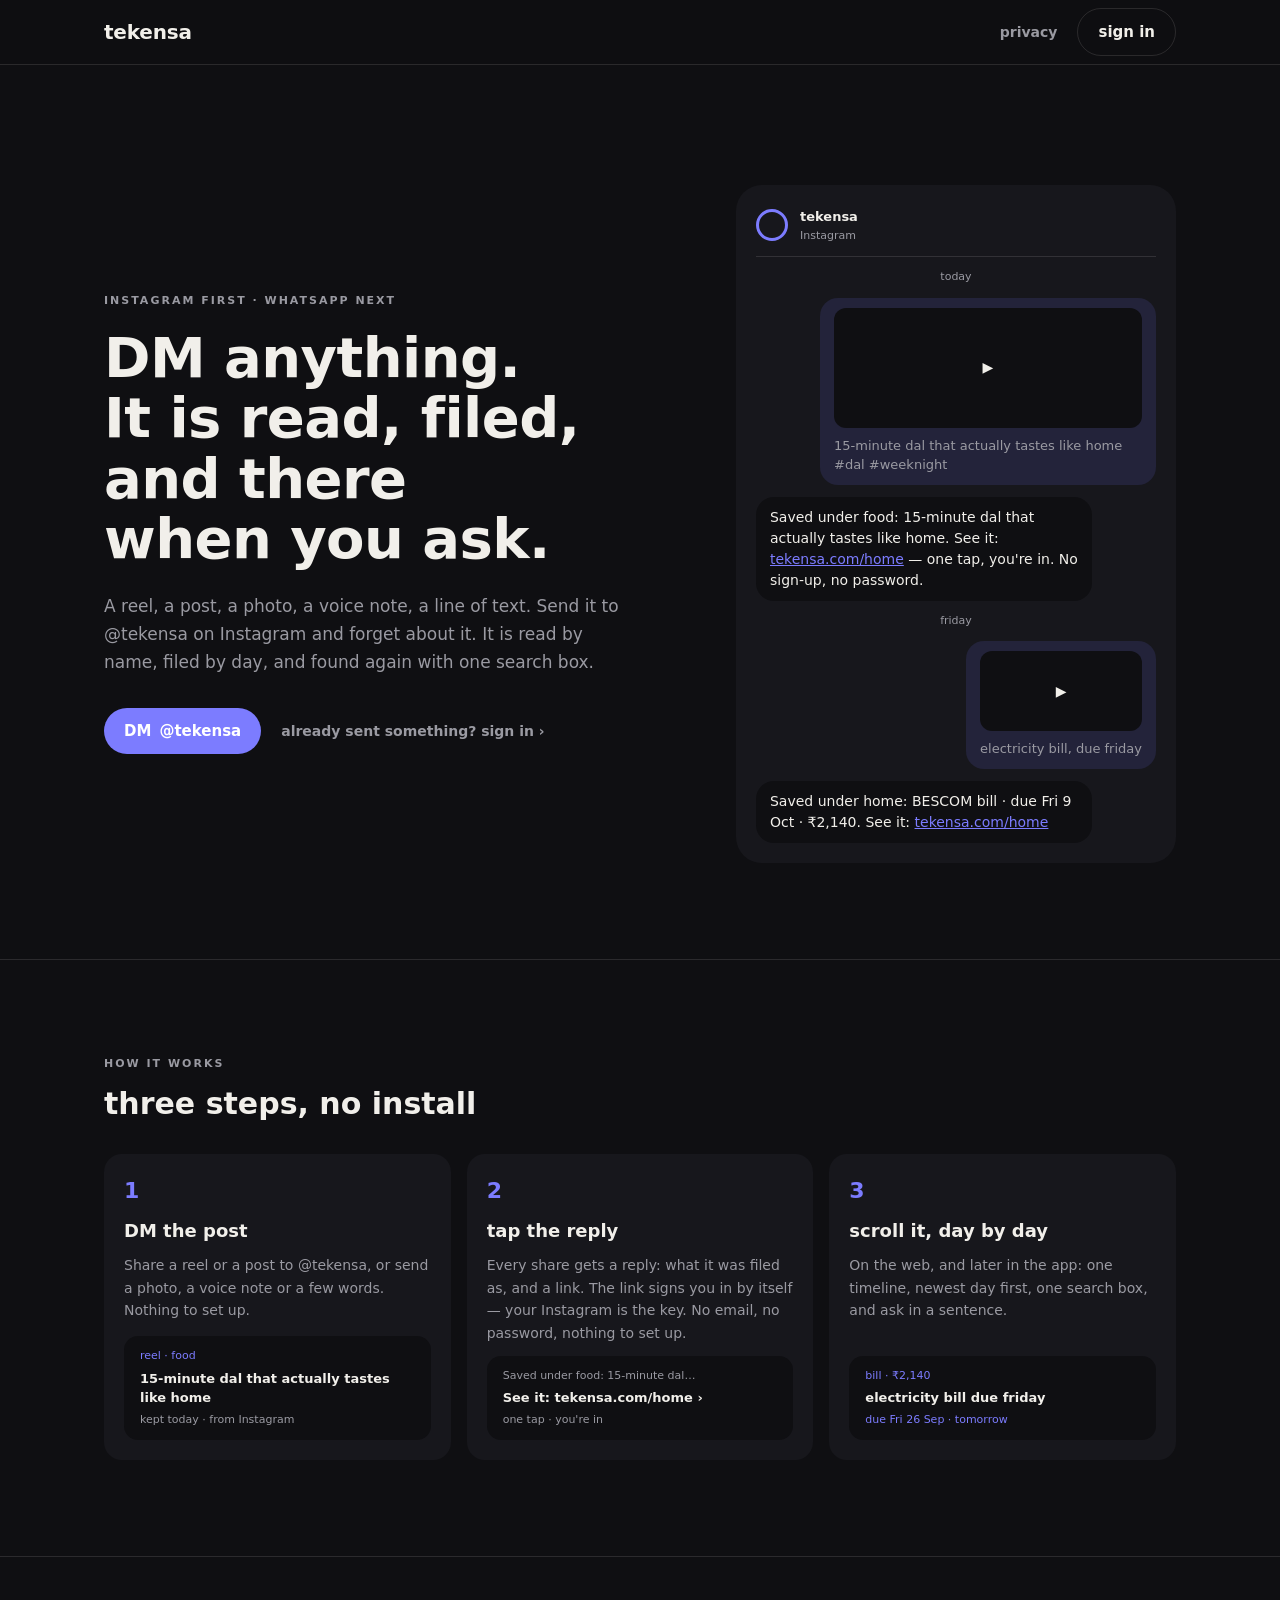
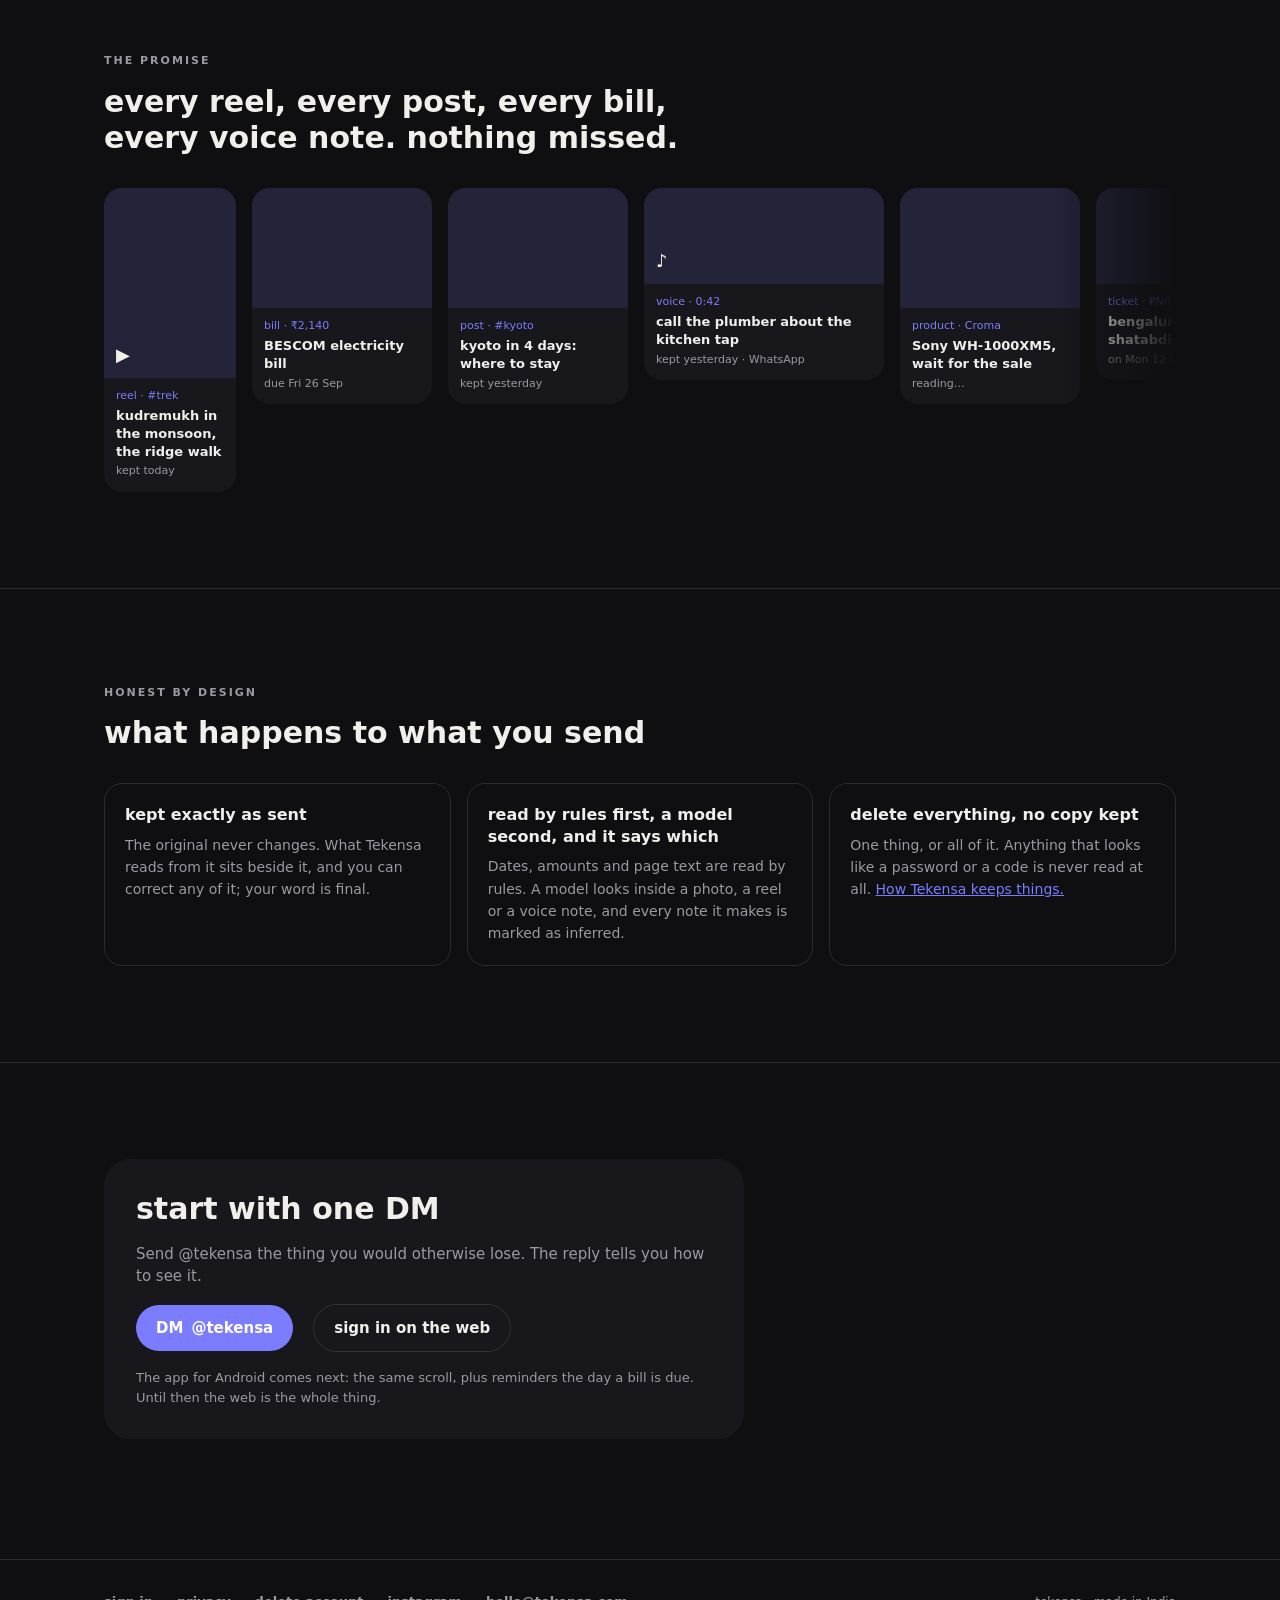
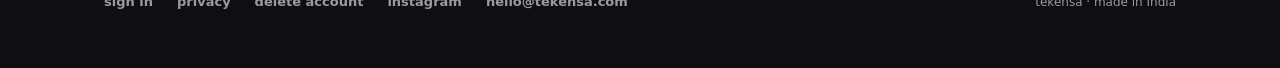
<file: index.html>
<!doctype html>
<html lang="en">
<head>
<meta charset="utf-8">
<meta name="viewport" content="width=device-width, initial-scale=1">
<meta http-equiv="Content-Security-Policy" content="default-src 'self'; script-src 'none'; style-src 'self' 'unsafe-inline' https://fonts.googleapis.com; font-src https://fonts.gstatic.com; img-src 'self' data:; object-src 'none'; base-uri 'self'; form-action 'self'">
<meta name="referrer" content="no-referrer">
<title>tekensa — DM anything. It is read, filed, and there when you ask.</title>
<meta name="description" content="DM a reel, a post, a photo, a voice note or a line of text to @tekensa. It is read, filed by day, and there when you ask.">
<meta property="og:title" content="tekensa — DM anything. It is read, filed, and there when you ask.">
<meta property="og:description" content="DM a reel, a post, a photo, a voice note or a line of text. It is read, filed by day, and there when you ask.">
<meta property="og:type" content="website">
<meta property="og:url" content="https://tekensa.com/">
<meta property="og:image" content="https://tekensa.com/og-image.png">
<meta property="og:image:width" content="1200">
<meta property="og:image:height" content="630">
<meta name="twitter:card" content="summary_large_image">
<meta name="twitter:title" content="tekensa — DM anything. It is read, filed, and there when you ask.">
<meta name="twitter:description" content="DM a reel, a post, a photo, a voice note or a line of text. It is read, filed by day, and there when you ask.">
<meta name="twitter:image" content="https://tekensa.com/og-image.png">
<link rel="canonical" href="https://tekensa.com/">
<meta name="theme-color" content="#0F0F12">
<link rel="icon" href="/favicon.svg" type="image/svg+xml">
<link rel="preconnect" href="https://fonts.googleapis.com">
<link rel="preconnect" href="https://fonts.gstatic.com" crossorigin>
<link href="https://fonts.googleapis.com/css2?family=Unbounded:wght@700;900&family=Inter:wght@400;500;600;700&display=swap" rel="stylesheet">
<style>
  /* Tekensa's design system, 2026-09-25: dark ground, one accent, Unbounded for the voice, Inter for the rest.
     Every colour is a token; labels lowercase, sentences capitalised. */
  :root {
    --ground: #0F0F12; --surface: #17171C; --hairline: rgba(241,239,234,0.12);
    --ink: #F1EFEA; --ink-dim: #9A9AA2; --accent: #7C7CFF; --accent-dim: #23233A; --on-accent: #FFFFFF;
    --voice: "Unbounded", system-ui, sans-serif; --chrome: "Inter", system-ui, -apple-system, "Segoe UI", sans-serif;
    --space-hair: 4px; --space-tight: 8px; --space-snug: 12px; --space-base: 16px; --space-roomy: 20px; --space-wide: 24px; --space-section: 32px;
    --radius-input: 14px; --radius-card: 18px; --radius-sheet: 26px; --radius-pill: 999px;
  }
  * { box-sizing: border-box; -webkit-tap-highlight-color: transparent; }
  html { color-scheme: dark; scroll-behavior: smooth; }
  body { margin: 0; background: var(--ground); color: var(--ink); font-family: var(--chrome); font-size: 15px; line-height: 1.5; -webkit-font-smoothing: antialiased; }
  a { color: var(--accent); }
  .wrap { max-width: 1120px; margin: 0 auto; padding: 0 var(--space-wide); }
  .voice { font-family: var(--voice); font-weight: 700; }
  .wordmark { font-family: var(--voice); font-weight: 900; font-size: 20px; color: var(--ink); text-decoration: none; letter-spacing: -0.01em; }
  .eyebrow { font-size: 11px; font-weight: 700; letter-spacing: 2px; text-transform: uppercase; color: var(--ink-dim); margin: 0; }
  .pill { display: inline-flex; align-items: center; gap: var(--space-tight); border-radius: var(--radius-pill); padding: 12px 20px; font-size: 15px; font-weight: 600; text-decoration: none; white-space: nowrap; min-height: 44px; }
  .pill.accent { background: var(--accent); color: var(--on-accent); }
  .pill.accent:hover { background: #8F8FFF; }
  .pill.quiet { border: 1px solid var(--hairline); color: var(--ink); }
  .pill.quiet:hover { border-color: var(--ink-dim); }
  .link-quiet { color: var(--ink-dim); text-decoration: none; font-weight: 600; font-size: 14px; }
  .link-quiet:hover { color: var(--ink); }

  nav.top { position: sticky; top: 0; z-index: 20; background: rgba(15,15,18,0.88); backdrop-filter: blur(12px); border-bottom: 1px solid var(--hairline); }
  nav.top .wrap { display: flex; align-items: center; justify-content: space-between; height: 64px; }
  nav.top .right { display: flex; align-items: center; gap: var(--space-roomy); }

  header.hero { padding: 120px 0 96px; }
  header.hero .wrap { display: grid; grid-template-columns: 1.05fr 0.95fr; gap: 56px; align-items: center; }
  h1.headline { font-family: var(--voice); font-weight: 700; font-size: clamp(34px, 4.4vw, 56px); line-height: 1.08; letter-spacing: -0.01em; margin: 18px 0 22px; text-wrap: balance; }
  p.sub { color: var(--ink-dim); font-size: 17px; line-height: 1.65; max-width: 520px; margin: 0 0 var(--space-section); }
  .hero-cta { display: flex; gap: var(--space-roomy); align-items: center; flex-wrap: wrap; }
  .hero-cta .handle { font-family: var(--voice); font-weight: 700; }

  /* the DM, drawn from the real reply */
  .thread { background: var(--surface); border-radius: var(--radius-sheet); padding: var(--space-roomy); display: flex; flex-direction: column; gap: var(--space-snug); max-width: 440px; margin-left: auto; }
  .thread .who { display: flex; align-items: center; gap: var(--space-snug); padding-bottom: var(--space-snug); border-bottom: 1px solid var(--hairline); }
  .thread .who .av { width: 32px; height: 32px; border-radius: var(--radius-pill); border: 3px solid var(--accent); }
  .thread .who b { font-family: var(--voice); font-weight: 700; font-size: 13px; }
  .thread .who small { color: var(--ink-dim); font-size: 11px; display: block; }
  .bub { max-width: 84%; border-radius: var(--radius-card); padding: 10px 14px; font-size: 14px; line-height: 1.5; }
  .bub.me { align-self: flex-end; background: var(--accent-dim); }
  .bub.me .reel { height: 120px; min-width: 150px; border-radius: 12px; background: var(--ground); display: grid; place-items: center; margin-bottom: 8px; color: var(--ink); }
  .bub.me .cap { color: var(--ink-dim); font-size: 13px; }
  .bub.them { align-self: flex-start; background: var(--ground); }
  .bub.them a { color: var(--accent); }
  .thread .day { align-self: center; font-size: 11px; color: var(--ink-dim); }

  section.how { padding: 96px 0; border-top: 1px solid var(--hairline); }
  h2.section-title { font-family: var(--voice); font-weight: 700; font-size: clamp(24px, 3vw, 30px); line-height: 1.2; margin: 14px 0 var(--space-section); text-wrap: balance; }
  .steps { display: grid; grid-template-columns: repeat(3, 1fr); gap: var(--space-base); }
  .step { background: var(--surface); border-radius: var(--radius-card); padding: var(--space-roomy); display: flex; flex-direction: column; gap: var(--space-snug); min-height: 300px; }
  .step .n { font-family: var(--voice); font-weight: 700; font-size: 22px; color: var(--accent); }
  .step h3 { font-family: var(--voice); font-weight: 700; font-size: 18px; margin: 0; line-height: 1.3; }
  .step p { margin: 0; color: var(--ink-dim); font-size: 14px; line-height: 1.6; }
  .step .screen { margin-top: auto; background: var(--ground); border-radius: var(--radius-input); padding: var(--space-snug) var(--space-base); display: flex; flex-direction: column; gap: 4px; font-size: 12px; }
  .step .screen .k { color: var(--accent); font-weight: 500; font-size: 11px; }
  .step .screen .t { font-family: var(--voice); font-weight: 700; font-size: 13px; }
  .step .screen .s { color: var(--ink-dim); font-size: 11px; }
  .step .screen .d { color: var(--accent); font-size: 11px; font-weight: 500; }
  .step .screen .code { display: flex; gap: 4px; margin-top: 4px; }
  .step .screen .code i { font-style: normal; font-family: var(--voice); font-weight: 700; font-size: 14px; width: 22px; height: 28px; border-radius: 8px; background: var(--surface); display: grid; place-items: center; }

  section.promise { padding: 96px 0; border-top: 1px solid var(--hairline); }
  .rail { display: flex; gap: var(--space-base); overflow: hidden; margin-top: var(--space-wide); align-items: flex-start; }
  .card { flex-shrink: 0; background: var(--surface); border-radius: var(--radius-card); overflow: hidden; display: flex; flex-direction: column; }
  .card .art { background: var(--accent-dim); position: relative; }
  .card .art span { position: absolute; left: 12px; bottom: 10px; font-size: 18px; }
  .card .body { padding: 10px 12px 12px; display: flex; flex-direction: column; gap: 3px; }
  .card .k { color: var(--accent); font-size: 11px; font-weight: 500; }
  .card .t { font-family: var(--voice); font-weight: 700; font-size: 13px; line-height: 1.35; }
  .card .s { color: var(--ink-dim); font-size: 11px; }
  .card.v { width: 132px; } .card.v .art { height: 190px; }
  .card.s { width: 180px; } .card.s .art { height: 120px; }
  .card.w { width: 240px; } .card.w .art { height: 96px; }
  .fade { position: relative; }
  .fade::after { content: ""; position: absolute; top: 0; right: 0; bottom: 0; width: 120px; background: linear-gradient(90deg, rgba(15,15,18,0), var(--ground)); pointer-events: none; }

  section.honest { padding: 96px 0; border-top: 1px solid var(--hairline); }
  .rows { display: grid; grid-template-columns: repeat(3, 1fr); gap: var(--space-base); }
  .row { border: 1px solid var(--hairline); border-radius: var(--radius-card); padding: var(--space-roomy); display: flex; flex-direction: column; gap: var(--space-tight); }
  .row h3 { font-family: var(--voice); font-weight: 700; font-size: 16px; margin: 0; line-height: 1.35; }
  .row p { margin: 0; color: var(--ink-dim); font-size: 14px; line-height: 1.6; }

  section.cta { padding: 96px 0 120px; border-top: 1px solid var(--hairline); }
  section.cta .box { background: var(--surface); border-radius: var(--radius-sheet); padding: var(--space-section); display: flex; flex-direction: column; gap: var(--space-base); max-width: 640px; }
  section.cta p { margin: 0; color: var(--ink-dim); }
  section.cta .fine { font-size: 13px; }

  footer { border-top: 1px solid var(--hairline); padding: var(--space-section) 0 56px; }
  footer .wrap { display: flex; justify-content: space-between; align-items: center; gap: var(--space-wide); flex-wrap: wrap; }
  footer .links { display: flex; gap: var(--space-wide); flex-wrap: wrap; }
  footer a.flink { color: var(--ink-dim); text-decoration: none; font-size: 13px; font-weight: 600; }
  footer a.flink:hover { color: var(--ink); }
  footer .fine { color: var(--ink-dim); font-size: 12px; }

  @media (max-width: 860px) {
    header.hero { padding: 72px 0 64px; }
    header.hero .wrap { grid-template-columns: 1fr; gap: 40px; }
    .thread { margin-left: 0; max-width: none; }
    .steps, .rows { grid-template-columns: 1fr; }
    .step { min-height: 0; }
    nav.top .right .link-quiet { display: none; }
  }
  @media (prefers-reduced-motion: reduce) { html { scroll-behavior: auto; } }
</style>
</head>
<body>

<nav class="top">
  <div class="wrap">
    <a class="wordmark" href="#top">tekensa</a>
    <div class="right">
      <a class="link-quiet" href="/privacy/">privacy</a>
      <a class="pill quiet" href="/login/">sign in</a>
    </div>
  </div>
</nav>

<header class="hero" id="top">
  <div class="wrap">
    <div>
      <p class="eyebrow">instagram first · whatsapp next</p>
      <h1 class="headline">DM anything. It is read, filed, and there when you ask.</h1>
      <p class="sub">A reel, a post, a photo, a voice note, a line of text. Send it to @tekensa on Instagram and forget about it. It is read by name, filed by day, and found again with one search box.</p>
      <div class="hero-cta">
        <a class="pill accent" href="https://instagram.com/tekensa" target="_blank" rel="noopener">DM <span class="handle">@tekensa</span></a>
        <a class="link-quiet" href="/login/">already sent something? sign in ›</a>
      </div>
    </div>
    <div class="thread" aria-label="what the DM looks like">
      <div class="who"><div class="av"></div><div><b>tekensa</b><small>Instagram</small></div></div>
      <div class="day">today</div>
      <div class="bub me"><div class="reel">▶</div><div class="cap">15-minute dal that actually tastes like home #dal #weeknight</div></div>
      <div class="bub them">Saved under food: 15-minute dal that actually tastes like home. See it: <a href="/home/">tekensa.com/home</a> — one tap, you're in. No sign-up, no password.</div>
      <div class="day">friday</div>
      <div class="bub me"><div class="reel" style="height:80px">▶</div><div class="cap">electricity bill, due friday</div></div>
      <div class="bub them">Saved under home: BESCOM bill · due Fri 9 Oct · ₹2,140. See it: <a href="/home/">tekensa.com/home</a></div>
    </div>
  </div>
</header>

<section class="how" id="how">
  <div class="wrap">
    <p class="eyebrow">how it works</p>
    <h2 class="section-title">three steps, no install</h2>
    <div class="steps">
      <div class="step">
        <div class="n">1</div>
        <h3>DM the post</h3>
        <p>Share a reel or a post to @tekensa, or send a photo, a voice note or a few words. Nothing to set up.</p>
        <div class="screen"><span class="k">reel · food</span><span class="t">15-minute dal that actually tastes like home</span><span class="s">kept today · from Instagram</span></div>
      </div>
      <div class="step">
        <div class="n">2</div>
        <h3>tap the reply</h3>
        <p>Every share gets a reply: what it was filed as, and a link. The link signs you in by itself — your Instagram is the key. No email, no password, nothing to set up.</p>
        <div class="screen"><span class="s">Saved under food: 15-minute dal…</span><span class="t">See it: tekensa.com/home ›</span><span class="s">one tap · you're in</span></div>
      </div>
      <div class="step">
        <div class="n">3</div>
        <h3>scroll it, day by day</h3>
        <p>On the web, and later in the app: one timeline, newest day first, one search box, and ask in a sentence.</p>
        <div class="screen"><span class="k">bill · ₹2,140</span><span class="t">electricity bill due friday</span><span class="d">due Fri 26 Sep · tomorrow</span></div>
      </div>
    </div>
  </div>
</section>

<section class="promise">
  <div class="wrap">
    <p class="eyebrow">the promise</p>
    <h2 class="section-title">every reel, every post, every bill, every voice note. nothing missed.</h2>
    <div class="rail fade" aria-hidden="true">
      <div class="card v"><div class="art"><span>▶</span></div><div class="body"><span class="k">reel · #trek</span><span class="t">kudremukh in the monsoon, the ridge walk</span><span class="s">kept today</span></div></div>
      <div class="card s"><div class="art"></div><div class="body"><span class="k">bill · ₹2,140</span><span class="t">BESCOM electricity bill</span><span class="s">due Fri 26 Sep</span></div></div>
      <div class="card s"><div class="art"></div><div class="body"><span class="k">post · #kyoto</span><span class="t">kyoto in 4 days: where to stay</span><span class="s">kept yesterday</span></div></div>
      <div class="card w"><div class="art"><span>♪</span></div><div class="body"><span class="k">voice · 0:42</span><span class="t">call the plumber about the kitchen tap</span><span class="s">kept yesterday · WhatsApp</span></div></div>
      <div class="card s"><div class="art"></div><div class="body"><span class="k">product · Croma</span><span class="t">Sony WH-1000XM5, wait for the sale</span><span class="s">reading…</span></div></div>
      <div class="card w"><div class="art"></div><div class="body"><span class="k">ticket · PNR 4X8…</span><span class="t">bengaluru to chennai, shatabdi</span><span class="s">on Mon 12 Oct 19:00</span></div></div>
      <div class="card v"><div class="art"><span>▶</span></div><div class="body"><span class="k">reel · #hampi</span><span class="t">hampi by cycle, two days</span><span class="s">kept Mon</span></div></div>
    </div>
  </div>
</section>

<section class="honest">
  <div class="wrap">
    <p class="eyebrow">honest by design</p>
    <h2 class="section-title">what happens to what you send</h2>
    <div class="rows">
      <div class="row"><h3>kept exactly as sent</h3><p>The original never changes. What Tekensa reads from it sits beside it, and you can correct any of it; your word is final.</p></div>
      <div class="row"><h3>read by rules first, a model second, and it says which</h3><p>Dates, amounts and page text are read by rules. A model looks inside a photo, a reel or a voice note, and every note it makes is marked as inferred.</p></div>
      <div class="row"><h3>delete everything, no copy kept</h3><p>One thing, or all of it. Anything that looks like a password or a code is never read at all. <a href="/privacy/">How Tekensa keeps things.</a></p></div>
    </div>
  </div>
</section>

<section class="cta">
  <div class="wrap">
    <div class="box">
      <h2 class="section-title" style="margin: 0;">start with one DM</h2>
      <p>Send @tekensa the thing you would otherwise lose. The reply tells you how to see it.</p>
      <div class="hero-cta">
        <a class="pill accent" href="https://instagram.com/tekensa" target="_blank" rel="noopener">DM <span class="handle">@tekensa</span></a>
        <a class="pill quiet" href="/login/">sign in on the web</a>
      </div>
      <p class="fine">The app for Android comes next: the same scroll, plus reminders the day a bill is due. Until then the web is the whole thing.</p>
    </div>
  </div>
</section>

<footer>
  <div class="wrap">
    <div class="links">
      <a class="flink" href="/login/">sign in</a>
      <a class="flink" href="/privacy/">privacy</a>
      <a class="flink" href="/delete-account/">delete account</a>
      <a class="flink" href="https://instagram.com/tekensa" target="_blank" rel="noopener">instagram</a>
      <a class="flink" href="mailto:hello@tekensa.com">hello@tekensa.com</a>
    </div>
    <span class="fine">tekensa · made in India</span>
  </div>
</footer>

</body>
</html>
</file>
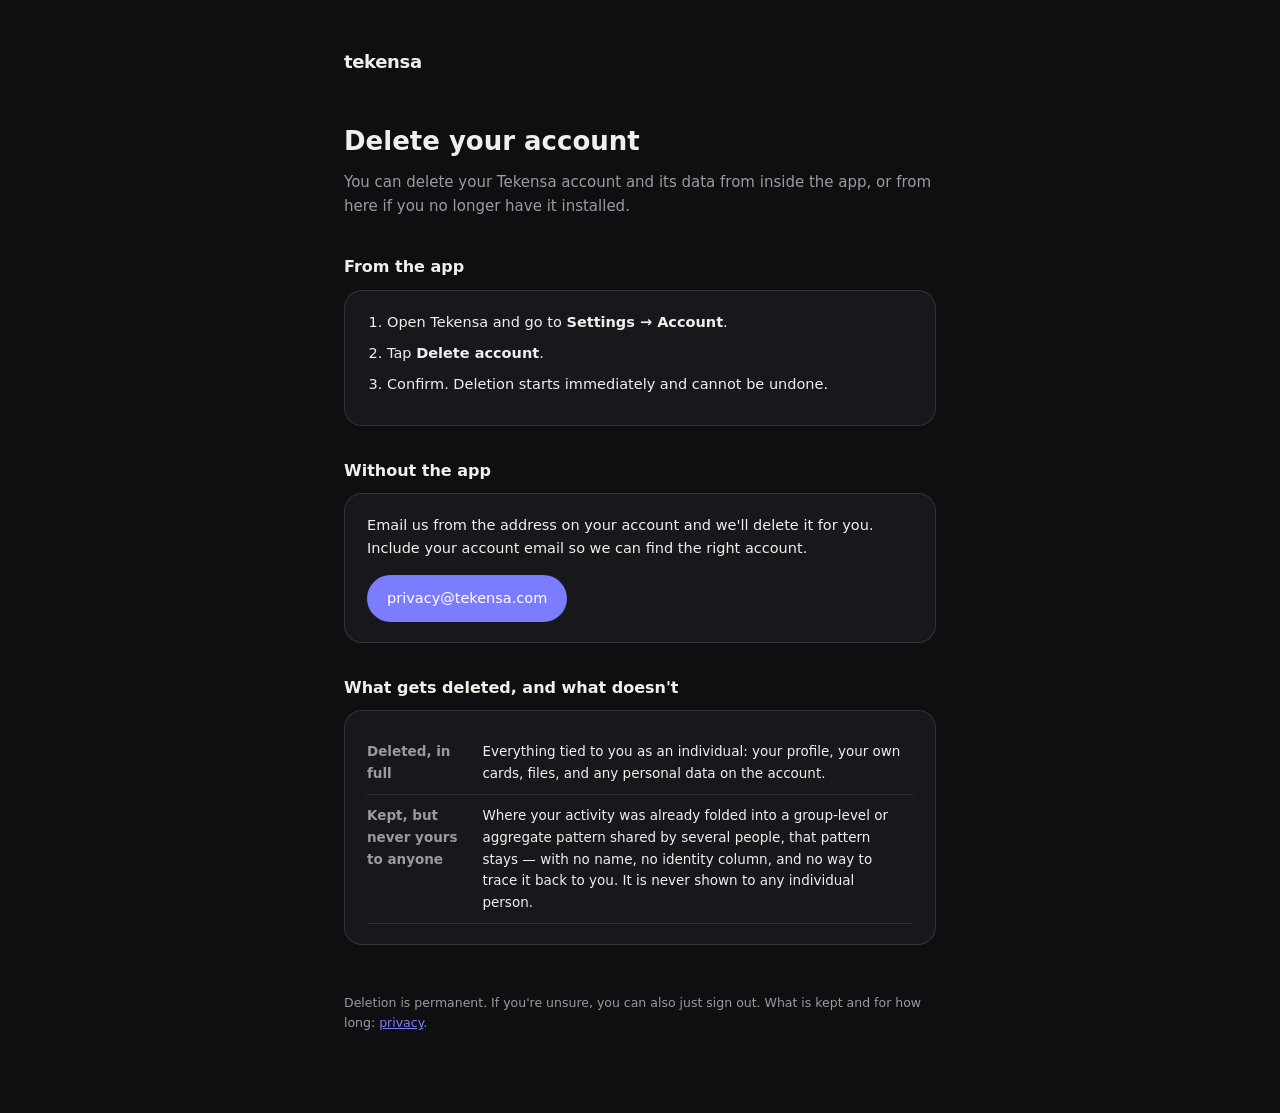
<file: delete-account/index.html>
<!doctype html>
<html lang="en">
<head>
<meta charset="utf-8">
<meta name="viewport" content="width=device-width, initial-scale=1">
<meta http-equiv="Content-Security-Policy" content="default-src 'self'; script-src 'none'; style-src 'self' 'unsafe-inline' https://fonts.googleapis.com; font-src https://fonts.gstatic.com; img-src 'self' data:; object-src 'none'; base-uri 'self'; form-action 'self'">
<meta name="referrer" content="no-referrer">
<title>Delete your Tekensa account</title>
<meta name="description" content="How to delete your Tekensa account and data, from inside the app or by email.">
<link rel="canonical" href="https://tekensa.com/delete-account/">
<link rel="preconnect" href="https://fonts.googleapis.com">
<link rel="preconnect" href="https://fonts.gstatic.com" crossorigin>
<link href="https://fonts.googleapis.com/css2?family=Unbounded:wght@700;900&family=Inter:wght@400;500;600;700&display=swap" rel="stylesheet">
<style>
  :root {
    --ink: #F1EFEA; --paper: #0F0F12; --card: #17171C; --surface: #17171C; --muted: #9A9AA2; --line: rgba(241,239,234,0.12);
    --accent: #7C7CFF; --on-accent: #FFFFFF;
    --font-sans: "Inter", system-ui, sans-serif; --font-voice: "Unbounded", system-ui, sans-serif;
  }
  html { color-scheme: dark; }
  h1, h2, .wordmark { font-family: var(--font-voice); font-weight: 700; }
  .wordmark { font-weight: 900; }
  a { color: var(--accent); }
  * { box-sizing: border-box; }
  body {
    margin: 0;
    background: var(--paper);
    color: var(--ink);
    font-family: var(--font-sans);
    line-height: 1.6;
  }
  .wrap { max-width: 640px; margin: 0 auto; padding: 48px 24px 80px; }
  .wordmark {
    font-weight: 600;
    font-size: 18px;
    letter-spacing: -0.02em;
    color: var(--ink);
    margin: 0 0 44px;
  }
  h1 { font-size: 26px; margin: 0 0 8px; text-wrap: balance; font-weight: 600; }
  p.lead { color: var(--muted); font-size: 15px; margin: 0 0 36px; }
  section { margin-bottom: 32px; }
  h2 { font-size: 16px; margin: 0 0 10px; font-weight: 600; }
  ol, ul { margin: 0; padding-left: 20px; }
  li { margin-bottom: 8px; font-size: 14.5px; }
  .card {
    background: var(--card);
    border: 1px solid var(--line);
    border-radius: 18px;
    padding: 20px 22px;
  }
  table { width: 100%; border-collapse: collapse; font-size: 13.5px; }
  th, td { text-align: left; padding: 10px 10px 10px 0; border-bottom: 1px solid var(--line); vertical-align: top; }
  th { color: var(--muted); font-weight: 600; }
  .cta {
    display: inline-block;
    background: var(--accent);
    color: var(--on-accent);
    text-decoration: none;
    font-weight: 500;
    font-size: 14.5px;
    padding: 12px 20px;
    border-radius: 999px;
  }
  footer { margin-top: 48px; font-size: 12.5px; color: var(--muted); }
</style>
</head>
<body>
<div class="wrap">
  <p class="wordmark">tekensa</p>
  <h1>Delete your account</h1>
  <p class="lead">You can delete your Tekensa account and its data from inside the app, or from
    here if you no longer have it installed.</p>

  <section>
    <h2>From the app</h2>
    <div class="card">
      <ol>
        <li>Open Tekensa and go to <strong>Settings → Account</strong>.</li>
        <li>Tap <strong>Delete account</strong>.</li>
        <li>Confirm. Deletion starts immediately and cannot be undone.</li>
      </ol>
    </div>
  </section>

  <section>
    <h2>Without the app</h2>
    <div class="card">
      <p style="margin:0 0 14px; font-size: 14.5px;">Email us from the address on your account and
        we'll delete it for you. Include your account email so we can find the right account.</p>
      <a class="cta" href="mailto:privacy@tekensa.com?subject=Delete%20my%20Tekensa%20account">
        privacy@tekensa.com
      </a>
    </div>
  </section>

  <section>
    <h2>What gets deleted, and what doesn't</h2>
    <div class="card">
      <table>
        <tr><th>Deleted, in full</th><td>Everything tied to you as an individual: your profile,
          your own cards, files, and any personal data on the account.</td></tr>
        <tr><th>Kept, but never yours to anyone</th><td>Where your activity was already folded
          into a group-level or aggregate pattern shared by several people, that pattern stays —
          with no name, no identity column, and no way to trace it back to you. It is never shown
          to any individual person.</td></tr>
      </table>
    </div>
  </section>

  <footer>
    Deletion is permanent. If you're unsure, you can also just sign out. What is kept and for how long: <a href="/privacy/">privacy</a>.
  </footer>
</div>
</body>
</html>
</file>
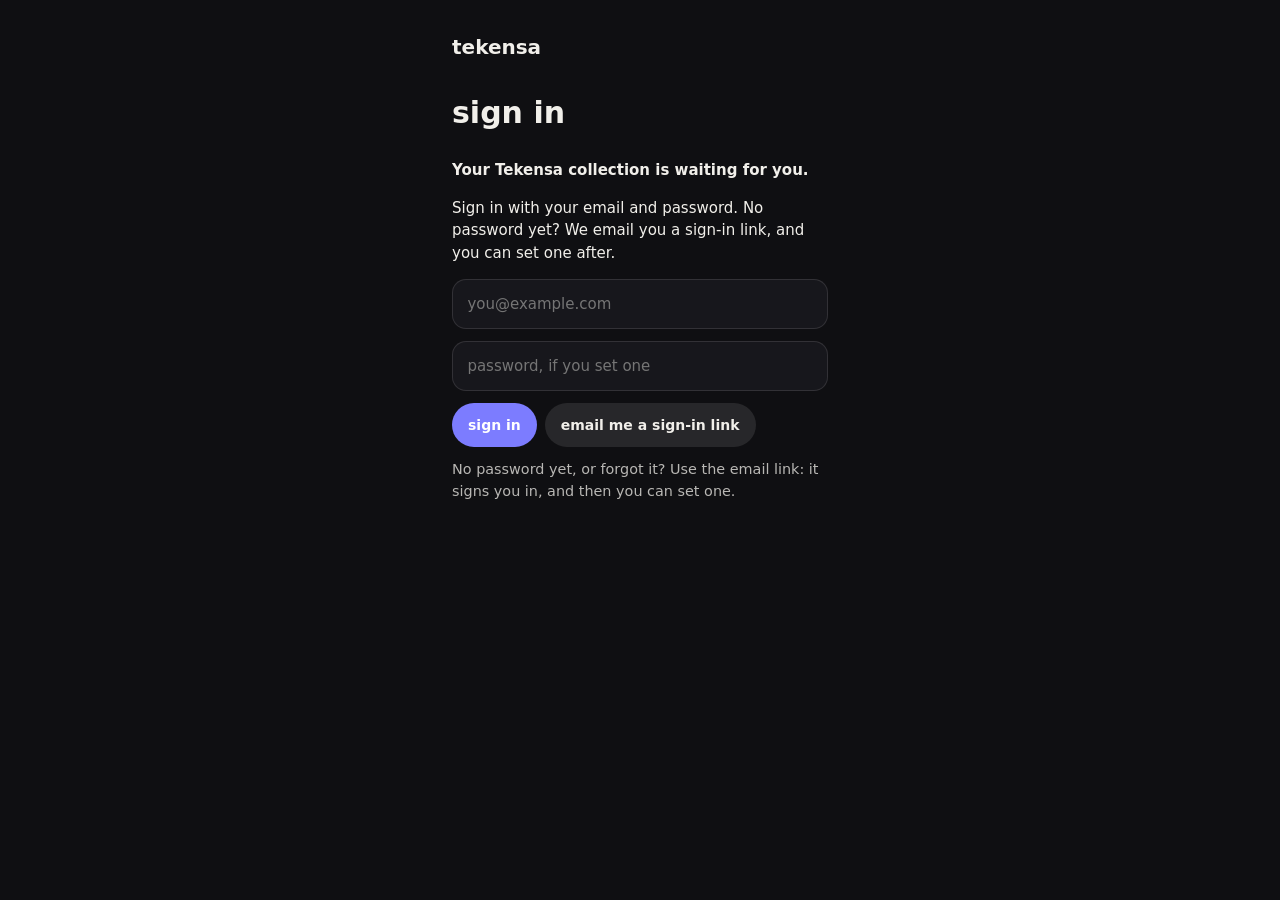
<file: home/index.html>
<!doctype html>
<html lang="en">
<head>
<meta charset="utf-8">
<meta name="robots" content="noindex, nofollow">
<meta http-equiv="Content-Security-Policy" content="default-src 'self'; script-src 'self'; style-src 'self' 'unsafe-inline' https://fonts.googleapis.com; font-src https://fonts.gstatic.com; img-src 'self' data: blob: https:; media-src 'self' blob: https://mahlfdtxrnrrqgyhzjhs.supabase.co; connect-src https://mahlfdtxrnrrqgyhzjhs.supabase.co; frame-src https://mahlfdtxrnrrqgyhzjhs.supabase.co; object-src 'none'; base-uri 'self'; form-action 'self'; upgrade-insecure-requests">
<meta name="referrer" content="no-referrer">
<meta name="viewport" content="width=device-width, initial-scale=1">
<title>tekensa · your things, day by day</title>
<link rel="stylesheet" href="https://fonts.googleapis.com/css2?family=Unbounded:wght@700;900&family=Inter:wght@400;500;600;700&family=Newsreader:ital,opsz,wght@0,6..72,500;0,6..72,600;1,6..72,600;1,6..72,700&display=swap">
<!-- versioned so a browser (or Meta's fetcher) never runs last week's board against today's rows; bump on every publish -->
<link rel="stylesheet" href="styles.css?v=20261111a">
<style>
/* page-only additions over the shared design system */
.signin{max-width:440px;margin:60px auto;display:flex;flex-direction:column;gap:14px}
.signin h1{font-family:var(--serif);font-weight:400;font-size:40px;line-height:1.05;margin:0}
.signin p{color:var(--ink2);margin:0}
.signin input{background:var(--surf);border:1px solid var(--line2);border-radius:12px;color:var(--ink);padding:14px 16px;font:inherit;font-size:17px}
.signin .row{display:flex;gap:8px;flex-wrap:wrap}
.signin .fine{font-family:var(--mono);font-size:11px;color:var(--mute);line-height:1.6}
.signin details summary{color:var(--mute);font-size:12px;cursor:pointer}
.status-pill{display:inline-flex;align-items:center;gap:6px;font-family:var(--mono);font-size:10.5px;letter-spacing:.08em;text-transform:uppercase;color:var(--mute)}
.status-pill i{width:7px;height:7px;border-radius:50%;background:var(--accent);animation:pulse 1.2s infinite}
.err{color:#EF8A7E;font-size:13px}
.thumb{width:100%;height:100%;object-fit:cover;position:absolute;inset:0}
.sheet .hero img.thumb{position:static;border-radius:14px;max-height:360px;width:auto;max-width:100%}
.orig audio,.orig video{width:100%;margin-top:8px}
.empty-rail{color:var(--mute);font-size:14px;padding:20px 0}
</style>
</head>
<body>
<header class="top">
  <a class="wordmark" href="#/home"><b>tekensa</b></a>
  <div class="askfield" id="askfield" role="button" tabindex="0" aria-label="Ask">
    <svg width="16" height="16" viewBox="0 0 24 24" fill="none" stroke="currentColor" stroke-width="2"><circle cx="11" cy="11" r="7"/><path d="m20 20-3.5-3.5"/></svg>
    <span>Ask anything you've sent…</span><span class="k">⌘K</span>
  </div>
  <nav class="topnav">
    <a href="#/home" data-nav="home">home</a>
    <a href="#/lists" data-nav="lists">lists</a>
    <a href="#/spaces" data-nav="spaces">spaces</a>
  </nav>
  <button class="addbtn" id="addbtn">+ add</button>
  <a href="#/you" class="avatar" id="avatar" aria-label="You">·</a>
</header>

<main>

  <section class="view" id="v-home">
    <div class="greet"><div><h1 id="greet"></h1><p id="greetsub"></p></div>
      <div class="layouts" role="tablist"><button data-layout="board" class="on">board</button><button data-layout="rails">rails</button></div></div>
    <div id="home-body"></div>
  </section>

  <section class="view" id="v-lists">
    <div class="page-h"><div><h1>your lists</h1><p id="lists-sub"></p></div></div>
    <div id="lists-body"></div>
  </section>

  <section class="view" id="v-days">
    <div class="page-h"><div><h1>yours</h1><p id="days-sub"></p></div></div>
    <div id="days-body"></div>
  </section>

  <section class="view" id="v-list">
    <a class="back" href="#/home">← Home</a>
    <div class="page-h"><div><h1 id="list-title"></h1><p id="list-sub"></p></div></div>
    <div id="list-body"></div>
  </section>

  <section class="view" id="v-spaces">
    <div class="page-h"><div><h1>Your Spaces</h1><p>Places you arrange things on purpose. Everything else, Tekensa keeps organised for you.</p></div></div>
    <div class="spaces" id="spaces-grid"></div>
    <div class="rail" style="margin-top:40px"><div class="rail-h"><h2>Not in any Space yet</h2><span class="why">drag one onto a Space above if you want to</span></div><div class="track" id="spaces-pool"></div></div>
  </section>

  <section class="view" id="v-space">
    <a class="back" href="#/spaces">← Spaces</a>
    <div class="page-h"><div><h1 id="space-title"></h1><p id="space-sub"></p></div>
      <div style="margin-left:auto;display:flex;gap:8px"><button class="chip" id="space-rename">rename</button><button class="chip" id="space-delete">delete</button></div></div>
    <div id="space-body"></div>
    <div class="rail" style="margin-top:34px"><div class="rail-h"><h2>Drag anything in from here</h2></div><div class="track" id="space-pool"></div></div>
  </section>

  <section class="view" id="v-you">
    <div class="page-h"><div><h1>you</h1><p id="you-email"></p></div></div>
    <div class="notes">
      <p>Everything you send lands in one collection, kept on Tekensa's server, readable only by you, and deleted when you say so.</p>
      <div class="row" style="display:flex;gap:8px;flex-wrap:wrap"><button class="btn" id="signout">sign out</button></div>
      <div id="you-addemail" hidden>
        <h3 style="margin-top:28px">add your email</h3>
        <p>You are signed in through the link in your DM. Add an email to sign in from another browser or the app too.</p>
        <div class="row" style="display:flex;gap:8px;flex-wrap:wrap"><input id="you-addemail-in" type="email" inputmode="email" autocomplete="email" placeholder="you@example.com" style="flex:1;min-width:200px"><button class="btn" id="you-addemail-go">add email</button></div>
        <p id="you-addemail-msg" role="status" aria-live="polite"></p>
      </div>
      <h3 style="margin-top:28px">password</h3>
      <p>Set one and you can sign in on any browser with your email and password, without waiting for an email. Eight characters or more.</p>
      <div class="row" style="display:flex;gap:8px;flex-wrap:wrap"><input id="you-pass" type="password" autocomplete="new-password" placeholder="choose a password" style="flex:1;min-width:200px"><button class="btn" id="you-pass-go">save password</button></div>
      <p id="you-pass-msg" role="status" aria-live="polite"></p>
      <h3 style="margin-top:28px">delete everything</h3>
      <p>Removes every file, every thing you keep, every Space and your sign-in from Tekensa's server. There is no undo and no copy kept.</p>
      <div class="row" style="display:flex;gap:8px;flex-wrap:wrap"><button class="btn" id="erase-start">delete everything…</button></div>
      <div id="erase-confirm" hidden style="margin-top:10px"><p>Type <b>DELETE EVERYTHING</b> to confirm.</p><div class="row" style="display:flex;gap:8px;flex-wrap:wrap"><input id="erase-words" type="text" autocomplete="off" placeholder="DELETE EVERYTHING" style="flex:1;min-width:200px"><button class="btn" id="erase-go" disabled>delete everything</button><button class="btn" id="erase-cancel">keep my things</button></div><p class="err" id="erase-err"></p></div>
      <h3 style="margin-top:28px">your things, counted</h3>
      <p id="you-audit">Counting…</p>
      <h3 style="margin-top:28px">linked channels</h3>
      <p id="you-channels">Looking…</p>
      <h3 style="margin-top:28px">ways in</h3>
      <p>Web: the <b>+ add</b> button. Instagram: DM anything to the Tekensa account; the reply tells you how to link. WhatsApp: the same, once the number is live.</p>
    </div>
  </section>
</main>

<nav class="bottomnav">
  <a href="#/home" data-nav="home">home</a>
  <a href="#/days" data-nav="days">yours</a>
  <a href="#/lists" data-nav="lists">lists</a>
  <a href="#/spaces" data-nav="spaces">spaces</a>
  <button class="askm" id="askm">ask</button>
  <a href="#/you" data-nav="you">you</a>
</nav>

<div class="dock" id="dock" aria-hidden="true"><span class="lbl">Drop into</span></div>
<div class="scrim" id="scrim"></div>
<div class="sortpop" id="sortpop" role="dialog" aria-label="File it"></div>
<aside class="sheet" id="sheet" aria-label="Item"></aside>

<div class="ask" id="ask" role="dialog" aria-label="Ask">
  <div class="askbox">
    <form id="askform"><svg width="20" height="20" viewBox="0 0 24 24" fill="none" stroke="currentColor" stroke-width="2"><circle cx="11" cy="11" r="7"/><path d="m20 20-3.5-3.5"/></svg><input id="askin" placeholder="search or ask about anything you've sent…" autocomplete="off" type="search" enterkeyhint="search"><button class="go" type="submit">ask</button><button type="button" id="askx" aria-label="Close" style="color:var(--mute)">✕</button></form>
    <div class="askchips" id="askchips" aria-label="Filters"></div>
    <div class="askbody" id="askbody"></div>
  </div>
</div>

<div class="upload" id="upload" role="dialog" aria-label="Add something"></div>
<div class="toast" id="toast"></div>

<script src="vendor/supabase-2.116.0.js"></script>
<script src="config.js"></script>
<script src="types.js?v=20261109g"></script>
<script src="when.js?v=20261109g"></script>
<script src="app.js?v=20261111a"></script>
</body>
</html>
</file>
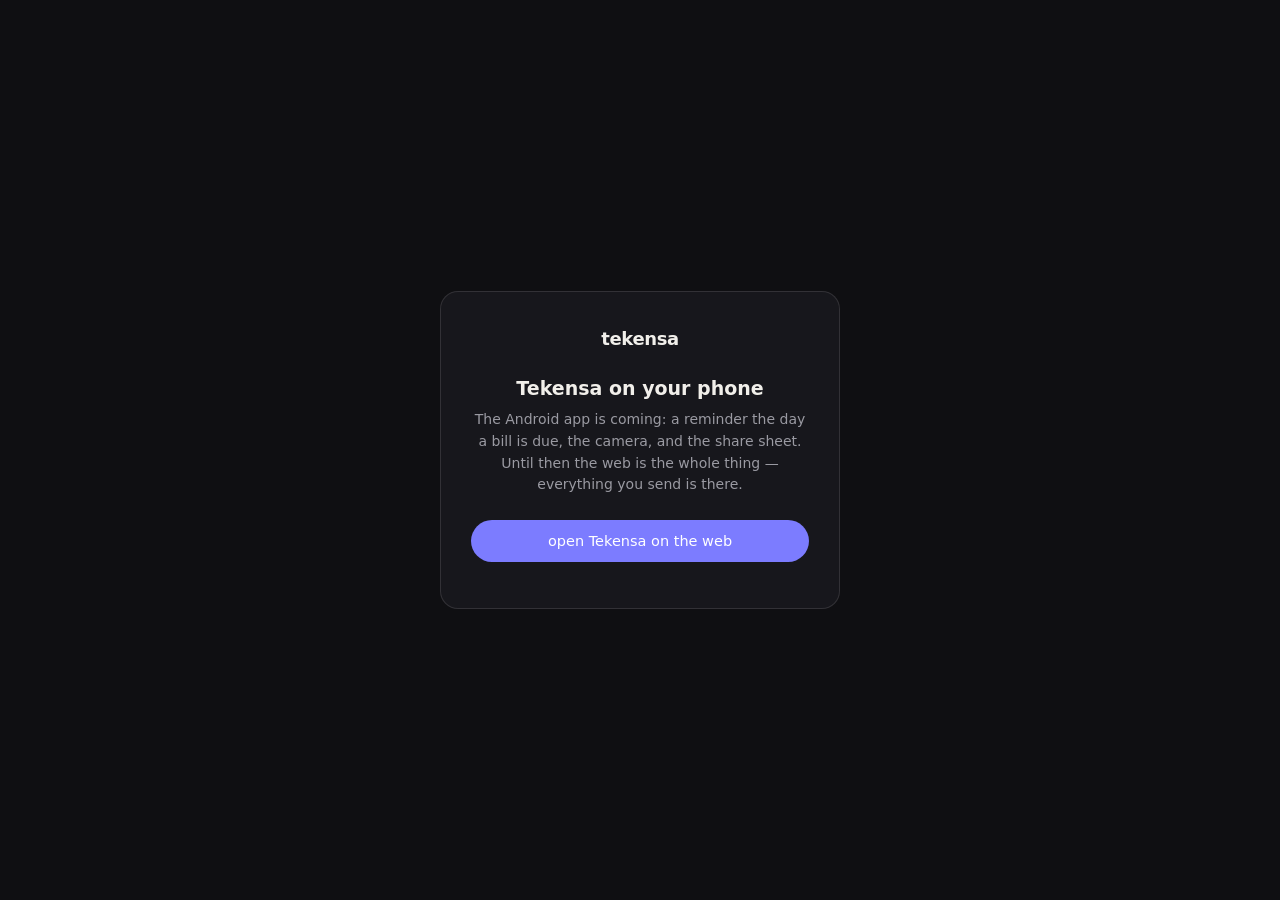
<file: join/index.html>
<!doctype html>
<html lang="en">
<head>
<meta charset="utf-8">
<meta name="viewport" content="width=device-width, initial-scale=1">
<meta http-equiv="Content-Security-Policy" content="default-src 'self'; script-src 'self'; style-src 'self' 'unsafe-inline' https://fonts.googleapis.com; font-src https://fonts.gstatic.com; img-src 'self' data:; object-src 'none'; base-uri 'self'; form-action 'self'">
<meta name="referrer" content="no-referrer">
<title>Join on Tekensa</title>
<meta name="robots" content="noindex">
<link rel="canonical" href="https://tekensa.com/join/">
<link rel="preconnect" href="https://fonts.googleapis.com">
<link rel="preconnect" href="https://fonts.gstatic.com" crossorigin>
<link href="https://fonts.googleapis.com/css2?family=Unbounded:wght@700;900&family=Inter:wght@400;500;600;700&display=swap" rel="stylesheet">
<style>
  :root {
    --ink: #F1EFEA; --paper: #0F0F12; --card: #17171C; --surface: #17171C; --muted: #9A9AA2; --line: rgba(241,239,234,0.12);
    --accent: #7C7CFF; --on-accent: #FFFFFF;
    --font-sans: "Inter", system-ui, sans-serif; --font-voice: "Unbounded", system-ui, sans-serif;
  }
  html { color-scheme: dark; }
  h1, h2, .wordmark { font-family: var(--font-voice); font-weight: 700; }
  .wordmark { font-weight: 900; }
  a { color: var(--accent); }
  * { box-sizing: border-box; }
  body {
    margin: 0;
    background: var(--paper);
    color: var(--ink);
    font-family: var(--font-sans);
    min-height: 100dvh;
    display: flex;
    align-items: center;
    justify-content: center;
    padding: 24px;
  }
  main {
    width: 100%;
    max-width: 400px;
    background: var(--card);
    border: 1px solid var(--line);
    border-radius: 18px;
    padding: 36px 30px 30px;
    text-align: center;
  }
  .wordmark {
    font-weight: 600;
    font-size: 18px;
    color: var(--ink);
    letter-spacing: -0.02em;
    margin: 0 0 26px;
  }
  h1 {
    font-size: 19px;
    line-height: 1.4;
    margin: 0 0 8px;
    font-weight: 600;
  }
  p.sub {
    color: var(--muted);
    font-size: 14px;
    line-height: 1.55;
    margin: 0 0 24px;
  }
  a.cta {
    display: block;
    background: var(--accent);
    color: var(--on-accent);
    text-decoration: none;
    font-weight: 500;
    font-size: 14.5px;
    padding: 13px 20px;
    border-radius: 999px;
  }
  p.fallback {
    margin: 16px 0 0;
    font-size: 12.5px;
    color: var(--muted);
  }
  p.fallback a { color: var(--muted); }
  noscript p { color: var(--muted); font-size: 13px; }
</style>
</head>
<body>
<main>
  <p class="wordmark">tekensa</p>
  <h1 id="headline">You've been invited</h1>
  <p class="sub" id="subline">Open the invite in the Tekensa app to join.</p>
  <a class="cta" id="ctaLink" href="#">Get the app</a>
  <p class="fallback" id="fallback">Already have it installed? Open this link again on your phone and it will
    launch Tekensa directly.</p>
</main>
<script src="/home/config.js"></script>
<script src="app.js"></script>
</body>
</html>
</file>
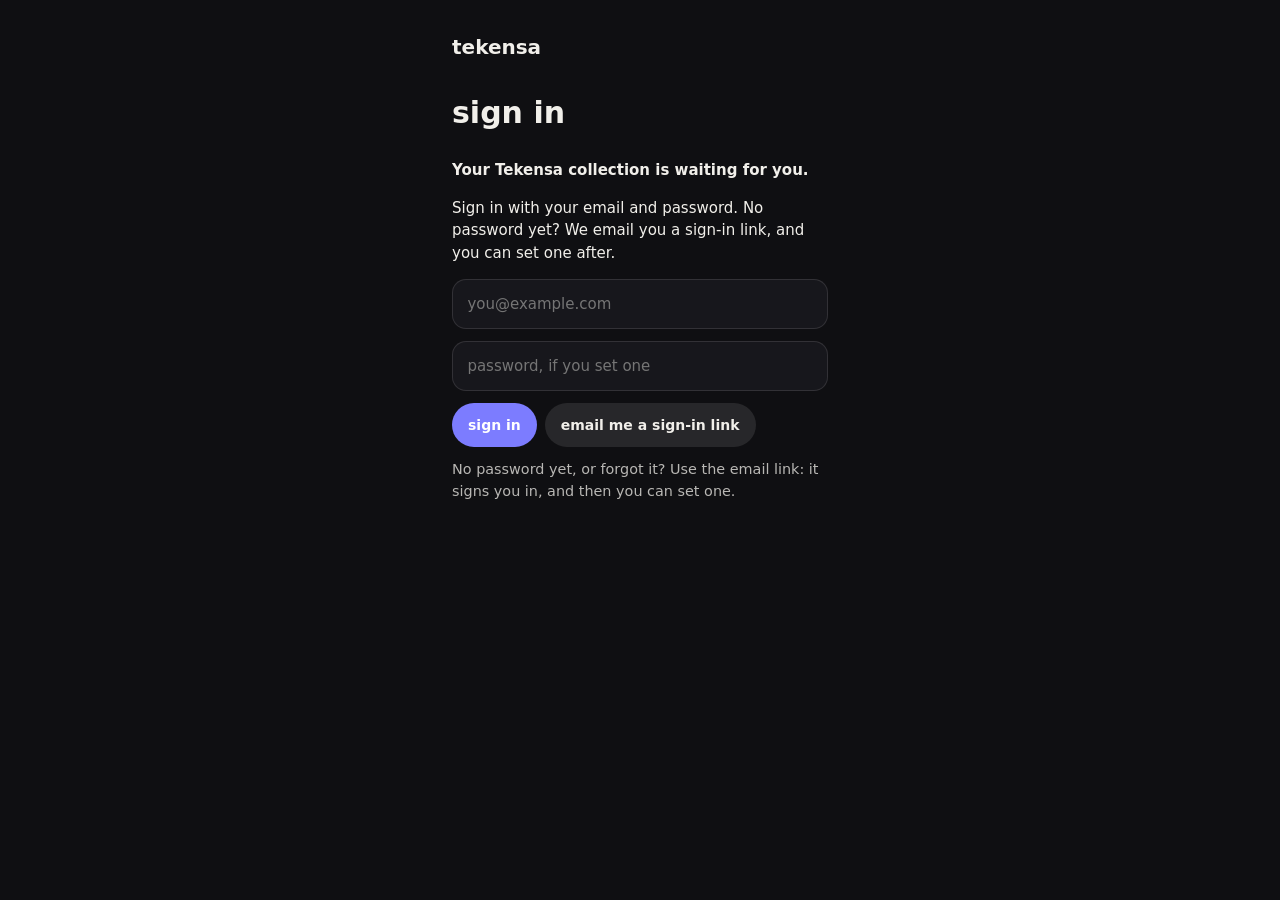
<file: login/index.html>
<!doctype html>
<html lang="en">
<head>
<meta charset="utf-8" />
<meta name="viewport" content="width=device-width, initial-scale=1" />
<meta name="robots" content="noindex, nofollow" />
<meta http-equiv="Content-Security-Policy" content="default-src 'self'; script-src 'self'; style-src 'self' 'unsafe-inline' https://fonts.googleapis.com; font-src https://fonts.gstatic.com; img-src 'self' data: blob: https://mahlfdtxrnrrqgyhzjhs.supabase.co; media-src 'self' blob: https://mahlfdtxrnrrqgyhzjhs.supabase.co; connect-src https://mahlfdtxrnrrqgyhzjhs.supabase.co; frame-src https://mahlfdtxrnrrqgyhzjhs.supabase.co; object-src 'none'; base-uri 'self'; form-action 'self'; upgrade-insecure-requests">
<meta name="referrer" content="no-referrer">
<title>Sign in to Tekensa</title>
<link rel="stylesheet" href="https://fonts.googleapis.com/css2?family=Unbounded:wght@700;900&family=Inter:wght@400;500;600;700&display=swap">
<link rel="stylesheet" href="/home/styles.css" />
<style>
  /* Only what this page adds. Everything else is styles.css, which index.html
     owns — this page borrows the look and defines no new colours. */
  .link-wrap { max-width: 26rem; margin: 0 auto; padding: 2rem 1.25rem 4rem; }
  .link-step { margin-top: 1.5rem; }
  .row2 { display: flex; gap: .5rem; flex-wrap: wrap; align-items: center; }
  #set-pass { display: block; width: 100%; padding: .8rem .9rem; margin: .5rem 0 .75rem; border-radius: 14px; background: var(--surf); border: 1px solid var(--line); color: var(--ink); font: inherit; }
  #si-email, #si-pass, #si-code { display: block; width: 100%; padding: .8rem .9rem; margin: 0 0 .75rem; border-radius: 14px; background: var(--surf); border: 1px solid var(--line); color: var(--ink); font: inherit; }
  .btn { min-height: 44px; }
  .link-code { font: 700 30px/1.2 "Unbounded", system-ui, sans-serif; letter-spacing: .35em; width: 100%; padding: .75rem .5rem; text-align: center; border-radius: 14px; }
  h1, h2 { font-family: "Unbounded", system-ui, sans-serif; font-weight: 700; }
  .link-note { opacity: .75; font-size: .9rem; margin-top: .75rem; }
  .link-err { color: #FF8A80; margin-top: .75rem; min-height: 1.2em; }
  .link-ok { margin-top: .75rem; }
  /* the code that came with the person from the DM: shown once, up top, so the page never seems to ask for it again */
  .have-code { display: flex; align-items: center; gap: .9rem; padding: .9rem 1rem; border-radius: 14px; background: var(--surf); box-shadow: inset 0 0 0 1px var(--line); margin-top: 1.25rem; }
  .have-code .tick { width: 28px; height: 28px; border-radius: 50%; background: var(--accent); color: var(--accent-ink); display: grid; place-items: center; font-weight: 700; flex: none; }
  .have-code b { font-family: "Unbounded", system-ui, sans-serif; letter-spacing: .12em; }
  .have-code small { display: block; opacity: .75; margin-top: .15rem; }
  .steps { display: grid; gap: .35rem; margin: 1.25rem 0 0; padding: 0; list-style: none; counter-reset: s; }
  .steps li { display: flex; gap: .7rem; align-items: baseline; opacity: .8; }
  .steps li::before { counter-increment: s; content: counter(s); font-family: "Unbounded", system-ui, sans-serif; font-size: .8rem; color: var(--accent); flex: none; }
  .steps li.now { opacity: 1; font-weight: 600; }
  .get-app { margin-top: 1.5rem; padding: 1rem 1.1rem; border-radius: 14px; background: var(--surf); box-shadow: inset 0 0 0 1px var(--line); }
  .get-app p { margin: 0 0 .85rem; }
  [hidden] { display: none !important; }
</style>
</head>
<body>
<main class="link-wrap">
  <p style="margin:0 0 28px"><a href="/" style="font-family:'Unbounded',system-ui,sans-serif;font-weight:900;font-size:20px;color:var(--ink);text-decoration:none">tekensa</a></p>
  <h1 id="lk-title">sign in</h1>

  <!-- TWO CODES, SAID APART (founder, 25 Sep 2026: "you already gave the code and here you are
       asking something else"). The DM code proves the Instagram; it rides in the link and is shown
       here as already in hand. The email code proves the person; it is the only thing this page
       asks them to type. The page names both and never calls either one just "a code". -->
  <div id="have-code" class="have-code" hidden>
    <span class="tick" aria-hidden="true">✓</span>
    <div><span>Your Instagram code <b id="have-code-value"></b> came with you.</span><small>Nothing to type for it. It proves the Instagram is yours.</small></div>
  </div>
  <ol id="steps" class="steps" hidden>
    <li id="st-1" class="now">Say which email is your Tekensa account</li>
    <li id="st-2">Tap the link in the email we send (or type its code, if it shows one)</li>
    <li id="st-3">Your Instagram is linked and everything you sent is in</li>
  </ol>

  <!-- THE DM IS THE DOOR (founder, 3 Oct 2026). A link from a Tekensa reply on Instagram or WhatsApp carries a
       one-time key (?k=…). Someone whose inbox already has an account is taken straight in; someone new is asked one
       thing only — open a Tekensa for this inbox, or join it to an account they already have — and never for an email. -->
  <section id="step-door" class="link-step" hidden>
    <p id="door-lead"><b>Opening your Tekensa…</b></p>
    <div id="door-new" hidden>
      <p id="door-body">What you sent is saved. Open your Tekensa to see it, sorted and searchable.</p>
      <p><button id="door-open" class="btn y" type="button">open my tekensa</button></p>
      <p class="link-note">No email and no password. Your Instagram is the key: any time you send us something, the reply opens your Tekensa.</p>
      <p class="link-note"><button id="door-have" class="btn" type="button">I already have a Tekensa account</button></p>
    </div>
    <div id="door-err" class="link-err" role="alert" aria-live="polite"></div>
  </section>

  <!-- STEP 1 — who you are. The same email-code sign-in index.html uses,
       copied rather than imported: index.html is another seat's file and a
       shared module between two pages is a coupling neither of us asked for. -->
  <section id="step-signin" class="link-step">
    <p id="si-lead"><b>Your Tekensa collection is waiting for you.</b></p>
    <p id="si-body">Sign in with your email and password. No password yet? We email you a sign-in link, and you can set one after.</p>
    <!-- A PASSWORD, AFTER THE FIRST TIME (founder, 25 Sep 2026). The first sign-in proves the email once, by
         its link or code. After that a person may set a password on the linked screen or the You page, and
         sign in with it here without waiting on email at all. The email link stays as the way in for anyone
         without a password, and as the way back for anyone who forgot it. -->
    <div id="signin-email-row">
      <!-- GOOGLE (founder, 3 Oct 2026): a sign-in that sends no email at all, so the mailer's two-an-hour cap
           stops being the limit on who can sign up, and Google has already proved the address. Drawn only
           when config.js says the provider is switched on in Supabase; the email and password stay below. -->
      <div id="si-google-row" hidden>
        <button id="si-google" class="btn y" type="button">continue with Google</button>
        <p class="link-note">No email to wait for. Or use your email below.</p>
      </div>
      <input id="si-email" type="email" inputmode="email" autocomplete="username" placeholder="you@example.com" />
      <input id="si-pass" type="password" autocomplete="current-password" placeholder="password, if you set one" aria-label="Your password, if you set one" />
      <div class="row2">
        <button id="si-pass-go" class="btn y" type="button">sign in</button>
        <button id="si-send" class="btn" type="button">email me a sign-in link</button>
      </div>
      <p class="link-note">No password yet, or forgot it? Use the email link: it signs you in, and then you can set one.</p>
    </div>
    <div id="signin-code-row" hidden>
      <p id="si-sent">Code sent to <b id="si-where"></b>.</p>
      <input id="si-code" type="text" inputmode="numeric" autocomplete="one-time-code" placeholder="code from the email, if any" aria-label="The sign-in code from your email" />
      <button id="si-verify" class="btn y" type="button">sign in</button>
      <p class="link-note">Not the Instagram code. The email is from Tekensa (sent by Supabase Auth) and its link lasts an hour.</p>
    </div>
    <div id="si-err" class="link-err" role="alert" aria-live="polite"></div>
  </section>

  <!-- STEP 2 — the code that came down the channel itself. This is the step
       that proves control of the number: the code was never shown to whoever
       is typing here, it was sent to the WhatsApp that did the sending. -->
  <section id="step-code" class="link-step" hidden>
    <p id="lk-lead">Now the code we sent you on WhatsApp or Instagram.</p>
    <input id="lk-code" class="link-code" type="text" inputmode="numeric" autocomplete="one-time-code" maxlength="6" placeholder="000000" aria-label="Your six digit code" />
    <button id="lk-submit" class="btn y" type="button">link my things</button>
    <div id="lk-err" class="link-err" role="alert" aria-live="polite"></div>
    <p class="link-note">The code lasts fifteen minutes. If it has expired, send us another message and we will send a new one.</p>
    <p class="link-note">Things you sent before linking are kept for 30 days from your last message, then deleted. Linking moves them into your account. <a href="/privacy/">How Tekensa keeps things.</a></p>
  </section>

  <!-- STEP 3 — what actually happened, in numbers rather than adjectives. -->
  <section id="step-done" class="link-step" hidden>
    <h2 id="lk-done-title">done</h2>
    <p id="lk-done-body" class="link-ok"></p>
    <p><a id="lk-open" class="btn y" href="/home/">open your tekensa</a></p>
    <div id="set-pass-block">
      <h3 style="margin-top:1.5rem">a password for next time</h3>
      <p class="link-note">Set one now and you can sign in on any browser without waiting for an email. Eight characters or more.</p>
      <input id="set-pass" type="password" autocomplete="new-password" placeholder="choose a password" aria-label="Choose a password" />
      <button id="set-pass-go" class="btn" type="button">save password</button>
      <div id="set-pass-msg" class="link-note" role="status" aria-live="polite"></div>
    </div>
    <!-- 3.6: the app, offered once the things are in. One button; the join page does the rest. -->
    <div id="get-app" class="get-app" hidden>
      <p id="get-app-body">Your things are in. Get the app to be reminded the day a bill is due.</p>
      <a class="btn y" href="/join/">get the app</a>
    </div>
    <p class="link-note">next time, open tekensa.com in your usual browser and sign in with your email and password. Everything you DM lands there.</p>
  </section>
</main>

<script src="/home/vendor/supabase-2.116.0.js"></script>
<script src="/home/config.js"></script>
<!-- versioned on purpose: Meta's preview fetcher kept a cached app.js past the page's max-age and ran the old
     door-on-load code against a fresh key (9 Nov 2026); a new query string is a new fetch -->
<script src="app.js?v=20261109b"></script>
</body>
</html>
</file>
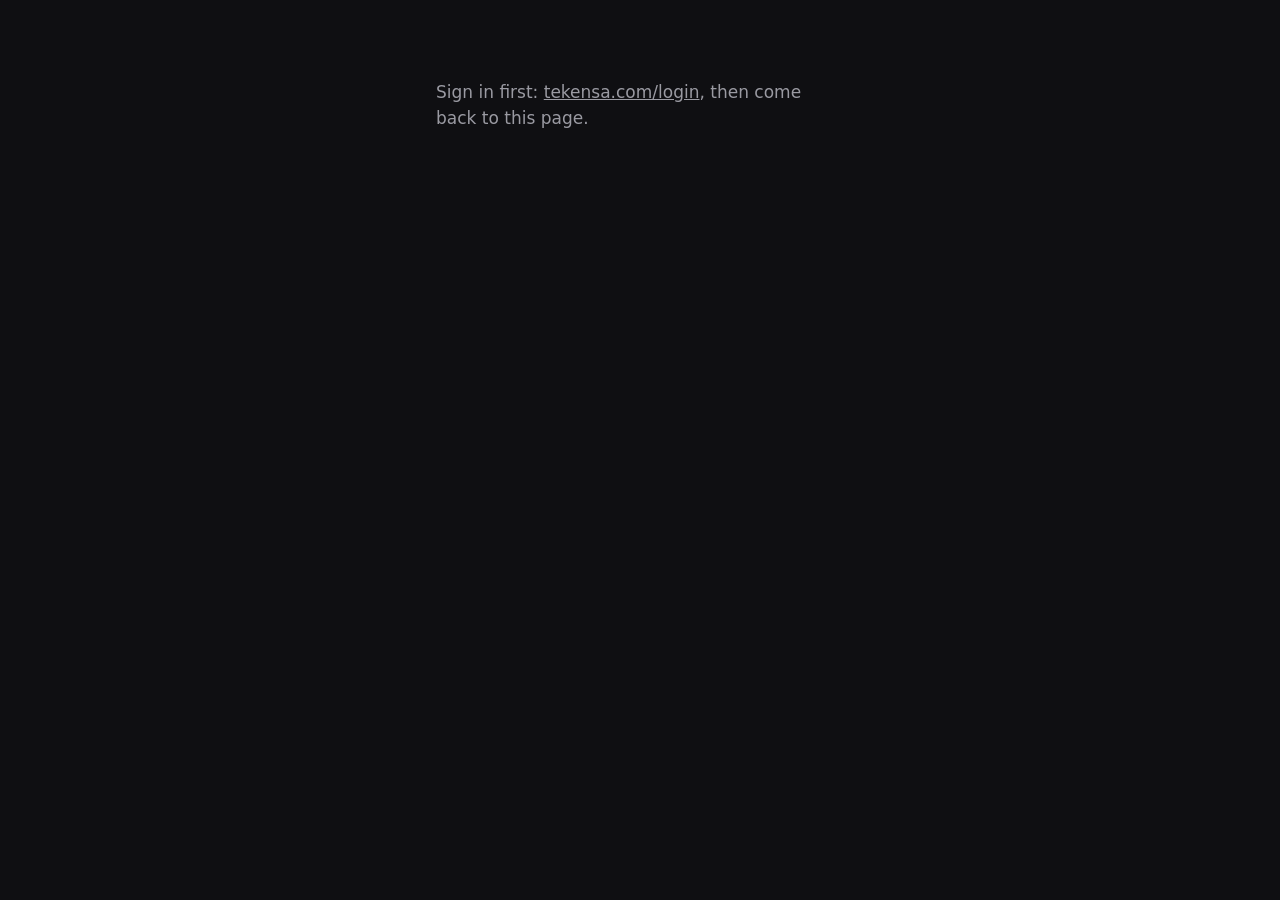
<file: ops/index.html>
<!doctype html>
<html lang="en">
<head>
<meta charset="utf-8">
<meta name="robots" content="noindex, nofollow">
<meta http-equiv="Content-Security-Policy" content="default-src 'self'; script-src 'self'; style-src 'self' 'unsafe-inline' https://fonts.googleapis.com; font-src https://fonts.gstatic.com; img-src 'self' data: blob: https://mahlfdtxrnrrqgyhzjhs.supabase.co; connect-src https://mahlfdtxrnrrqgyhzjhs.supabase.co wss://mahlfdtxrnrrqgyhzjhs.supabase.co; object-src 'none'; base-uri 'self'; form-action 'self'; upgrade-insecure-requests">
<meta name="referrer" content="no-referrer">
<meta name="viewport" content="width=device-width, initial-scale=1">
<title>tekensa · team</title>
<link rel="stylesheet" href="https://fonts.googleapis.com/css2?family=Unbounded:wght@700;900&family=Inter:wght@400;500;600;700&display=swap">
<!-- versioned like /home: bump ?v= on every publish -->
<link rel="stylesheet" href="styles.css?v=20261110a">
</head>
<body>

<!-- Everything below starts hidden. The script shows ONE of: the sign-in line, the not-staff line, or the doors the
     staff row's role allows. A person with no staff row sees the one line and nothing else. -->
<main id="signed-out" class="oneline" hidden><p>Sign in first: <a href="/login/">tekensa.com/login</a>, then come back to this page.</p></main>
<main id="not-staff" class="oneline" hidden><p>this page is for Tekensa's team</p></main>

<div id="doors" hidden>
  <header class="top">
    <a class="wordmark" href="/ops/"><b>tekensa</b><small id="role-word"></small></a>
    <nav class="doornav" id="doornav" aria-label="Doors"></nav>
  </header>

  <main>
    <!-- FOUNDER: counts, funnel, quality, issues, controls, staff. Never a capture's content. -->
    <section class="door" id="d-founder" hidden>
      <div class="page-h"><div><h1>today</h1><p id="f-asof">Counting…</p></div><span class="pulse" id="f-pulse" hidden></span></div>
      <div class="cards" id="f-cards"></div>

      <h2 class="sec">funnel</h2>
      <div class="funnel" id="f-funnel"></div>

      <h2 class="sec">reading quality</h2>
      <div class="cards" id="f-quality"></div>
      <div class="chips" id="f-corrections"></div>

      <h2 class="sec">open issues</h2>
      <div id="f-issues" class="issues"></div>

      <h2 class="sec">controls</h2>
      <div class="panel">
        <h3>pause a channel</h3>
        <p class="fine">A paused channel still receives; nothing it sends is read or replied to until it is resumed.</p>
        <div class="chips" id="f-pause"></div>
        <h3>daily cap</h3>
        <p class="fine">Model reads a day, across everyone. Past it, new things wait for tomorrow.</p>
        <form class="row" id="f-cap-form"><input id="f-cap" type="number" min="0" step="1" inputmode="numeric" aria-label="Daily cap"><button class="btn" type="submit">save cap</button></form>
        <p class="fine" id="f-cap-msg" role="status" aria-live="polite"></p>
      </div>

      <h2 class="sec">team</h2>
      <div class="panel">
        <h3>add a staff member</h3>
        <p class="fine">Their user id (from Supabase Auth). They see the door their role allows the next time they open this page.</p>
        <form class="row" id="f-staff-form">
          <input id="f-staff-id" type="text" autocomplete="off" spellcheck="false" placeholder="user id (uuid)" aria-label="User id">
          <select id="f-staff-role" aria-label="Role"><option value="qa">qa</option><option value="ops">ops</option><option value="founder">founder</option></select>
          <button class="btn" type="submit">add</button>
        </form>
        <p class="fine" id="f-staff-msg" role="status" aria-live="polite"></p>
      </div>

      <h2 class="sec">open pull requests</h2>
      <ul class="links">
        <li><a href="https://github.com/SandeepPappula1/Spark-v5/pulls" rel="noopener noreferrer" target="_blank">all open</a></li>
        <li><a href="https://github.com/SandeepPappula1/Spark-v5/pulls?q=is%3Apr+is%3Aopen+review%3Arequired" rel="noopener noreferrer" target="_blank">waiting for review</a></li>
        <li><a href="https://github.com/SandeepPappula1/Spark-v5/pulls?q=is%3Apr+is%3Aclosed" rel="noopener noreferrer" target="_blank">recently closed</a></li>
      </ul>
    </section>

    <!-- OPS: the queue, one row's evidence at a time, mark, re-queue, a reply drafted for a human to send. -->
    <section class="door" id="d-ops" hidden>
      <div class="page-h"><div><h1>issues</h1><p id="o-sub">Loading…</p></div></div>
      <div id="o-issues" class="issues"></div>
    </section>

    <!-- QA: today's sample, thumbnail + title + category + tags, and "wrong →". -->
    <section class="door" id="d-qa" hidden>
      <div class="page-h"><div><h1>sort check</h1><p id="q-sub">Loading…</p></div></div>
      <div id="q-strip" class="qstrip"></div>
    </section>
  </main>
</div>

<div class="scrim" id="scrim"></div>
<div class="sortpop" id="sortpop" role="dialog" aria-label="Choose the right category"></div>
<aside class="sheet" id="sheet" role="dialog" aria-label="Issue"></aside>
<div class="toast" id="toast" role="status" aria-live="polite"></div>

<script src="/home/vendor/supabase-2.116.0.js"></script>
<script src="/home/config.js?v=20261110a"></script>
<script src="app.js?v=20261110a"></script>
</body>
</html>
</file>
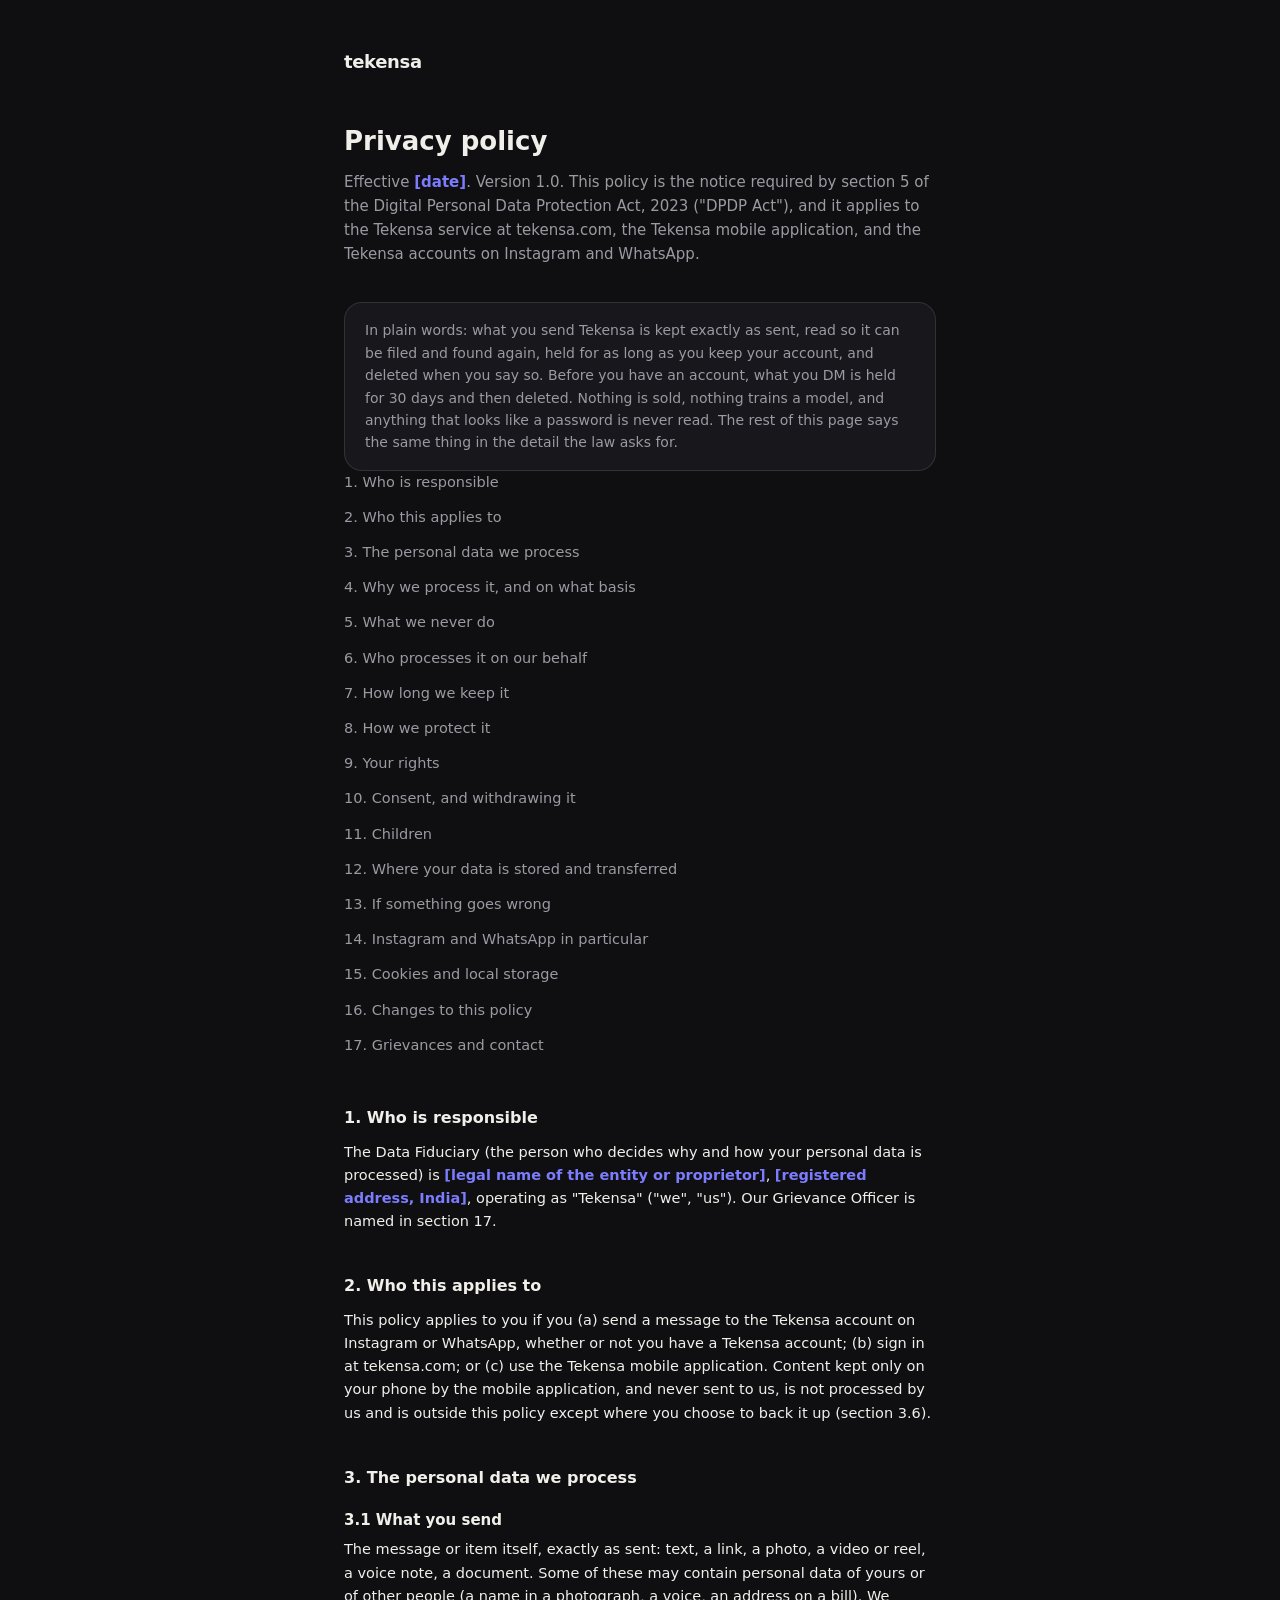
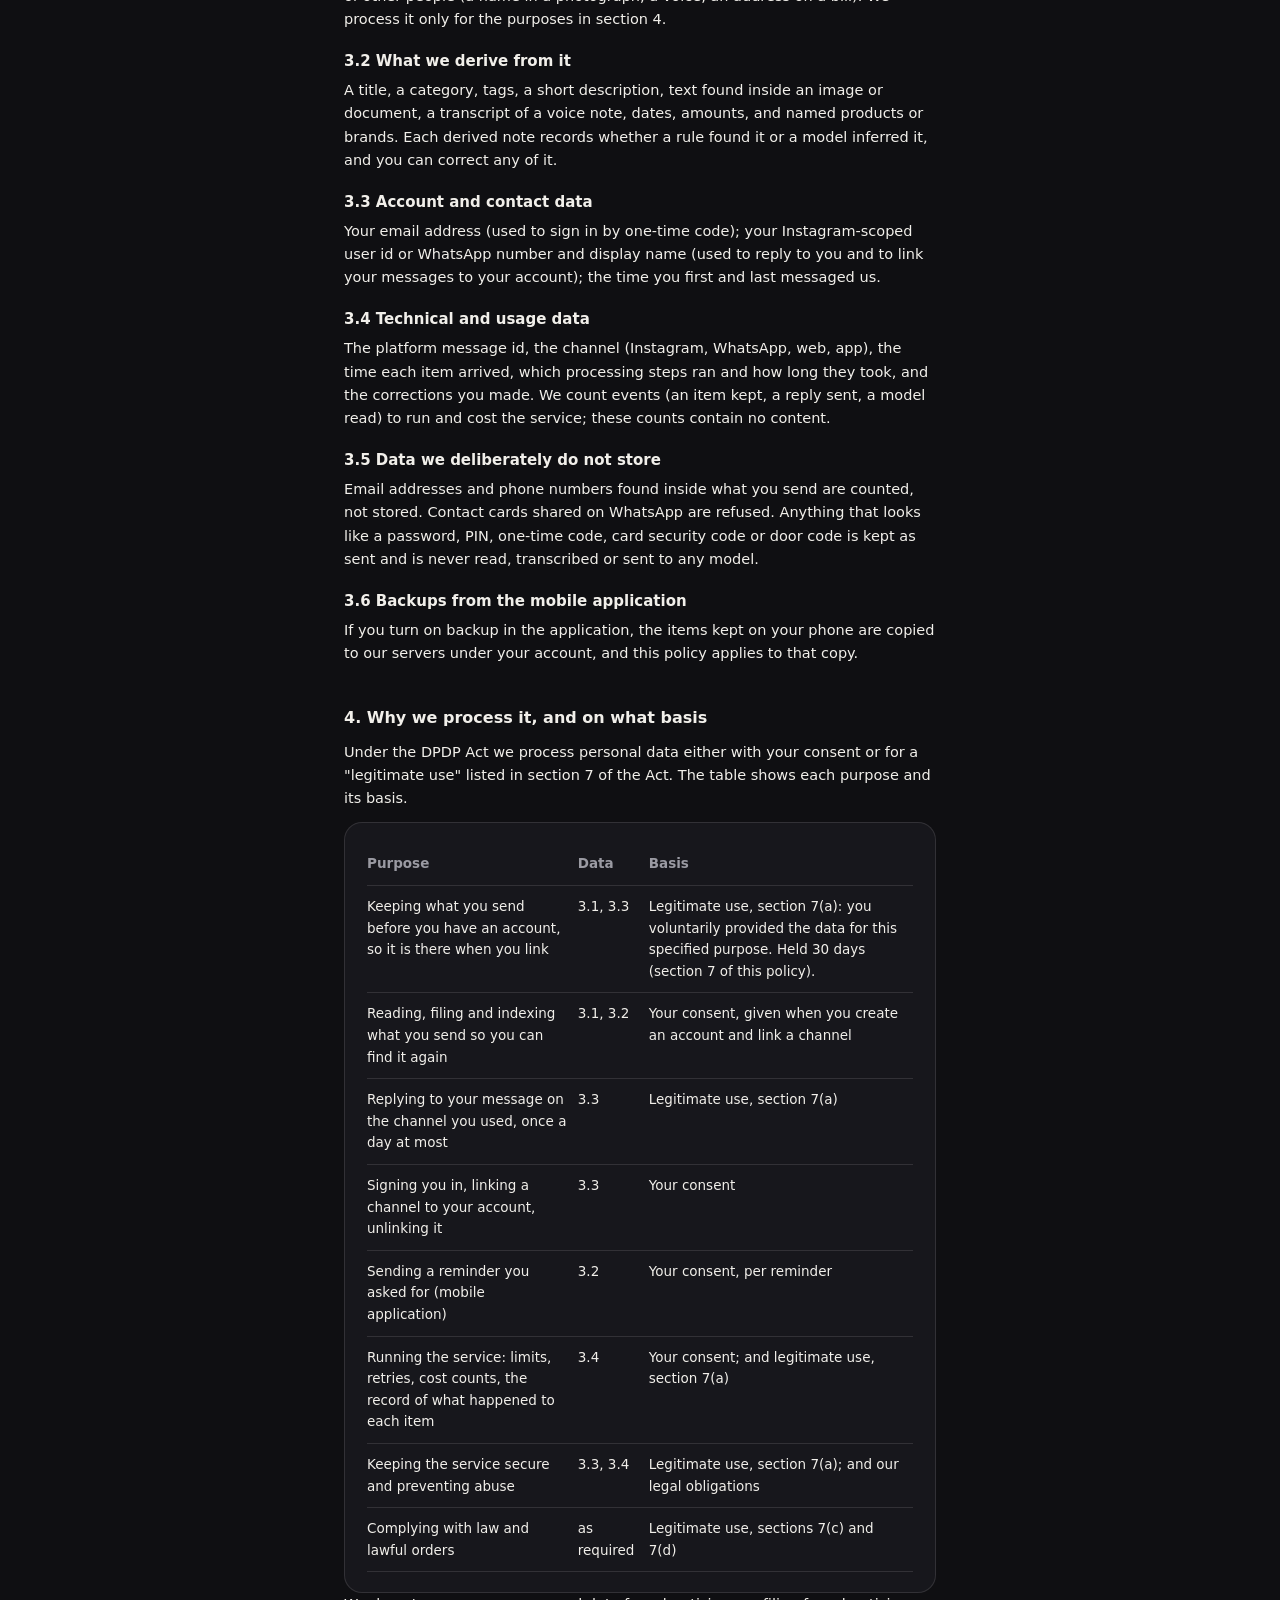
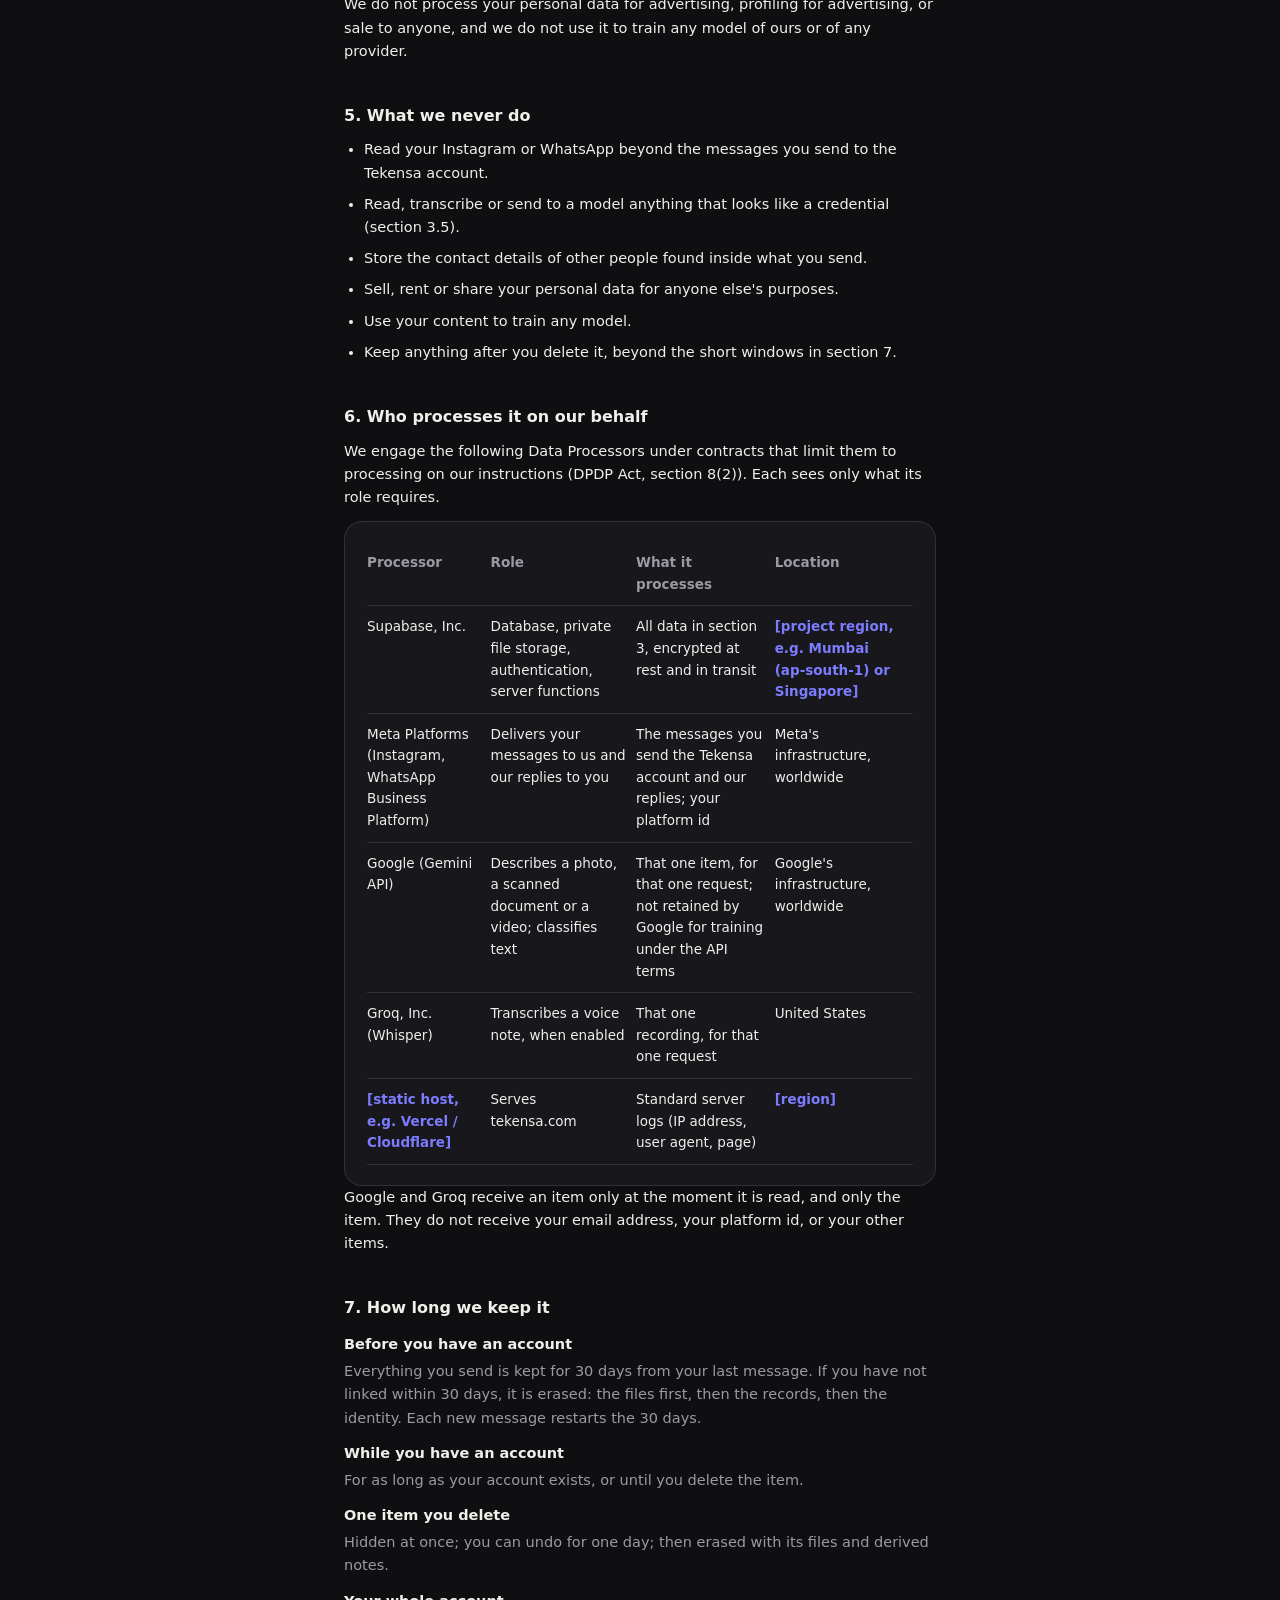
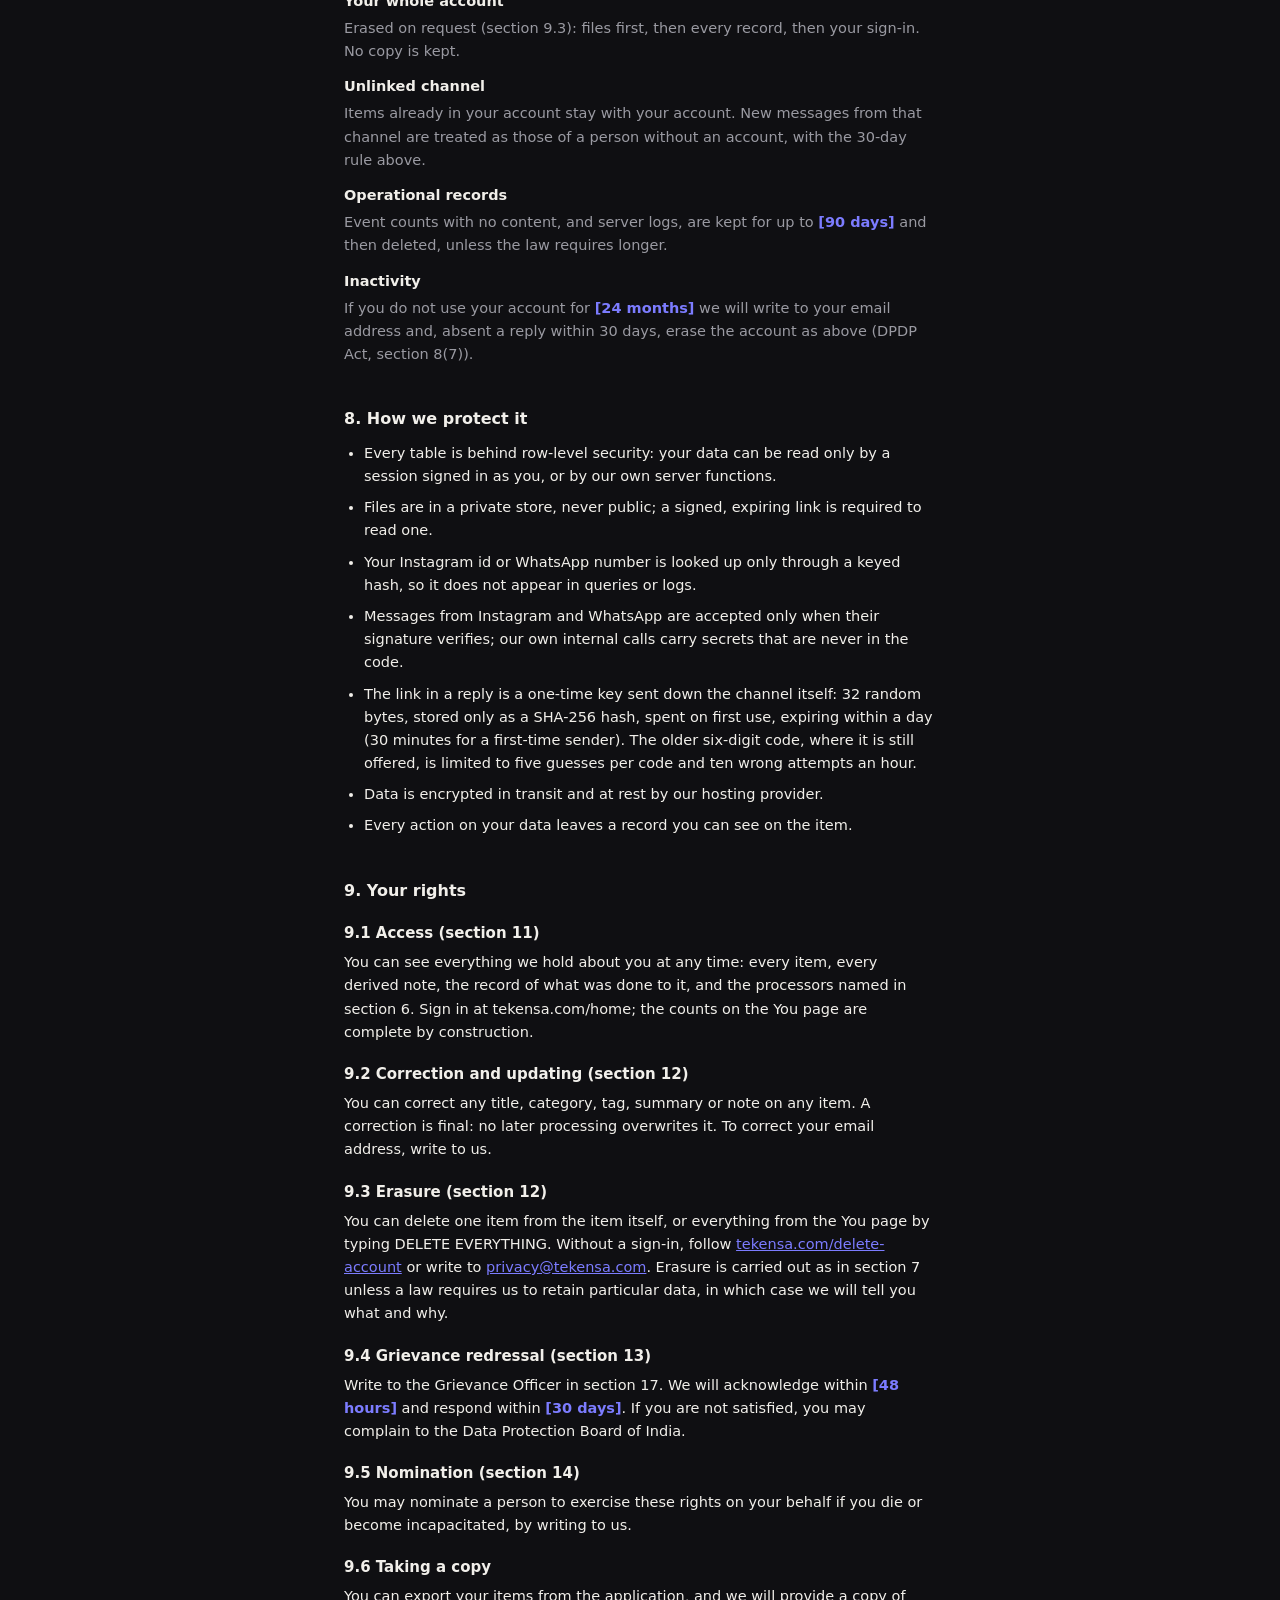
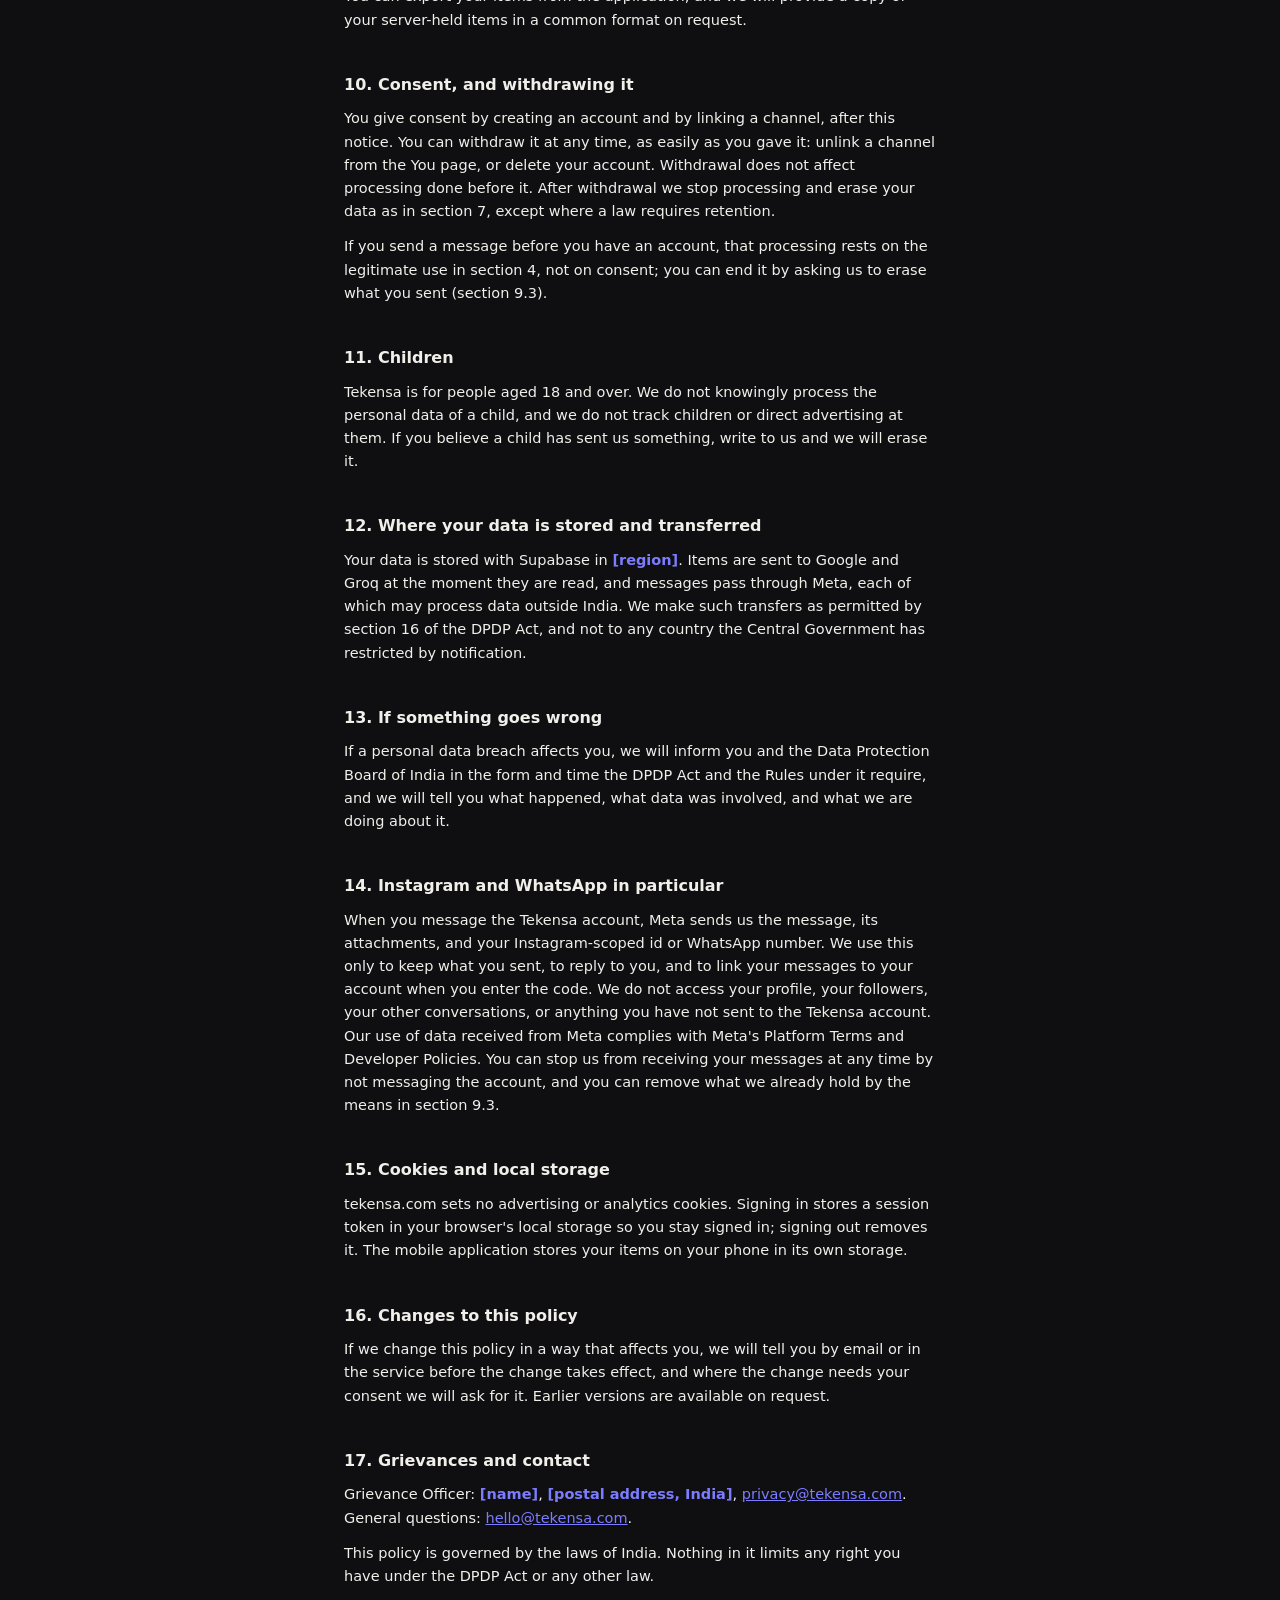
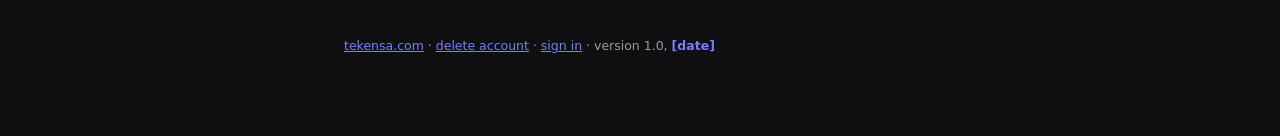
<file: privacy/index.html>
<!doctype html>
<html lang="en">
<head>
<meta charset="utf-8">
<meta name="viewport" content="width=device-width, initial-scale=1">
<meta http-equiv="Content-Security-Policy" content="default-src 'self'; script-src 'none'; style-src 'self' 'unsafe-inline' https://fonts.googleapis.com; font-src https://fonts.gstatic.com; img-src 'self' data:; object-src 'none'; base-uri 'self'; form-action 'self'">
<meta name="referrer" content="no-referrer">
<title>Tekensa privacy</title>
<meta name="description" content="Tekensa's privacy policy: what personal data is processed, why, for how long, who processes it, your rights under the Digital Personal Data Protection Act, 2023, and how to delete everything.">
<link rel="canonical" href="https://tekensa.com/privacy/">
<link rel="preconnect" href="https://fonts.googleapis.com">
<link rel="preconnect" href="https://fonts.gstatic.com" crossorigin>
<link href="https://fonts.googleapis.com/css2?family=Unbounded:wght@700;900&family=Inter:wght@400;500;600;700&display=swap" rel="stylesheet">
<style>
  :root {
    --ink: #F1EFEA; --paper: #0F0F12; --card: #17171C; --surface: #17171C; --muted: #9A9AA2; --line: rgba(241,239,234,0.12);
    --accent: #7C7CFF; --on-accent: #FFFFFF;
    --font-sans: "Inter", system-ui, sans-serif; --font-voice: "Unbounded", system-ui, sans-serif;
  }
  html { color-scheme: dark; }
  h1, h2, .wordmark { font-family: var(--font-voice); font-weight: 700; }
  .wordmark { font-weight: 900; }
  a { color: var(--accent); }
  * { box-sizing: border-box; }
  body {
    margin: 0;
    background: var(--paper);
    color: var(--ink);
    font-family: var(--font-sans);
    line-height: 1.6;
  }
  .wrap { max-width: 640px; margin: 0 auto; padding: 48px 24px 80px; }
  .wordmark {
    font-weight: 600;
    font-size: 18px;
    letter-spacing: -0.02em;
    color: var(--ink);
    margin: 0 0 44px;
  }
  h1 { font-size: 26px; margin: 0 0 8px; text-wrap: balance; font-weight: 600; }
  p.lead { color: var(--muted); font-size: 15px; margin: 0 0 36px; }
  section { margin-bottom: 32px; }
  h2 { font-size: 16px; margin: 0 0 10px; font-weight: 600; }
  ol, ul { margin: 0; padding-left: 20px; }
  li { margin-bottom: 8px; font-size: 14.5px; }
  .card {
    background: var(--card);
    border: 1px solid var(--line);
    border-radius: 18px;
    padding: 20px 22px;
  }
  .card { overflow-x: auto; }
  table { width: 100%; border-collapse: collapse; font-size: 13.5px; min-width: 520px; }
  th, td { text-align: left; padding: 10px 10px 10px 0; border-bottom: 1px solid var(--line); vertical-align: top; }
  th { color: var(--muted); font-weight: 600; }
  .cta {
    display: inline-block;
    background: var(--accent);
    color: var(--on-accent);
    text-decoration: none;
    font-weight: 500;
    font-size: 14.5px;
    padding: 12px 20px;
    border-radius: 999px;
  }
  footer { margin-top: 48px; font-size: 12.5px; color: var(--muted); }
  .toc { display: grid; gap: 4px; font-size: 14px; margin: 0 0 40px; padding-left: 0; list-style: none; }
  .toc a { color: var(--muted); text-decoration: none; }
  .toc a:hover { color: var(--ink); }
  h2 { margin-top: 40px; }
  h3 { font-size: 15px; margin: 18px 0 6px; font-weight: 600; }
  p { font-size: 14.5px; margin: 0 0 12px; }
  .note { background: var(--card); border: 1px solid var(--line); border-radius: 18px; padding: 16px 20px; font-size: 14px; color: var(--muted); }
  .fill { color: var(--accent); font-weight: 600; }
  dl { margin: 0; } dt { font-weight: 600; font-size: 14.5px; margin-top: 12px; } dd { margin: 4px 0 0; font-size: 14.5px; color: var(--muted); }
</style>
</head>
<body>
<div class="wrap">
  <p class="wordmark">tekensa</p>
  <h1>Privacy policy</h1>
  <p class="lead">Effective <span class="fill">[date]</span>. Version 1.0. This policy is the notice required by section 5 of the Digital Personal Data Protection Act, 2023 ("DPDP Act"), and it applies to the Tekensa service at tekensa.com, the Tekensa mobile application, and the Tekensa accounts on Instagram and WhatsApp.</p>

  <div class="note">In plain words: what you send Tekensa is kept exactly as sent, read so it can be filed and found again, held for as long as you keep your account, and deleted when you say so. Before you have an account, what you DM is held for 30 days and then deleted. Nothing is sold, nothing trains a model, and anything that looks like a password is never read. The rest of this page says the same thing in the detail the law asks for.</div>

  <ol class="toc">
    <li><a href="#who">1. Who is responsible</a></li>
    <li><a href="#scope">2. Who this applies to</a></li>
    <li><a href="#data">3. The personal data we process</a></li>
    <li><a href="#purposes">4. Why we process it, and on what basis</a></li>
    <li><a href="#never">5. What we never do</a></li>
    <li><a href="#processors">6. Who processes it on our behalf</a></li>
    <li><a href="#retention">7. How long we keep it</a></li>
    <li><a href="#security">8. How we protect it</a></li>
    <li><a href="#rights">9. Your rights</a></li>
    <li><a href="#consent">10. Consent, and withdrawing it</a></li>
    <li><a href="#children">11. Children</a></li>
    <li><a href="#transfers">12. Where your data is stored and transferred</a></li>
    <li><a href="#breach">13. If something goes wrong</a></li>
    <li><a href="#meta">14. Instagram and WhatsApp in particular</a></li>
    <li><a href="#cookies">15. Cookies and local storage</a></li>
    <li><a href="#changes">16. Changes to this policy</a></li>
    <li><a href="#contact">17. Grievances and contact</a></li>
  </ol>

  <section id="who">
    <h2>1. Who is responsible</h2>
    <p>The Data Fiduciary (the person who decides why and how your personal data is processed) is <span class="fill">[legal name of the entity or proprietor]</span>, <span class="fill">[registered address, India]</span>, operating as "Tekensa" ("we", "us"). Our Grievance Officer is named in section 17.</p>
  </section>

  <section id="scope">
    <h2>2. Who this applies to</h2>
    <p>This policy applies to you if you (a) send a message to the Tekensa account on Instagram or WhatsApp, whether or not you have a Tekensa account; (b) sign in at tekensa.com; or (c) use the Tekensa mobile application. Content kept only on your phone by the mobile application, and never sent to us, is not processed by us and is outside this policy except where you choose to back it up (section 3.6).</p>
  </section>

  <section id="data">
    <h2>3. The personal data we process</h2>
    <h3>3.1 What you send</h3>
    <p>The message or item itself, exactly as sent: text, a link, a photo, a video or reel, a voice note, a document. Some of these may contain personal data of yours or of other people (a name in a photograph, a voice, an address on a bill). We process it only for the purposes in section 4.</p>
    <h3>3.2 What we derive from it</h3>
    <p>A title, a category, tags, a short description, text found inside an image or document, a transcript of a voice note, dates, amounts, and named products or brands. Each derived note records whether a rule found it or a model inferred it, and you can correct any of it.</p>
    <h3>3.3 Account and contact data</h3>
    <p>Your email address (used to sign in by one-time code); your Instagram-scoped user id or WhatsApp number and display name (used to reply to you and to link your messages to your account); the time you first and last messaged us.</p>
    <h3>3.4 Technical and usage data</h3>
    <p>The platform message id, the channel (Instagram, WhatsApp, web, app), the time each item arrived, which processing steps ran and how long they took, and the corrections you made. We count events (an item kept, a reply sent, a model read) to run and cost the service; these counts contain no content.</p>
    <h3>3.5 Data we deliberately do not store</h3>
    <p>Email addresses and phone numbers found inside what you send are counted, not stored. Contact cards shared on WhatsApp are refused. Anything that looks like a password, PIN, one-time code, card security code or door code is kept as sent and is never read, transcribed or sent to any model.</p>
    <h3>3.6 Backups from the mobile application</h3>
    <p>If you turn on backup in the application, the items kept on your phone are copied to our servers under your account, and this policy applies to that copy.</p>
  </section>

  <section id="purposes">
    <h2>4. Why we process it, and on what basis</h2>
    <p>Under the DPDP Act we process personal data either with your consent or for a "legitimate use" listed in section 7 of the Act. The table shows each purpose and its basis.</p>
    <div class="card">
      <table>
        <tr><th>Purpose</th><th>Data</th><th>Basis</th></tr>
        <tr><td>Keeping what you send before you have an account, so it is there when you link</td><td>3.1, 3.3</td><td>Legitimate use, section 7(a): you voluntarily provided the data for this specified purpose. Held 30 days (section 7 of this policy).</td></tr>
        <tr><td>Reading, filing and indexing what you send so you can find it again</td><td>3.1, 3.2</td><td>Your consent, given when you create an account and link a channel</td></tr>
        <tr><td>Replying to your message on the channel you used, once a day at most</td><td>3.3</td><td>Legitimate use, section 7(a)</td></tr>
        <tr><td>Signing you in, linking a channel to your account, unlinking it</td><td>3.3</td><td>Your consent</td></tr>
        <tr><td>Sending a reminder you asked for (mobile application)</td><td>3.2</td><td>Your consent, per reminder</td></tr>
        <tr><td>Running the service: limits, retries, cost counts, the record of what happened to each item</td><td>3.4</td><td>Your consent; and legitimate use, section 7(a)</td></tr>
        <tr><td>Keeping the service secure and preventing abuse</td><td>3.3, 3.4</td><td>Legitimate use, section 7(a); and our legal obligations</td></tr>
        <tr><td>Complying with law and lawful orders</td><td>as required</td><td>Legitimate use, sections 7(c) and 7(d)</td></tr>
      </table>
    </div>
    <p>We do not process your personal data for advertising, profiling for advertising, or sale to anyone, and we do not use it to train any model of ours or of any provider.</p>
  </section>

  <section id="never">
    <h2>5. What we never do</h2>
    <ul>
      <li>Read your Instagram or WhatsApp beyond the messages you send to the Tekensa account.</li>
      <li>Read, transcribe or send to a model anything that looks like a credential (section 3.5).</li>
      <li>Store the contact details of other people found inside what you send.</li>
      <li>Sell, rent or share your personal data for anyone else's purposes.</li>
      <li>Use your content to train any model.</li>
      <li>Keep anything after you delete it, beyond the short windows in section 7.</li>
    </ul>
  </section>

  <section id="processors">
    <h2>6. Who processes it on our behalf</h2>
    <p>We engage the following Data Processors under contracts that limit them to processing on our instructions (DPDP Act, section 8(2)). Each sees only what its role requires.</p>
    <div class="card">
      <table>
        <tr><th>Processor</th><th>Role</th><th>What it processes</th><th>Location</th></tr>
        <tr><td>Supabase, Inc.</td><td>Database, private file storage, authentication, server functions</td><td>All data in section 3, encrypted at rest and in transit</td><td><span class="fill">[project region, e.g. Mumbai (ap-south-1) or Singapore]</span></td></tr>
        <tr><td>Meta Platforms (Instagram, WhatsApp Business Platform)</td><td>Delivers your messages to us and our replies to you</td><td>The messages you send the Tekensa account and our replies; your platform id</td><td>Meta's infrastructure, worldwide</td></tr>
        <tr><td>Google (Gemini API)</td><td>Describes a photo, a scanned document or a video; classifies text</td><td>That one item, for that one request; not retained by Google for training under the API terms</td><td>Google's infrastructure, worldwide</td></tr>
        <tr><td>Groq, Inc. (Whisper)</td><td>Transcribes a voice note, when enabled</td><td>That one recording, for that one request</td><td>United States</td></tr>
        <tr><td><span class="fill">[static host, e.g. Vercel / Cloudflare]</span></td><td>Serves tekensa.com</td><td>Standard server logs (IP address, user agent, page)</td><td><span class="fill">[region]</span></td></tr>
      </table>
    </div>
    <p>Google and Groq receive an item only at the moment it is read, and only the item. They do not receive your email address, your platform id, or your other items.</p>
  </section>

  <section id="retention">
    <h2>7. How long we keep it</h2>
    <dl>
      <dt>Before you have an account</dt><dd>Everything you send is kept for 30 days from your last message. If you have not linked within 30 days, it is erased: the files first, then the records, then the identity. Each new message restarts the 30 days.</dd>
      <dt>While you have an account</dt><dd>For as long as your account exists, or until you delete the item.</dd>
      <dt>One item you delete</dt><dd>Hidden at once; you can undo for one day; then erased with its files and derived notes.</dd>
      <dt>Your whole account</dt><dd>Erased on request (section 9.3): files first, then every record, then your sign-in. No copy is kept.</dd>
      <dt>Unlinked channel</dt><dd>Items already in your account stay with your account. New messages from that channel are treated as those of a person without an account, with the 30-day rule above.</dd>
      <dt>Operational records</dt><dd>Event counts with no content, and server logs, are kept for up to <span class="fill">[90 days]</span> and then deleted, unless the law requires longer.</dd>
      <dt>Inactivity</dt><dd>If you do not use your account for <span class="fill">[24 months]</span> we will write to your email address and, absent a reply within 30 days, erase the account as above (DPDP Act, section 8(7)).</dd>
    </dl>
  </section>

  <section id="security">
    <h2>8. How we protect it</h2>
    <ul>
      <li>Every table is behind row-level security: your data can be read only by a session signed in as you, or by our own server functions.</li>
      <li>Files are in a private store, never public; a signed, expiring link is required to read one.</li>
      <li>Your Instagram id or WhatsApp number is looked up only through a keyed hash, so it does not appear in queries or logs.</li>
      <li>Messages from Instagram and WhatsApp are accepted only when their signature verifies; our own internal calls carry secrets that are never in the code.</li>
      <li>The link in a reply is a one-time key sent down the channel itself: 32 random bytes, stored only as a SHA-256 hash, spent on first use, expiring within a day (30 minutes for a first-time sender). The older six-digit code, where it is still offered, is limited to five guesses per code and ten wrong attempts an hour.</li>
      <li>Data is encrypted in transit and at rest by our hosting provider.</li>
      <li>Every action on your data leaves a record you can see on the item.</li>
    </ul>
  </section>

  <section id="rights">
    <h2>9. Your rights</h2>
    <h3>9.1 Access (section 11)</h3>
    <p>You can see everything we hold about you at any time: every item, every derived note, the record of what was done to it, and the processors named in section 6. Sign in at tekensa.com/home; the counts on the You page are complete by construction.</p>
    <h3>9.2 Correction and updating (section 12)</h3>
    <p>You can correct any title, category, tag, summary or note on any item. A correction is final: no later processing overwrites it. To correct your email address, write to us.</p>
    <h3>9.3 Erasure (section 12)</h3>
    <p>You can delete one item from the item itself, or everything from the You page by typing DELETE EVERYTHING. Without a sign-in, follow <a href="/delete-account/">tekensa.com/delete-account</a> or write to <a href="mailto:privacy@tekensa.com">privacy@tekensa.com</a>. Erasure is carried out as in section 7 unless a law requires us to retain particular data, in which case we will tell you what and why.</p>
    <h3>9.4 Grievance redressal (section 13)</h3>
    <p>Write to the Grievance Officer in section 17. We will acknowledge within <span class="fill">[48 hours]</span> and respond within <span class="fill">[30 days]</span>. If you are not satisfied, you may complain to the Data Protection Board of India.</p>
    <h3>9.5 Nomination (section 14)</h3>
    <p>You may nominate a person to exercise these rights on your behalf if you die or become incapacitated, by writing to us.</p>
    <h3>9.6 Taking a copy</h3>
    <p>You can export your items from the application, and we will provide a copy of your server-held items in a common format on request.</p>
  </section>

  <section id="consent">
    <h2>10. Consent, and withdrawing it</h2>
    <p>You give consent by creating an account and by linking a channel, after this notice. You can withdraw it at any time, as easily as you gave it: unlink a channel from the You page, or delete your account. Withdrawal does not affect processing done before it. After withdrawal we stop processing and erase your data as in section 7, except where a law requires retention.</p>
    <p>If you send a message before you have an account, that processing rests on the legitimate use in section 4, not on consent; you can end it by asking us to erase what you sent (section 9.3).</p>
  </section>

  <section id="children">
    <h2>11. Children</h2>
    <p>Tekensa is for people aged 18 and over. We do not knowingly process the personal data of a child, and we do not track children or direct advertising at them. If you believe a child has sent us something, write to us and we will erase it.</p>
  </section>

  <section id="transfers">
    <h2>12. Where your data is stored and transferred</h2>
    <p>Your data is stored with Supabase in <span class="fill">[region]</span>. Items are sent to Google and Groq at the moment they are read, and messages pass through Meta, each of which may process data outside India. We make such transfers as permitted by section 16 of the DPDP Act, and not to any country the Central Government has restricted by notification.</p>
  </section>

  <section id="breach">
    <h2>13. If something goes wrong</h2>
    <p>If a personal data breach affects you, we will inform you and the Data Protection Board of India in the form and time the DPDP Act and the Rules under it require, and we will tell you what happened, what data was involved, and what we are doing about it.</p>
  </section>

  <section id="meta">
    <h2>14. Instagram and WhatsApp in particular</h2>
    <p>When you message the Tekensa account, Meta sends us the message, its attachments, and your Instagram-scoped id or WhatsApp number. We use this only to keep what you sent, to reply to you, and to link your messages to your account when you enter the code. We do not access your profile, your followers, your other conversations, or anything you have not sent to the Tekensa account. Our use of data received from Meta complies with Meta's Platform Terms and Developer Policies. You can stop us from receiving your messages at any time by not messaging the account, and you can remove what we already hold by the means in section 9.3.</p>
  </section>

  <section id="cookies">
    <h2>15. Cookies and local storage</h2>
    <p>tekensa.com sets no advertising or analytics cookies. Signing in stores a session token in your browser's local storage so you stay signed in; signing out removes it. The mobile application stores your items on your phone in its own storage.</p>
  </section>

  <section id="changes">
    <h2>16. Changes to this policy</h2>
    <p>If we change this policy in a way that affects you, we will tell you by email or in the service before the change takes effect, and where the change needs your consent we will ask for it. Earlier versions are available on request.</p>
  </section>

  <section id="contact">
    <h2>17. Grievances and contact</h2>
    <p>Grievance Officer: <span class="fill">[name]</span>, <span class="fill">[postal address, India]</span>, <a href="mailto:privacy@tekensa.com">privacy@tekensa.com</a>. General questions: <a href="mailto:hello@tekensa.com">hello@tekensa.com</a>.</p>
    <p>This policy is governed by the laws of India. Nothing in it limits any right you have under the DPDP Act or any other law.</p>
  </section>

  <footer>
    <a href="/">tekensa.com</a> · <a href="/delete-account/">delete account</a> · <a href="/login/">sign in</a> · version 1.0, <span class="fill">[date]</span>
  </footer>
</div>
</body>
</html>
</file>
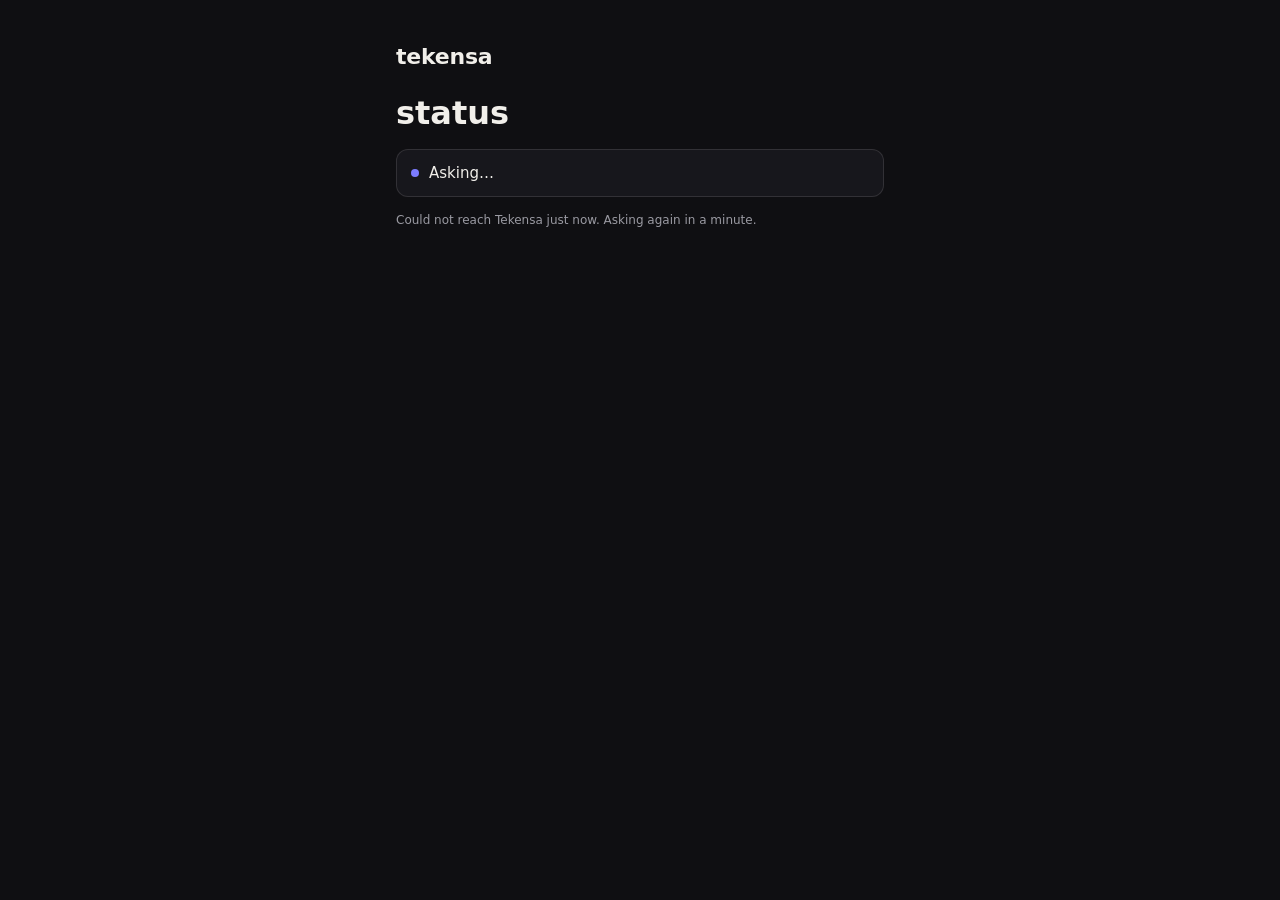
<file: status/index.html>
<!doctype html>
<html lang="en">
<head>
<meta charset="utf-8">
<meta http-equiv="Content-Security-Policy" content="default-src 'self'; script-src 'self'; style-src 'self' 'unsafe-inline' https://fonts.googleapis.com; font-src https://fonts.gstatic.com; img-src 'self' data:; connect-src https://mahlfdtxrnrrqgyhzjhs.supabase.co; object-src 'none'; base-uri 'self'; form-action 'self'; upgrade-insecure-requests">
<meta name="referrer" content="no-referrer">
<meta name="viewport" content="width=device-width, initial-scale=1">
<title>tekensa · status</title>
<meta name="description" content="Is Tekensa working right now? Counts only, refreshed every minute.">
<link rel="stylesheet" href="https://fonts.googleapis.com/css2?family=Unbounded:wght@700;900&family=Inter:wght@400;500;600;700&display=swap">
<link rel="stylesheet" href="/ops/styles.css?v=20261110a">
</head>
<body>
<!-- Public. No sign-in, no session, no realtime: the anon key asks status_public() once a minute. Counts only. -->
<main class="status">
  <p style="margin:0 0 24px"><a href="/" class="wordmark"><b>tekensa</b></a></p>
  <h1>status</h1>
  <ul id="s-lines" aria-live="polite"><li><i></i><span>Asking…</span></li></ul>
  <p class="fine" id="s-asof"></p>
</main>
<script src="/home/config.js?v=20261110a"></script>
<script src="app.js?v=20261110a"></script>
</body>
</html>
</file>
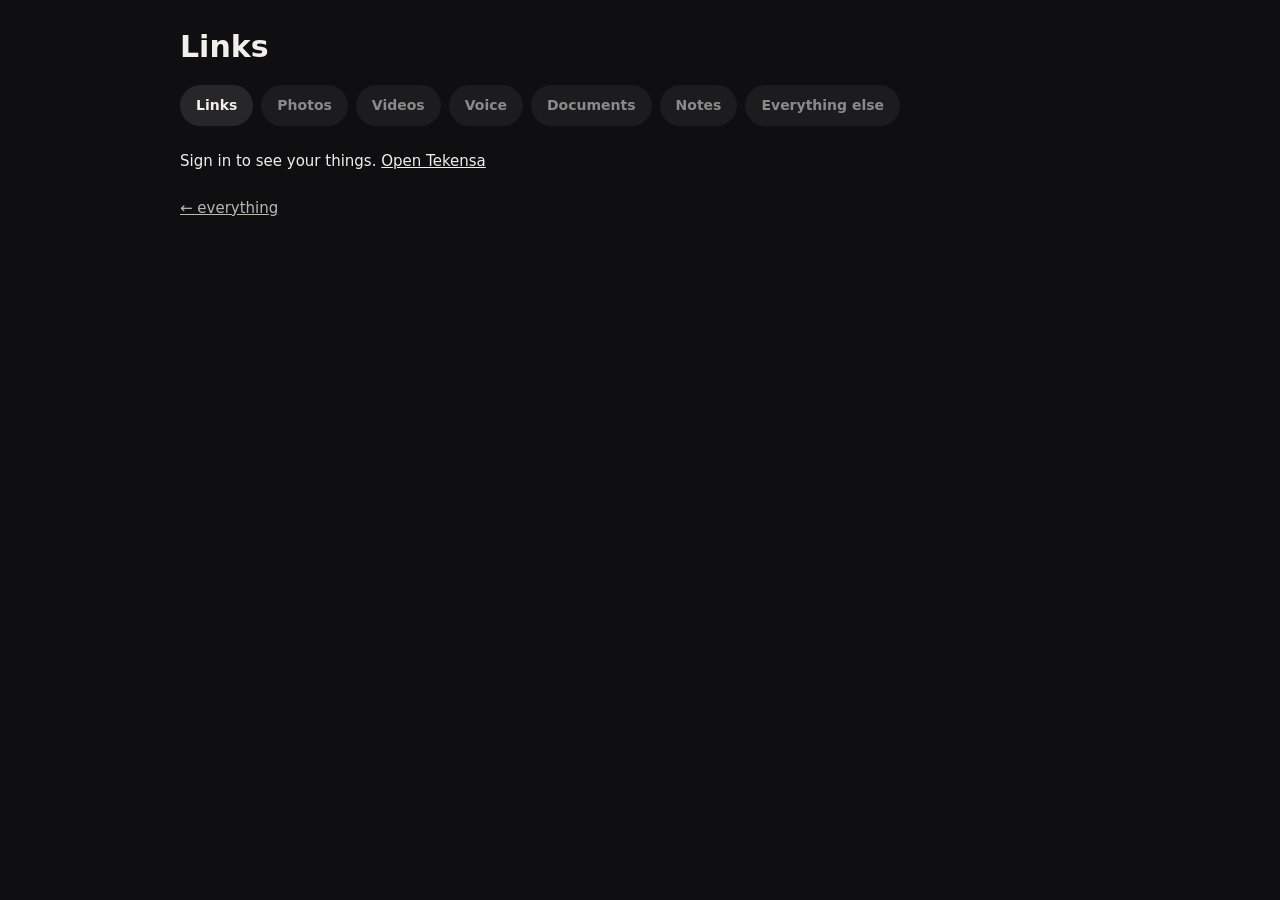
<file: home/collection.html>
<!doctype html>
<html lang="en">
<head>
<meta charset="utf-8" />
<meta name="viewport" content="width=device-width, initial-scale=1" />
<meta name="robots" content="noindex, nofollow" />
<meta http-equiv="Content-Security-Policy" content="default-src 'self'; script-src 'self'; style-src 'self' 'unsafe-inline' https://fonts.googleapis.com; font-src https://fonts.gstatic.com; img-src 'self' data: blob: https:; media-src 'self' blob: https://mahlfdtxrnrrqgyhzjhs.supabase.co; connect-src https://mahlfdtxrnrrqgyhzjhs.supabase.co; frame-src https://mahlfdtxrnrrqgyhzjhs.supabase.co; object-src 'none'; base-uri 'self'; form-action 'self'; upgrade-insecure-requests">
<meta name="referrer" content="no-referrer">
<title>Your collection</title>
<link rel="stylesheet" href="./styles.css" />
<style>
  /* Scoped to this page. `styles.css` belongs to index.html; borrowing its look
     without editing it is the point, so nothing here redefines a shared class. */
  .col-wrap { max-width: 60rem; margin: 0 auto; padding: 1.5rem 1.25rem 4rem; }
  .col-head { display: flex; align-items: baseline; gap: .75rem; flex-wrap: wrap; }
  .col-head h1 { margin: 0; }
  .col-count { opacity: .7; font-size: .95rem; }
  .col-kinds { display: flex; gap: .5rem; flex-wrap: wrap; margin: 1rem 0 1.5rem; }
  /* `.btn` from styles.css does the pill; this only says which one you are on. */
  .col-kind { opacity: .55; }
  .col-kind[aria-current='page'] { opacity: 1; }
  .col-grid { display: grid; grid-template-columns: repeat(auto-fill, minmax(14rem, 1fr)); gap: 1rem; }
  .col-card { border: 1px solid rgba(128,128,128,.25); border-radius: .75rem; overflow: hidden; display: flex; flex-direction: column; }
  .col-thumb { aspect-ratio: 16 / 10; width: 100%; object-fit: cover; background: rgba(128,128,128,.12); display: block; }
  .col-thumb-none { aspect-ratio: 16 / 10; background: rgba(128,128,128,.12); display: grid; place-items: center; font-size: .8rem; opacity: .6; }
  .col-body { padding: .7rem .8rem .9rem; display: flex; flex-direction: column; gap: .35rem; }
  .col-title { font-weight: 600; line-height: 1.25; }
  .col-meta { font-size: .8rem; opacity: .7; display: flex; gap: .5rem; flex-wrap: wrap; }
  .col-badge { font-size: .72rem; text-transform: lowercase; border: 1px solid currentColor; border-radius: 999px; padding: 0 .45rem; opacity: .8; }
  .col-note { opacity: .75; margin-top: 1.5rem; }
  .col-empty { opacity: .8; margin-top: 2rem; line-height: 1.6; }
  .col-err { color: #FF8A80; margin-top: 1rem; }
  [hidden] { display: none !important; }
</style>
</head>
<body>
<main class="col-wrap">
  <div class="col-head">
    <h1 id="col-title">Your collection</h1>
    <span id="col-count" class="col-count"></span>
  </div>

  <nav id="col-kinds" class="col-kinds" aria-label="Collections"></nav>

  <section id="col-signin" hidden>
    <p>Sign in to see your things. <a href="./index.html">Open Tekensa</a></p>
  </section>

  <section id="col-loading" class="col-note">Looking…</section>

  <section id="col-empty" class="col-empty" hidden></section>

  <div id="col-grid" class="col-grid" hidden></div>

  <p id="col-more" class="col-note" hidden></p>
  <div id="col-err" class="col-err" role="alert" aria-live="polite"></div>

  <p class="col-note"><a href="./index.html">← everything</a></p>
</main>

<script src="vendor/supabase-2.116.0.js"></script>
<script src="config.js"></script>
<script src="types.js"></script>
<script src="collection.js"></script>
</body>
</html>
</file>
<file: home/styles.css>
/* Tekensa web, on the app's design system (decided 2026-09-25): dark ground, the one blue accent,
   Unbounded for the voice (wordmark, titles, numbers), Inter for everything else. Every colour below
   names a token from the design system; the old amber/serif/mono values are in apps/web-old/2026-09-25. */
:root{
  --bg:#0F0F12;--bg2:#0F0F12;--surf:#17171C;--raise:#1C1C22;--line:rgba(241,239,234,.12);--line2:rgba(241,239,234,.2);
  --ink:#F1EFEA;--ink2:#9A9AA2;--mute:#9A9AA2;--chrome:#66666E;--accent:#7C7CFF;--accent-ink:#FFFFFF;--accent-soft:#23233A;
  --ok:#7C7CFF;--bad:#9A9AA2;--serif:"Unbounded",system-ui,sans-serif;--sans:"Inter",system-ui,-apple-system,"Segoe UI",sans-serif;--mono:"Inter",system-ui,sans-serif;
  --r:14px;--r-card:18px;--r-sheet:26px;--gutter:clamp(16px,4vw,48px);
}
*{box-sizing:border-box}
html{color-scheme:dark}
body{margin:0;background:var(--bg);color:var(--ink);font-family:var(--sans);font-size:15px;line-height:1.5;padding:0;-webkit-font-smoothing:antialiased}
a{color:inherit}
button{font:inherit;color:inherit;background:none;border:0;cursor:pointer;padding:0}
button:focus-visible,[tabindex]:focus-visible,input:focus-visible{outline:2px solid var(--accent);outline-offset:2px}
.hidden{display:none!important}
.sr{position:absolute;left:-9999px}

/* top bar */
.top{position:sticky;top:0;z-index:30;display:flex;align-items:center;gap:18px;padding:14px var(--gutter);background:linear-gradient(rgba(15,15,18,.98) 70%,rgba(15,15,18,0))}
.wordmark{display:flex;align-items:baseline;gap:8px;text-decoration:none;white-space:nowrap}
.wordmark b{font-family:var(--serif);font-weight:700;font-size:26px;letter-spacing:-.01em}
.wordmark small{font-family:var(--mono);font-size:10px;letter-spacing:.14em;text-transform:uppercase;color:var(--mute)}
.askfield{flex:1;max-width:520px;display:flex;align-items:center;gap:10px;background:rgba(255,255,255,.04);border:1px solid rgba(255,255,255,.08);border-radius:999px;padding:9px 16px;color:var(--mute);cursor:text;transition:border-color .15s,background .15s}
.askfield:hover{border-color:rgba(124,124,255,.45);background:rgba(255,255,255,.06)}
.askfield .k{margin-left:auto;font-family:var(--mono);font-size:11px;border:1px solid var(--line2);border-radius:5px;padding:1px 6px;color:var(--mute)}
.topnav{display:flex;gap:6px;margin-left:auto}
.topnav a{padding:8px 12px;border-radius:999px;text-decoration:none;color:var(--ink2);font-weight:500}
.topnav a.on,.topnav a:hover{background:var(--raise);color:var(--ink)}
.avatar{width:32px;height:32px;border-radius:50%;background:var(--accent);display:grid;place-items:center;font-weight:700;color:var(--accent-ink);font-size:13px}
.demo-btn{font-family:var(--mono);font-size:11px;letter-spacing:.08em;text-transform:uppercase;border:1px dashed var(--line2);border-radius:999px;padding:6px 10px;color:var(--mute)}
.demo-btn:hover{color:var(--ink);border-color:var(--mute)}

main{padding:8px var(--gutter) 120px;min-height:80vh}
.view{display:none}.view.on{display:block}

/* home hero */
.greet{display:flex;align-items:flex-end;justify-content:space-between;gap:24px;flex-wrap:wrap;margin:6px 0 18px}
.greet h1{font-family:var(--serif);font-weight:700;font-size:clamp(30px,4.2vw,46px);line-height:1.05;margin:0;letter-spacing:-.01em;text-wrap:balance}
.greet h1 em{font-style:italic;color:var(--accent)}
.greet p{margin:6px 0 0;color:var(--mute);max-width:56ch}
.billboard{position:relative;border-radius:18px;overflow:hidden;min-height:320px;display:flex;align-items:flex-end;margin:0 0 34px;background:var(--surf);isolation:isolate}
.billboard .bb-bg{position:absolute;inset:0;z-index:0}
.billboard .bb-card{position:absolute;border-radius:14px;box-shadow:0 30px 60px rgba(0,0,0,.5);transform:rotate(var(--rot));overflow:hidden}
.billboard .bb-card .poster{width:100%;height:100%;border-radius:14px;box-shadow:inset 0 0 0 1px rgba(255,255,255,.12)}
.billboard .bb-fade{position:absolute;inset:0;z-index:1;background:linear-gradient(90deg,rgba(15,15,18,.97) 0%,rgba(15,15,18,.9) 30%,rgba(15,15,18,.2) 58%,rgba(15,15,18,0) 100%),linear-gradient(0deg,rgba(15,15,18,.85) 0%,transparent 40%)}
.billboard{background:var(--surf)}
.billboard .bb{position:relative;z-index:2;padding:34px 36px 32px;max-width:560px;display:flex;flex-direction:column;gap:12px}
.billboard .bb .eyebrow{font-family:var(--mono);font-size:11px;font-weight:600;letter-spacing:.12em;text-transform:uppercase;color:var(--accent)}
.billboard .bb h2{font-family:var(--serif);font-weight:700;font-size:clamp(30px,3.6vw,44px);line-height:1;margin:0;letter-spacing:-.01em;text-wrap:balance}
.billboard .bb p{margin:0;color:var(--ink2);font-size:15px;max-width:46ch}
.billboard .bb .acts{display:flex;gap:8px;margin-top:6px;flex-wrap:wrap}
.btn{display:inline-flex;align-items:center;gap:8px;padding:10px 16px;border-radius:999px;font-weight:600;font-size:14px;background:rgba(255,255,255,.1);color:var(--ink);text-decoration:none;transition:background .15s}
.btn:hover{background:rgba(255,255,255,.16)}
.btn.y{background:var(--accent);color:var(--accent-ink)}
.btn.y:hover{background:#8F8FFF}
.layouts{display:flex;gap:4px;background:var(--surf);border:1px solid var(--line);border-radius:999px;padding:4px}
.layouts button{padding:6px 12px;border-radius:999px;color:var(--mute);font-weight:500;font-size:13px}
.layouts button.on{background:var(--raise);color:var(--ink)}

/* rails */
.rail{margin:0 0 38px;content-visibility:auto;contain-intrinsic-size:1px 360px}
.rail-h{display:flex;align-items:baseline;gap:12px;margin:0 0 12px}
.rail-h h2{font-size:19px;font-weight:600;margin:0;letter-spacing:-.01em}
.rail-h .why{font-size:13px;color:var(--mute)}
.rail-h a{margin-left:auto;font-size:13px;color:var(--mute);text-decoration:none;opacity:0;transition:opacity .15s}
.rail:hover .rail-h a,.rail-h a:focus-visible{opacity:1}
.rail-h a:hover{color:var(--ink)}
.track{display:flex;gap:14px;overflow-x:auto;scroll-snap-type:x proximity;padding:6px 2px 14px;margin:0 -2px;scrollbar-width:none}
.track::-webkit-scrollbar{display:none}
.track>*{scroll-snap-align:start;flex:0 0 auto}
.grid{display:grid;gap:14px;grid-template-columns:repeat(auto-fill,minmax(180px,1fr))}
.grid.wide{grid-template-columns:repeat(auto-fill,minmax(260px,1fr))}
.grid.vert{grid-template-columns:repeat(auto-fill,minmax(150px,1fr))}

/* cards */
.card{position:relative;display:block;text-align:left;border-radius:var(--r-card);overflow:visible;background:none;cursor:pointer;transition:transform .2s cubic-bezier(.2,.7,.2,1);user-select:none;-webkit-user-drag:element}
.card .poster{border-radius:12px;box-shadow:inset 0 0 0 1px rgba(255,255,255,.06),0 1px 0 rgba(255,255,255,.03);transition:box-shadow .2s,filter .2s}
.card:hover{transform:translateY(-3px) scale(1.015)}
.card:hover .poster{box-shadow:inset 0 0 0 1px rgba(255,255,255,.14),0 18px 40px rgba(0,0,0,.45);filter:brightness(1.06)}
.poster .ttl{position:absolute;left:12px;right:12px;bottom:12px;z-index:1;font-family:var(--serif);font-size:18px;line-height:1.1;letter-spacing:-.005em;color:#fff;text-shadow:0 2px 10px rgba(0,0,0,.5);display:-webkit-box;-webkit-line-clamp:3;-webkit-box-orient:vertical;overflow:hidden}
.poster .glyph{position:absolute;left:12px;top:12px;width:30px;height:30px;border-radius:50%;background:rgba(0,0,0,.35);display:grid;place-items:center;z-index:1}
.poster .glyph svg{width:15px;height:15px;opacity:.95;filter:none}
.poster .lights{position:absolute;inset:0;pointer-events:none;background:radial-gradient(70% 60% at 20% 10%,rgba(255,255,255,.22),transparent 70%),radial-gradient(45% 45% at 80% 30%,rgba(255,225,170,.16),transparent 70%),radial-gradient(70% 60% at 85% 100%,rgba(0,0,0,.4),transparent 70%)}
.poster .lights i{display:none}
.card.dragging{opacity:.5}
.card.sel{outline:2px solid var(--accent);outline-offset:2px}
.poster{position:relative;width:100%;overflow:hidden;display:grid;place-items:center;color:rgba(255,255,255,.9)}
.track .card .poster{height:200px}
.card.s-vert{width:118px}.card.s-sq{width:200px}.card.s-wide{width:320px}
.card.s-vert .poster .ttl{font-size:15px;left:9px;right:9px;bottom:10px;-webkit-line-clamp:4}
.card.s-vert .poster .glyph{left:9px;top:9px;width:26px;height:26px}.card.s-vert .poster .dur{right:8px;top:12px;font-size:10px}
.meta .t{word-break:break-word}
.grid .card .poster{width:100%;aspect-ratio:4/3;height:auto}
.grid.vert .card .poster{aspect-ratio:9/16}
.grid.sq .card .poster{aspect-ratio:1}
.poster .vig{position:absolute;inset:0;background:linear-gradient(180deg,rgba(0,0,0,.05) 0%,rgba(0,0,0,0) 35%,rgba(0,0,0,.55) 100%);pointer-events:none}
.poster>svg{width:44px;height:44px;opacity:.95;filter:drop-shadow(0 4px 12px rgba(0,0,0,.45));z-index:1}
.poster .dur{position:absolute;right:10px;bottom:10px;z-index:1;font-family:var(--mono);font-size:11px;background:rgba(0,0,0,.5);padding:2px 7px;border-radius:5px;backdrop-filter:none}
.poster .price{position:absolute;left:12px;bottom:12px;z-index:1;font-weight:700;font-size:16px;letter-spacing:-.01em;color:#fff;text-shadow:0 2px 8px rgba(0,0,0,.5)}
.poster .pin{position:absolute;left:12px;bottom:12px;z-index:1;display:flex;align-items:center;gap:6px;font-size:12.5px;font-weight:500;color:#fff;text-shadow:0 2px 8px rgba(0,0,0,.5)}
.poster .pin svg{width:14px;height:14px}
.poster .pin.tr{left:auto;bottom:auto;right:12px;top:14px;font-family:var(--mono);font-size:11px;font-weight:400;background:rgba(0,0,0,.45);padding:2px 7px;border-radius:5px;text-shadow:none}
.poster .ttl+.dur,.p-reel .dur,.p-tiktok .dur,.p-video .dur{bottom:auto;top:14px}
/* type-specific posters */
.p-doc .page{width:62%;height:78%;background:#F4F1EA;border-radius:4px;box-shadow:0 8px 24px rgba(0,0,0,.4);padding:12% 10%;display:flex;flex-direction:column;gap:6px}
.p-doc .page i{display:block;height:3px;background:#C9C4B8;border-radius:2px}
.p-doc .page i:first-child{height:6px;width:60%;background:#8A8378}
.p-doc .page i:nth-child(3){width:85%}.p-doc .page i:nth-child(5){width:70%}
.p-doc .badge{position:absolute;right:8px;top:8px;font-family:var(--mono);font-size:10px;background:var(--accent);color:var(--accent-ink);padding:2px 6px;border-radius:4px;letter-spacing:.06em}
.p-shot .phone{width:58%;height:84%;background:#F7F7F9;border-radius:14px;border:4px solid #23262D;padding:10% 8%;display:flex;flex-direction:column;gap:5px;color:#222}
.p-shot .phone i{display:block;height:4px;background:#D9DBE1;border-radius:2px}
.p-shot .phone i.h{height:8px;width:50%;background:#333}
.p-shot .phone i.a{background:#7C7CFF;width:40%;height:6px}
.p-shot .phone .row{display:flex;gap:4px;margin-top:auto}
.p-shot .phone .row i{flex:1;height:22px;border-radius:5px;background:#E4E6EC}
.p-voice .bars{display:flex;align-items:center;gap:3px;height:40%}
.p-voice .bars i{width:3px;background:rgba(255,255,255,.85);border-radius:2px}
.p-article .ed{position:absolute;inset:0;padding:14px;display:flex;flex-direction:column;justify-content:flex-end;z-index:1}
.p-article .ed b{font-family:var(--serif);font-weight:700;font-size:20px;line-height:1.1;letter-spacing:-.01em;display:-webkit-box;-webkit-line-clamp:3;-webkit-box-orient:vertical;overflow:hidden}
.p-note .txt{z-index:1}.p-doc .page,.p-shot .phone,.p-voice .bars{position:relative;z-index:1}
.p-article .ed small{font-family:var(--mono);font-size:10px;letter-spacing:.1em;text-transform:uppercase;opacity:.8;margin-bottom:6px}
.p-photo .frame{position:absolute;inset:0;background:radial-gradient(60% 50% at 30% 35%,rgba(255,255,255,.22),transparent 60%),radial-gradient(40% 40% at 75% 70%,rgba(0,0,0,.25),transparent 60%)}
.p-note .txt{position:absolute;inset:0;padding:14px;font-family:var(--serif);font-size:17px;line-height:1.2;color:rgba(255,255,255,.95);display:flex;align-items:flex-end}
.meta{padding:10px 2px 0;display:flex;flex-direction:column;gap:3px}
.meta .t{font-weight:500;font-size:13.5px;line-height:1.3;color:var(--ink);display:-webkit-box;-webkit-line-clamp:2;-webkit-box-orient:vertical;overflow:hidden}
.card.titled .meta .t{display:none}
.meta .s{display:flex;align-items:center;gap:6px;font-size:12px;color:var(--mute);white-space:nowrap;overflow:hidden;text-overflow:ellipsis}
.src{display:inline-flex;align-items:center;gap:4px}
.src i{width:6px;height:6px;border-radius:50%;background:var(--mute);display:inline-block}
.src i{background:var(--ink2)}.src.instagram i,.src.whatsapp i{background:var(--accent)}
.sugg{position:absolute;left:8px;right:8px;top:8px;background:rgba(20,22,27,.92);border:1px solid var(--line2);border-radius:8px;padding:8px 10px;font-size:12px;display:flex;flex-direction:column;gap:6px;z-index:2}
.sugg b{font-weight:600}
.sugg .acts{display:flex;gap:6px}
.sugg .acts button{font-size:12px;padding:4px 9px;border-radius:999px;background:var(--raise)}
.sugg .acts button.y{background:var(--accent);color:var(--accent-ink);font-weight:600}
.state{position:absolute;inset:0;display:grid;place-items:center;background:rgba(15,15,18,.78);z-index:3;font-family:var(--mono);font-size:12px;letter-spacing:.06em;text-transform:uppercase;color:var(--ink2)}
.state .dot{width:8px;height:8px;border-radius:50%;background:var(--accent);margin-right:8px;display:inline-block;animation:pulse 1.2s ease-in-out infinite}
@keyframes pulse{0%,100%{opacity:.35}50%{opacity:1}}
.card.new::after{content:"new";position:absolute;right:8px;top:8px;font-family:var(--mono);font-size:10px;letter-spacing:.1em;text-transform:uppercase;background:var(--accent);color:var(--accent-ink);padding:2px 6px;border-radius:4px;z-index:2}

/* category page */
.page-h{display:flex;align-items:flex-end;gap:20px;flex-wrap:wrap;margin:14px 0 18px}
.page-h h1{font-family:var(--serif);font-weight:700;font-size:clamp(30px,4vw,44px);margin:0;line-height:1}
.page-h p{margin:4px 0 0;color:var(--mute)}
.chips{display:flex;gap:6px;flex-wrap:wrap;margin:0 0 18px}
.chip{font-size:13px;padding:6px 12px;border-radius:999px;background:var(--surf);border:1px solid var(--line);color:var(--ink2)}
.chip.on{background:var(--accent-soft);border-color:var(--accent);color:var(--ink)}
.back{display:inline-flex;align-items:center;gap:6px;color:var(--mute);text-decoration:none;font-size:13px;margin:6px 0 2px}
.back:hover{color:var(--ink)}

/* spaces */
.spaces{display:grid;gap:14px;grid-template-columns:repeat(auto-fill,minmax(220px,1fr))}
.spaces{grid-template-columns:repeat(auto-fill,minmax(300px,1fr));gap:18px}
.space{position:relative;border-radius:16px;overflow:hidden;min-height:210px;display:flex;flex-direction:column;justify-content:flex-end;padding:18px 20px;text-align:left;background:var(--surf);box-shadow:inset 0 0 0 1px rgba(255,255,255,.06);transition:transform .2s cubic-bezier(.2,.7,.2,1),box-shadow .2s;text-decoration:none}
.space:hover{transform:translateY(-3px);box-shadow:inset 0 0 0 1px rgba(255,255,255,.12),0 18px 40px rgba(0,0,0,.45)}
.space.over{box-shadow:inset 0 0 0 2px var(--accent)}
.space .mos{position:absolute;inset:0;display:grid;grid-template-columns:1.4fr 1fr;grid-template-rows:1fr 1fr;gap:3px;padding:3px}
.space .mos i{display:block;border-radius:8px}
.space .mos i:first-child{grid-row:span 2}
.space .mos::after{content:"";position:absolute;inset:0;background:linear-gradient(180deg,rgba(15,15,18,.05) 20%,rgba(15,15,18,.94) 100%)}
.space h3{position:relative;font-family:var(--serif);font-weight:700;font-size:30px;margin:0;line-height:1;letter-spacing:-.01em}
.space small{position:relative;color:var(--ink2);font-size:13px;margin-top:6px}
.space.newbtn{border-style:dashed;justify-content:center;align-items:center;color:var(--mute);gap:6px}
.space.newbtn:hover{color:var(--ink)}
.dock{position:fixed;left:50%;bottom:22px;transform:translate(-50%,140%);visibility:hidden;opacity:0;transition:transform .22s ease,opacity .2s,visibility 0s .22s;z-index:40;display:flex;gap:8px;background:rgba(26,29,35,.96);border:1px solid var(--line2);border-radius:16px;padding:10px;box-shadow:0 20px 50px rgba(0,0,0,.5);max-width:calc(100vw - 32px);overflow-x:auto}
.dock.on{transform:translate(-50%,0);visibility:visible;opacity:1;transition:transform .22s ease,opacity .2s,visibility 0s}
.dock .d{padding:10px 14px;border-radius:10px;background:var(--raise);white-space:nowrap;font-weight:500;border:1px dashed transparent}
.dock .d.over{border-color:var(--accent);background:var(--accent-soft)}
.dock .d small{display:block;color:var(--mute);font-size:11px}
.dock .lbl{align-self:center;font-family:var(--mono);font-size:11px;letter-spacing:.08em;text-transform:uppercase;color:var(--mute);padding:0 6px}

/* sheet / detail */
.scrim{position:fixed;inset:0;background:rgba(0,0,0,.55);z-index:50;opacity:0;pointer-events:none;transition:opacity .2s}
.scrim.on{opacity:1;pointer-events:auto}
.sheet{position:fixed;top:0;right:0;bottom:0;width:min(600px,100vw);background:var(--bg2);border-left:1px solid var(--line);z-index:60;transform:translateX(100%);transition:transform .26s cubic-bezier(.2,.7,.2,1);overflow-y:auto;padding:0 0 48px;box-shadow:-30px 0 80px rgba(0,0,0,.5)}
.sheet.on{transform:none}
.sheet .hero{position:relative;padding:22px 22px 0;display:grid;place-items:center}
.sheet .hero::before{content:"";position:absolute;inset:0;background:var(--hero-bg,var(--surf));opacity:.35;filter:blur(30px)}
.sheet .hero .poster{position:relative;width:100%;height:auto;aspect-ratio:16/10;border-radius:14px;box-shadow:0 30px 60px rgba(0,0,0,.5),inset 0 0 0 1px rgba(255,255,255,.08)}
.sheet .hero.vert .poster{width:62%;aspect-ratio:9/14}
.sheet .hero.sq .poster{width:78%;aspect-ratio:1}
.sheet .poster .ttl,.sheet .poster .glyph,.sheet .poster .pin.tr{display:none}
.sheet .x{position:absolute;top:14px;right:14px;width:36px;height:36px;border-radius:50%;background:rgba(0,0,0,.55);display:grid;place-items:center;z-index:2;box-shadow:inset 0 0 0 1px rgba(255,255,255,.1)}
.sheet .body{padding:22px 26px;display:flex;flex-direction:column;gap:22px}
.sheet .sec{padding-top:18px;border-top:1px solid var(--line)}
.sheet h2{font-family:var(--serif);font-weight:700;font-size:30px;line-height:1.08;margin:0;letter-spacing:-.01em;text-wrap:balance}
.prov{font-family:var(--mono);font-size:11.5px;color:var(--mute);display:flex;flex-wrap:wrap;gap:6px 14px;line-height:1.7}
.prov b{color:var(--ink2);font-weight:500}
.orig{display:flex;gap:12px;align-items:center;padding:14px 16px;border-radius:12px;background:var(--surf);box-shadow:inset 0 0 0 1px rgba(255,255,255,.06)}
.orig .o{flex:1;min-width:0}.orig .o b{font-weight:600}.orig .o small{display:block;color:var(--mute);font-family:var(--mono);font-size:11px;white-space:nowrap;overflow:hidden;text-overflow:ellipsis;margin-top:2px}
.orig button{padding:9px 14px;border-radius:999px;background:var(--accent);color:var(--accent-ink);font-weight:600;font-size:13px;white-space:nowrap}
.sec h4{margin:0 0 8px;font-family:var(--mono);font-size:11px;font-weight:600;letter-spacing:.1em;text-transform:uppercase;color:var(--mute);font-weight:500}
.understand{font-family:var(--serif);font-size:19px;line-height:1.3;margin:0}
.tags{display:flex;flex-wrap:wrap;gap:6px}
.tag{font-size:12.5px;padding:4px 10px;border-radius:999px;background:var(--raise);color:var(--ink2)}
.tag.ent{background:var(--accent-soft);color:var(--ink)}
.conf{font-family:var(--mono);font-size:11px;color:var(--mute)}
.aisugg{display:flex;align-items:center;gap:10px;padding:12px 14px;border-radius:10px;background:var(--accent-soft);border:1px solid rgba(124,124,255,.35)}
.aisugg p{margin:0;flex:1;font-size:13.5px}
.aisugg button{padding:6px 10px;border-radius:999px;background:var(--raise);font-size:12.5px;font-weight:500}
.aisugg button.y{background:var(--accent);color:var(--accent-ink);font-weight:600}
.spacerow{display:flex;flex-wrap:wrap;gap:6px}
.spacerow button{font-size:12.5px;padding:5px 10px;border-radius:999px;border:1px dashed var(--line2);color:var(--ink2)}
.spacerow button.in{border-style:solid;border-color:var(--accent);color:var(--ink);background:var(--accent-soft)}
textarea.note{width:100%;min-height:64px;background:var(--surf);border:1px solid var(--line);border-radius:10px;color:var(--ink);padding:10px 12px;font:inherit;resize:vertical}
.grad{border-top:1px dashed var(--line2);padding-top:14px}
.grad .gsteps{display:flex;flex-wrap:wrap;gap:6px;align-items:center;font-size:12.5px;color:var(--mute)}
.grad .gsteps b{color:var(--ink2);font-weight:500;background:var(--surf);padding:3px 8px;border-radius:6px}
.grad .gsteps b.fut{opacity:.55;border:1px dashed var(--line2);background:none}
.grad .gsteps span{opacity:.5}
.futlbl{font-family:var(--mono);font-size:10px;letter-spacing:.1em;text-transform:uppercase;color:var(--accent);border:1px solid rgba(124,124,255,.4);padding:1px 6px;border-radius:4px}

/* ask overlay */
.ask{position:fixed;inset:0;z-index:70;display:none;align-items:flex-start;justify-content:center;padding:8vh 16px;background:rgba(10,11,14,.8);backdrop-filter:blur(6px)}
.ask.on{display:flex}
.askbox{width:min(880px,100%);background:var(--bg2);border:1px solid var(--line2);border-radius:18px;box-shadow:0 30px 80px rgba(0,0,0,.6);max-height:84vh;display:flex;flex-direction:column;overflow:hidden}
.askbox form{display:flex;align-items:center;gap:12px;padding:16px 18px;border-bottom:1px solid var(--line)}
.askbox input{flex:1;background:none;border:0;color:var(--ink);font-size:19px;font-family:var(--serif)}
.askbox input::placeholder{color:var(--mute)}
.askbox .go{background:var(--accent);color:var(--accent-ink);font-weight:600;padding:8px 14px;border-radius:999px}
.askbody{overflow-y:auto;padding:16px 18px 22px;display:flex;flex-direction:column;gap:16px}
.answer{font-family:var(--serif);font-size:27px;line-height:1.22;margin:0;text-wrap:balance;max-width:34ch}
.askbox{box-shadow:0 30px 80px rgba(0,0,0,.6),0 0 0 1px rgba(124,124,255,.12),0 -40px 120px -40px rgba(124,124,255,.18)}
.answer .n{color:var(--accent)}
.tries{display:flex;flex-wrap:wrap;gap:6px}
.tries button{font-size:13px;padding:6px 12px;border-radius:999px;background:var(--surf);border:1px solid var(--line);color:var(--ink2)}
.tries button:hover{color:var(--ink);border-color:var(--line2)}
.askacts{display:flex;gap:8px;flex-wrap:wrap}
.askacts button{font-size:13px;padding:6px 12px;border-radius:999px;background:var(--raise)}
.askacts button.y{background:var(--accent);color:var(--accent-ink);font-weight:600}
.honest{font-family:var(--mono);font-size:11px;color:var(--mute);border-left:2px solid var(--line2);padding-left:10px}

/* capture sim */
.sim{position:fixed;inset:0;z-index:80;display:none;place-items:center;background:rgba(10,11,14,.85);padding:16px}
.sim.on{display:grid}
.simbox{width:min(860px,100%);background:var(--bg2);border:1px solid var(--line2);border-radius:18px;display:grid;grid-template-columns:1fr 1fr;overflow:hidden;max-height:90vh}
.phone-wrap{background:#0B0C0F;padding:22px;display:grid;place-items:center}
.phone{width:min(320px,100%);height:560px;border-radius:32px;background:#111;border:6px solid #26292F;overflow:hidden;display:flex;flex-direction:column}
.ph-top{padding:12px 14px;font-size:13px;font-weight:600;display:flex;align-items:center;gap:8px}
.ph-top i{width:26px;height:26px;border-radius:50%;background:var(--accent);display:grid;place-items:center;font-size:12px;color:var(--accent-ink);font-weight:700}
.ph-top.wa{background:#075E54;color:#fff}
.ph-top.ig{background:#161616;color:#fff;border-bottom:1px solid #2A2A2A}
.ph-body{flex:1;padding:12px;display:flex;flex-direction:column;gap:8px;overflow:hidden}
.ph-body.wa{background:#0B141A}
.ph-body.ig{background:#000}
.bub{max-width:82%;padding:8px 10px;border-radius:12px;font-size:12.5px;line-height:1.35}
.bub.me{align-self:flex-end;background:var(--accent-soft);color:var(--ink);border-bottom-right-radius:3px}
.bub.them{align-self:flex-start;background:#202C33;color:#E9EDEF;border-bottom-left-radius:3px}
.bub.ig.me{background:var(--accent);color:var(--accent-ink)}
.bub.ig.them{background:#262626;color:#fff}
.bub .mini{width:150px;height:110px;border-radius:8px;margin-bottom:6px}
.bub small{display:block;opacity:.6;font-size:10px;margin-top:4px;text-align:right}
.simside{padding:22px;display:flex;flex-direction:column;gap:14px;overflow-y:auto}
.simside h3{font-family:var(--serif);font-weight:700;font-size:26px;margin:0}
.simside p{margin:0;color:var(--ink2);font-size:14px}
.steps{display:flex;flex-direction:column;gap:8px}
.step{display:flex;align-items:center;gap:10px;padding:10px 12px;border-radius:10px;background:var(--surf);color:var(--mute);font-size:14px}
.step i{width:10px;height:10px;border-radius:50%;background:var(--line2);flex:none}
.step.run{color:var(--ink)}.step.run i{background:var(--accent);animation:pulse 1s infinite}
.step.done{color:var(--ink2)}.step.done i{background:var(--ok)}
.step small{margin-left:auto;font-family:var(--mono);font-size:11px;color:var(--mute)}
.simside .picks{display:flex;gap:6px;flex-wrap:wrap}
.simside .picks button{font-size:13px;padding:6px 11px;border-radius:999px;background:var(--surf);border:1px solid var(--line);color:var(--ink2)}
.simside .picks button.on{border-color:var(--accent);color:var(--ink);background:var(--accent-soft)}
.simside .run{margin-top:auto;display:flex;gap:8px}
.simside .run button{padding:10px 16px;border-radius:999px;background:var(--raise);font-weight:600}
.simside .run button.y{background:var(--accent);color:var(--accent-ink)}
.proto{font-family:var(--mono);font-size:10.5px;letter-spacing:.08em;text-transform:uppercase;color:var(--accent);display:inline-flex;align-items:center;gap:6px}
.proto::before{content:"";width:6px;height:6px;border-radius:50%;background:var(--accent)}

/* demo drawer */
.drawer{position:fixed;top:0;right:0;bottom:0;width:min(380px,100vw);background:var(--bg2);border-left:1px solid var(--line);z-index:65;transform:translateX(100%);transition:transform .22s;padding:20px;overflow-y:auto;display:flex;flex-direction:column;gap:14px}
.drawer.on{transform:none}
.drawer h3{margin:0;font-family:var(--serif);font-weight:700;font-size:24px}
.drawer p{margin:0;color:var(--mute);font-size:13px}
.drawer .row{display:flex;flex-direction:column;gap:6px}
.drawer .row button{text-align:left;padding:10px 12px;border-radius:10px;background:var(--surf);border:1px solid var(--line);font-size:14px}
.drawer .row button:hover{border-color:var(--line2)}
.drawer .row button b{display:block;font-weight:600}
.drawer .row button small{color:var(--mute)}

/* toast */
.toast{position:fixed;left:50%;bottom:90px;transform:translate(-50%,20px);background:var(--raise);border:1px solid var(--line2);padding:10px 16px;border-radius:999px;font-size:14px;z-index:90;opacity:0;transition:all .2s;pointer-events:none;white-space:nowrap}
.toast.on{opacity:1;transform:translate(-50%,0)}

/* empty state */
.empty{min-height:70vh;display:grid;place-items:center;text-align:center;padding:40px 0}
.empty>div{width:100%;min-width:0}
.empty h1{font-family:var(--serif);font-weight:700;font-size:clamp(34px,5vw,58px);margin:0 0 10px;line-height:1.05;letter-spacing:-.01em}
.empty p{color:var(--ink2);margin:0 0 26px;max-width:44ch;font-size:17px}
.ways{display:grid;gap:10px;grid-template-columns:repeat(auto-fit,minmax(min(150px,100%),1fr));max-width:720px;margin:0 auto;width:100%}
.way{padding:16px 14px;border-radius:14px;background:var(--surf);border:1px solid var(--line);text-align:left}
.way b{display:block;font-weight:600;margin-bottom:4px}
.way small{color:var(--mute);font-size:12.5px;display:block;line-height:1.4}
.way .no{font-family:var(--mono);font-size:11px;color:var(--accent);margin-top:6px;display:block}

/* notes view */
.notes{max-width:78ch}
.notes h1{font-family:var(--serif);font-weight:700;font-size:40px;margin:14px 0 4px;line-height:1.05}
.notes h2{font-family:var(--serif);font-weight:700;font-size:28px;margin:40px 0 8px}
.notes h3{font-size:15px;font-weight:600;margin:22px 0 6px;letter-spacing:.01em}
.notes p,.notes li{color:var(--ink2)}
.notes p{margin:0 0 12px;max-width:70ch}
.notes ul,.notes ol{padding-left:20px;margin:0 0 12px}
.notes li{margin-bottom:5px}
.notes code{font-family:var(--mono);font-size:.86em;background:var(--surf);padding:1px 5px;border-radius:4px;color:var(--ink)}
.notes .tw{overflow-x:auto;border:1px solid var(--line);border-radius:10px;margin:10px 0 18px}
.notes table{border-collapse:collapse;width:100%;font-size:13.5px;min-width:520px}
.notes th,.notes td{text-align:left;padding:9px 12px;border-bottom:1px solid var(--line);vertical-align:top;color:var(--ink2)}
.notes th{font-family:var(--mono);font-size:11px;letter-spacing:.08em;text-transform:uppercase;color:var(--mute);font-weight:500;background:var(--surf)}
.notes tr:last-child td{border-bottom:0}
.notes td:first-child{color:var(--ink);font-weight:500}
.iamap{font-family:var(--mono);font-size:12.5px;line-height:1.7;background:var(--surf);border:1px solid var(--line);border-radius:10px;padding:14px 18px;overflow-x:auto;color:var(--ink2);white-space:pre}
.sw{display:flex;gap:8px;flex-wrap:wrap;margin:8px 0 14px}
.sw i{width:56px;height:56px;border-radius:10px;border:1px solid var(--line2);display:grid;place-items:end;padding:5px;font-family:var(--mono);font-size:9px;color:var(--ink2)}
.st{display:flex;flex-direction:column;gap:6px;margin:8px 0 14px}
.st div{display:flex;align-items:baseline;gap:14px}
.st span{font-family:var(--mono);font-size:11px;color:var(--mute);width:120px;flex:none}
.tag.real{background:rgba(140,211,166,.15);color:var(--ok)}
.tag.proto{background:var(--accent-soft);color:var(--accent)}

/* mobile */
.bottomnav{display:none}
@media (max-width:760px){
  .top{gap:10px;padding:10px 16px}
  .askfield{display:none}
  .topnav{display:none}
  .demo-btn{margin-left:auto}
  main{padding-bottom:140px}
  .bottomnav{position:fixed;left:0;right:0;bottom:0;z-index:35;display:grid;grid-template-columns:1fr 1fr 1fr 1.2fr 1fr;background:rgba(13,15,18,.96);border-top:1px solid var(--line);padding:8px 8px calc(8px + env(safe-area-inset-bottom))}
  .bottomnav a,.bottomnav button{display:flex;flex-direction:column;align-items:center;gap:3px;font-size:11px;color:var(--mute);text-decoration:none;padding:6px 0;border-radius:10px}
  .bottomnav a.on{color:var(--ink)}
  .bottomnav .askm{background:var(--accent);color:var(--accent-ink);font-weight:700;border-radius:999px;margin:-6px 10px 0;padding:9px 0;font-size:13px;box-shadow:0 8px 20px rgba(124,124,255,.25)}
  .track .card .poster{height:160px}
  .card.s-vert{width:96px}.card.s-sq{width:160px}.card.s-wide{width:250px}
  .sheet{width:100vw;border-left:0}
  .simbox{grid-template-columns:1fr;max-height:92vh;overflow-y:auto}
  .phone{height:380px}
  .dock{bottom:84px}
  .toast{bottom:150px}
  .greet{margin:6px 0 16px}
  .rail-h a{opacity:1}
  .billboard{min-height:300px;border-radius:14px}
  .billboard .bb{padding:22px 20px 22px}
  .billboard .bb-card{display:none}
  .billboard{background:radial-gradient(90% 80% at 100% 0%,transparent,transparent),var(--surf);min-height:0}
  .billboard .bb-fade{display:none}
  .sheet .hero{padding:16px 16px 0}
}
@media (prefers-reduced-motion:reduce){*{transition:none!important;animation:none!important}}

/* ---- layouts exploration ---- */
.lay-switch{display:flex;gap:6px;flex-wrap:wrap;margin:0 0 18px}
.lay-switch button{padding:8px 14px;border-radius:999px;background:var(--surf);border:1px solid var(--line);color:var(--ink2);font-size:13.5px}
.lay-switch button.on{background:var(--accent-soft);border-color:var(--accent);color:var(--ink)}
.lay-note{max-width:70ch;color:var(--ink2);margin:0 0 22px;font-size:14.5px}
.lay-note b{color:var(--ink)}
.layA{display:grid;grid-template-columns:220px 1fr;gap:26px}
.layA aside{border-right:1px solid var(--line);padding-right:18px}
.layA aside h4{font-family:var(--mono);font-size:11px;font-weight:600;letter-spacing:.1em;text-transform:uppercase;color:var(--mute);margin:14px 0 8px}
.layA aside a{display:block;padding:7px 10px;border-radius:8px;color:var(--ink2);text-decoration:none;font-size:14px}
.layA aside a.on,.layA aside a:hover{background:var(--raise);color:var(--ink)}
.layD{columns:5 180px;column-gap:14px}
.layD .card{break-inside:avoid;margin:0 0 14px;width:100%}
.layD .card .poster{width:100%;height:auto}
.layD .card.s-vert .poster{aspect-ratio:9/16}.layD .card.s-sq .poster{aspect-ratio:1}.layD .card.s-wide .poster{aspect-ratio:16/10}
.layE .askbig{display:flex;flex-direction:column;align-items:center;text-align:center;padding:60px 0 40px;gap:14px}
.layE .askbig h2{font-family:var(--serif);font-weight:700;font-size:clamp(30px,4vw,44px);margin:0;letter-spacing:-.01em}
.layE .askbig .field{width:min(640px,100%);display:flex;align-items:center;gap:10px;background:var(--surf);border:1px solid var(--line2);border-radius:999px;padding:14px 20px;color:var(--mute);font-size:17px;font-family:var(--serif)}
.layB .bigrecent{display:grid;grid-template-columns:repeat(auto-fill,minmax(210px,1fr));gap:14px;margin-bottom:30px}
.shelf{display:flex;gap:10px;overflow-x:auto;padding:4px 0 10px;scrollbar-width:none}
.shelf::-webkit-scrollbar{display:none}
.shelf a{flex:0 0 auto;padding:10px 14px;border-radius:12px;background:var(--surf);color:var(--ink);text-decoration:none;font-family:var(--serif);font-size:18px;box-shadow:inset 0 0 0 1px rgba(255,255,255,.06)}
.shelf a small{display:block;font-family:var(--sans);font-size:12px;color:var(--mute)}
@media (max-width:760px){.layA{grid-template-columns:1fr}.layA aside{border:0;padding:0;display:flex;gap:6px;overflow-x:auto}.layA aside h4{display:none}.layA aside a{white-space:nowrap}}

/* ---- failed / limited states on cards ---- */
.card .flag{position:absolute;left:8px;bottom:44px;z-index:2;font-family:var(--mono);font-size:10px;letter-spacing:.08em;text-transform:uppercase;padding:3px 7px;border-radius:5px;background:rgba(20,22,27,.9);color:var(--accent)}
.card.titled .flag{bottom:auto;top:8px;left:auto;right:8px}
.card.failed .poster{filter:saturate(.4) brightness(.8)}

/* ---- correction ---- */
.corr{display:flex;flex-wrap:wrap;gap:6px}
.corr button{font-size:12.5px;padding:5px 10px;border-radius:999px;background:var(--raise);color:var(--ink2)}
.corr button.on{background:var(--accent-soft);color:var(--ink);box-shadow:inset 0 0 0 1px var(--accent)}
.tag .x{margin-left:6px;opacity:.6;cursor:pointer}
.addtag{display:inline-flex;align-items:center;gap:6px}
.addtag input{background:var(--surf);border:1px solid var(--line);border-radius:999px;color:var(--ink);padding:4px 10px;font:inherit;font-size:12.5px;width:120px}
.lc{display:flex;flex-wrap:wrap;gap:6px 14px;align-items:center;font-family:var(--mono);font-size:11px;letter-spacing:.06em;text-transform:uppercase;color:var(--mute)}
.lc span{display:inline-flex;align-items:center;gap:6px}.lc i{width:7px;height:7px;border-radius:50%;background:var(--line2)}
.lc .done{color:var(--ink2)}.lc .done i{background:var(--ok)}.lc .fail i{background:transparent;border:1px solid var(--line2)}
.lc .lcnote{text-transform:none;letter-spacing:0;color:var(--accent)}
.truth{display:inline-block;font-family:var(--mono);font-size:10px;letter-spacing:.1em;text-transform:uppercase;padding:2px 7px;border-radius:4px;margin-right:6px;vertical-align:middle}
.truth.ob{background:var(--raise);color:var(--ink)}.truth.ai{background:var(--accent-soft);color:var(--accent)}.truth.you{background:var(--accent-soft);color:var(--accent)}
.obs{margin:0;padding-left:18px;color:var(--ink2);font-size:13.5px;line-height:1.5}.obs li{margin-bottom:3px}
.sheet .track .card{width:118px}.sheet .track .card .poster{height:120px}.sheet .track .card .meta .t{font-size:12px}
.sheet .sec h4{display:flex;align-items:center;gap:4px;flex-wrap:wrap}
/* magazine */
.mag{display:flex;flex-direction:column;gap:34px}
.mag-lead{display:grid;grid-template-columns:1.2fr 1fr;gap:26px;align-items:center;text-align:left;border-radius:16px;overflow:hidden;background:var(--surf)}
.mag-lead .poster{width:100%;height:340px}.mag-lead .poster .ttl{display:none}
.mag-lead-t{padding:10px 26px 10px 0}.mag-lead-t small{font-family:var(--mono);font-size:11px;font-weight:600;letter-spacing:.1em;text-transform:uppercase;color:var(--accent)}
.mag-lead-t h2{font-family:var(--serif);font-weight:700;font-size:clamp(28px,3.4vw,40px);line-height:1.05;margin:8px 0 10px}.mag-lead-t p{color:var(--ink2);margin:0;max-width:44ch}
.mag-sec h3{font-family:var(--serif);font-weight:700;font-size:26px;margin:0 0 12px;padding-bottom:8px;border-bottom:1px solid var(--line)}
.mag-grid{display:grid;grid-template-columns:repeat(auto-fill,minmax(220px,1fr));gap:18px}
.mag-item{text-align:left;display:flex;flex-direction:column;gap:6px}.mag-item .poster{width:100%;aspect-ratio:4/3;height:auto;border-radius:10px}.mag-item .poster .ttl{display:none}
.mag-item b{font-family:var(--serif);font-weight:700;font-size:19px;line-height:1.15}.mag-item small{color:var(--mute);font-size:12px}
/* library */
.lib{display:flex;flex-direction:column;border:1px solid var(--line);border-radius:10px;overflow:hidden}
.lib-row{display:grid;grid-template-columns:56px 2fr 1fr .8fr .8fr 1fr .7fr;gap:12px;align-items:center;text-align:left;padding:8px 12px;border-bottom:1px solid var(--line);font-size:13px}
.lib-row:hover{background:var(--surf)}.lib-row:last-child{border-bottom:0}
.lib-thumb .poster{width:56px;height:40px;border-radius:6px}.lib-thumb .poster>*:not(.lights):not(.vig){display:none}
.lib-t{font-weight:500;overflow:hidden;text-overflow:ellipsis;white-space:nowrap}.lib-m{color:var(--mute);overflow:hidden;text-overflow:ellipsis;white-space:nowrap}
@media (max-width:760px){.lib-row{grid-template-columns:48px 1fr .8fr}.lib-row .lib-m:nth-child(n+4){display:none}.mag-lead{grid-template-columns:1fr}.mag-lead .poster{height:220px}.mag-lead-t{padding:0 18px 18px}}
/* minimal */
.min{max-width:820px;margin:40px auto;text-align:center;display:flex;flex-direction:column;gap:18px;align-items:center}
.min h2{font-family:var(--serif);font-weight:700;font-size:clamp(36px,6vw,64px);margin:0;line-height:1}.min p{color:var(--mute);margin:0;font-size:17px}
.min-three{display:grid;grid-template-columns:repeat(auto-fit,minmax(200px,1fr));gap:22px;width:100%;margin-top:14px}
.min-item{text-align:left;display:flex;flex-direction:column;gap:8px}.min-item .poster{width:100%;aspect-ratio:4/5;height:auto;border-radius:14px}.min-item .poster .ttl{display:none}
.min-item b{font-family:var(--serif);font-weight:700;font-size:21px;line-height:1.15}.min-item small{color:var(--mute)}
.min-all{color:var(--accent);text-decoration:none;font-family:var(--serif);font-size:20px;margin-top:10px}
/* per-kind collection experiences */
.docs-list{display:flex;flex-direction:column;gap:2px}
.doc-row{display:grid;grid-template-columns:64px 1fr auto;gap:14px;align-items:center;text-align:left;padding:10px 12px;border-radius:10px}
.doc-row:hover{background:var(--surf)}.doc-row .poster{width:64px;height:64px;border-radius:8px}.doc-row .poster .badge,.doc-row .poster .dur{display:none}
.doc-row b{display:block;font-weight:500}.doc-row small{color:var(--mute);font-size:12.5px}.doc-row .r{font-family:var(--mono);font-size:11px;color:var(--mute);white-space:nowrap}
.voice-list{display:flex;flex-direction:column;gap:10px}
.voice-row{display:grid;grid-template-columns:190px 1fr;gap:16px;align-items:center;text-align:left;padding:10px;border-radius:12px;background:var(--surf)}
.voice-row .poster{width:190px;height:70px;border-radius:8px}.voice-row .poster .glyph{display:none}
.voice-row p{margin:0;font-style:italic;color:var(--ink2);font-size:14px}.voice-row small{color:var(--mute);font-size:12px;display:block;margin-top:4px}
.place-grid{display:grid;grid-template-columns:repeat(auto-fill,minmax(280px,1fr));gap:16px}
.place-card{text-align:left;border-radius:14px;overflow:hidden;background:var(--surf);box-shadow:inset 0 0 0 1px rgba(255,255,255,.06)}
.place-card .poster{width:100%;height:160px;border-radius:0}.place-card .poster .ttl{display:none}
.place-card .pb{padding:12px 14px}.place-card .pb b{font-family:var(--serif);font-weight:700;font-size:20px;display:block}.place-card .pb small{color:var(--mute);display:block;margin-top:3px;font-size:12.5px}
.place-card .pb .row{display:flex;gap:6px;flex-wrap:wrap;margin-top:8px}
.read-list{display:flex;flex-direction:column;gap:14px;max-width:760px}
.read-row{display:grid;grid-template-columns:1fr 150px;gap:18px;align-items:center;text-align:left;padding:14px 0;border-bottom:1px solid var(--line)}
.read-row b{font-family:var(--serif);font-weight:700;font-size:22px;line-height:1.15;display:block}.read-row p{margin:6px 0 0;color:var(--ink2);font-size:14px}.read-row small{color:var(--mute);font-size:12px;display:block;margin-top:6px}
.read-row .poster{width:150px;height:100px;border-radius:10px}.read-row .poster .ed,.read-row .poster .ttl{display:none}
@media (max-width:760px){.voice-row{grid-template-columns:1fr}.voice-row .poster{width:100%}.read-row{grid-template-columns:1fr}.read-row .poster{width:100%;height:140px}}

/* ---- claim ---- */
.claim{max-width:520px;margin:30px auto;display:flex;flex-direction:column;gap:16px}
.claim h1{font-family:var(--serif);font-weight:700;font-size:38px;line-height:1.05;margin:0}
.claim p{color:var(--ink2);margin:0}
.claim .waiting{display:flex;gap:8px;flex-wrap:wrap}
.claim .waiting i{width:52px;height:52px;border-radius:8px;display:block}
.claim input{background:var(--surf);border:1px solid var(--line2);border-radius:12px;color:var(--ink);padding:14px 16px;font:inherit;font-size:18px;letter-spacing:.04em}
.claim .row{display:flex;gap:8px;flex-wrap:wrap}
.claim .fine{font-family:var(--mono);font-size:11px;color:var(--mute);line-height:1.6}

/* ---- devices ---- */
.devices{display:grid;grid-template-columns:1.4fr 1fr;gap:28px;align-items:start}
.dev-web{border-radius:14px;background:var(--surf);box-shadow:inset 0 0 0 1px rgba(255,255,255,.06);padding:18px}
.dev-web h3,.dev-app h3{font-family:var(--mono);font-size:11px;font-weight:600;letter-spacing:.1em;text-transform:uppercase;color:var(--mute);margin:0 0 12px}
.dev-app .phone{height:600px;margin:0 auto}
.dev-app .ph-body{background:var(--bg);display:block;overflow:hidden}
.dev-app .mini-home h4{font-family:var(--serif);font-weight:700;font-size:20px;margin:6px 0 10px}
.dev-app .mini-row{display:flex;gap:8px;overflow:hidden;margin-bottom:14px}
.dev-app .mini-row .card{width:92px}.dev-app .mini-row .card .poster{height:120px}
.dev-app .mini-row .card .meta{display:none}
@media (max-width:760px){.devices{grid-template-columns:1fr}}

/* ---- upload modal ---- */
.upload{position:fixed;inset:0;z-index:80;display:none;place-items:center;background:rgba(10,11,14,.85);padding:16px}
.upload.on{display:grid}
.upbox{width:min(560px,100%);background:var(--bg2);border:1px solid var(--line2);border-radius:18px;padding:24px;display:flex;flex-direction:column;gap:14px}
.upbox h3{font-family:var(--serif);font-weight:700;font-size:26px;margin:0}
.upbox .drop{border:1px dashed var(--line2);border-radius:12px;padding:26px;text-align:center;color:var(--mute)}
.upbox input{background:var(--surf);border:1px solid var(--line);border-radius:10px;color:var(--ink);padding:12px 14px;font:inherit}
.upbox .picks{display:flex;gap:6px;flex-wrap:wrap}
.upbox .picks button{font-size:13px;padding:6px 11px;border-radius:999px;background:var(--surf);border:1px solid var(--line);color:var(--ink2)}
.upbox .picks button.on{border-color:var(--accent);color:var(--ink);background:var(--accent-soft)}
.upbox .run{display:flex;gap:8px;justify-content:flex-end}
.upbox .run button{padding:10px 16px;border-radius:999px;background:var(--raise);font-weight:600}
.upbox .run button.y{background:var(--accent);color:var(--accent-ink)}
.addbtn{display:inline-flex;align-items:center;gap:6px;padding:8px 12px;border-radius:999px;background:var(--raise);font-weight:500;font-size:13px}
.later{position:fixed;inset:0;z-index:95;display:none;place-items:center;background:var(--bg);color:var(--ink)}
.later.on{display:grid}
.later div{text-align:center}
.later h2{font-family:var(--serif);font-weight:700;font-size:clamp(34px,6vw,64px);margin:0 0 8px}
.later p{color:var(--mute);margin:0}

/* the document viewer in the item sheet: the original PDF, inline, from a signed URL */
.pdfview { width: 100%; height: 70vh; border: 1px solid var(--line, rgba(255,255,255,.08)); border-radius: 12px; background: #fff; margin-top: 10px; }

/* ---- the canonical object, its facts, and the four bands of the sheet (design mechanism 2026-09-13) ---- */
.sheet .canon{display:flex;flex-direction:column;gap:12px}
.facts{display:flex;flex-wrap:wrap;gap:8px}
.fact{display:inline-flex;flex-direction:column;gap:2px;padding:8px 12px;border-radius:10px;background:var(--surf);box-shadow:inset 0 0 0 1px rgba(255,255,255,.06);min-width:88px}
.fact small{font-family:var(--mono);font-size:10px;letter-spacing:.1em;text-transform:uppercase;color:var(--mute)}
.fact b{font-family:var(--serif);font-weight:700;font-size:20px;line-height:1.1;color:var(--ink);letter-spacing:-.01em}
.fact em{font-family:var(--mono);font-style:normal;font-size:10.5px;color:var(--mute)}
.band{margin-top:6px}
.band h3{margin:0;font-family:var(--mono);font-size:10.5px;letter-spacing:.16em;text-transform:uppercase;color:var(--mute);display:flex;align-items:center;gap:10px}
.band h3::after{content:"";flex:1;height:1px;background:var(--line)}
.sheet .band+.sec,.sheet .band+.orig{border-top:0;padding-top:4px}
.verbatim{margin:0;font-family:var(--mono);font-size:12.5px;line-height:1.55;color:var(--ink2);white-space:pre-wrap;word-break:break-word}
.verbatim.serif{font-family:var(--serif);font-style:italic;font-size:17px;line-height:1.35}
.orig.words .o small{white-space:pre-wrap;overflow:visible;font-family:var(--serif);font-size:16px;line-height:1.35;color:var(--ink)}
.lc .now{color:var(--ink)}.lc .now i{background:var(--accent);animation:pulse 1.2s ease-in-out infinite}
.lc .warn{color:var(--accent)}.lc .warn i{background:var(--accent)}
.lc .fail{color:var(--ink2)}
.card .meta .f{font-family:var(--serif);font-size:13.5px;color:var(--ink);letter-spacing:-.005em;white-space:nowrap;overflow:hidden;text-overflow:ellipsis}
.card .flag.bad{color:var(--ink2)}
.sheet .track .card .meta .why{font-family:var(--mono);font-size:10px;letter-spacing:.04em;color:var(--accent);white-space:normal;line-height:1.3}
.sheet .sec.acts{border-top-color:var(--line)}
.fine{font-family:var(--mono);font-size:11px;color:var(--mute)}

/* 0023: the day-by-day view — one section per day, a grid under each, the day's own words in the heading */
.rail.day{margin:0 0 30px;contain-intrinsic-size:1px 420px;scroll-margin-top:72px}
/* the day's heading rides just under the top bar while its things scroll by (Phase W: the column is the timeline) */
.rail.day .rail-h{position:sticky;top:58px;z-index:2;background:var(--bg,var(--surf));padding:10px 0 8px;margin:0 0 10px}
.datebar{display:flex;align-items:center;gap:6px;overflow-x:auto;scrollbar-width:none;margin:-16px 0 24px;padding:1px 0}
.datebar::-webkit-scrollbar{display:none}
.datebar .lbl{flex:none;width:46px;font-size:12px;color:var(--mute)}
.datebar .chip{flex:none;white-space:nowrap;cursor:pointer}
.datebar .chip:hover,.datebar .chip:focus-visible{border-color:var(--accent);color:var(--ink)}
#list-sub a.clear{color:var(--accent);text-decoration:none;margin-left:4px}
/* ---------- folders on the edge, the sort handle, the sort strip and the popover (Phase W.2–4) ---------- */
.boardwrap{display:grid;grid-template-columns:minmax(0,1fr);gap:28px;align-items:start}
.folders{display:none}
@media (min-width:1100px){
  .boardwrap{grid-template-columns:minmax(0,1fr) 210px}
  .folders{display:block;position:sticky;top:72px;max-height:calc(100vh - 90px);overflow-y:auto;scrollbar-width:none;padding:2px 0 20px}
  .brow.folders{display:none}
}
.folders h4{margin:0 0 6px;font-size:11px;letter-spacing:.08em;text-transform:uppercase;color:var(--mute);font-weight:600}
.folders h4+h4,.folders .new+h4{margin-top:18px}
.folders .f{display:flex;align-items:center;justify-content:space-between;gap:8px;width:100%;padding:8px 10px;border-radius:10px;color:var(--ink2);text-decoration:none;font-size:14px;border:1px dashed transparent;text-align:left}
.folders .f:hover{background:var(--raise);color:var(--ink)}
.folders .f.over{border-color:var(--accent);background:var(--accent-soft);color:var(--ink)}
.folders .f b{font-weight:600;font-size:12px;color:var(--mute);font-variant-numeric:tabular-nums}
.folders .f.dim{color:var(--mute)}
.folders .f.new{color:var(--mute);justify-content:flex-start;font-size:13px}
.folders .none,.folders .hint{margin:0 0 6px;padding:0 10px;color:var(--mute);font-size:12px}
.folders .hint{margin-top:18px}
.brow .chip.new{background:transparent;border-style:dashed;cursor:pointer}
.grid .card.ed .ed-s .sort{display:inline;color:var(--paper-ink);font-weight:600;border-bottom:1px dotted var(--paper-ink-dim);cursor:pointer}
.grid .card.ed .ed-s .sort.unsorted{color:#2A2AF0;border-bottom-color:#2A2AF0}
.grid .card.ed .ed-s .sort:hover{border-bottom-style:solid}
.sortstrip{margin:-10px 0 26px;min-width:0}
.sortstrip .rail-h{flex-wrap:wrap;row-gap:2px}
.sortstrip .rail-h h2{white-space:nowrap}
.sortstrip .srows{display:grid;gap:8px;grid-template-columns:repeat(auto-fill,minmax(300px,1fr));min-width:0}
.srow{display:grid;grid-template-columns:44px minmax(0,1fr) auto;gap:10px;align-items:center;padding:8px 10px 8px 8px;border-radius:12px;background:var(--surf);border:1px solid var(--line);min-width:0}
.srow .sthumb{width:44px;height:44px;border-radius:8px;overflow:hidden;position:relative}
.srow .sthumb img{width:100%;height:100%;object-fit:cover;display:block}
.srow .smain{display:flex;flex-direction:column;min-width:0}
.srow .st{font-size:14px;font-weight:500;white-space:nowrap;overflow:hidden;text-overflow:ellipsis}
.srow .ss{font-size:12px;color:var(--mute)}
.srow .sacts{display:flex;gap:6px;flex-wrap:wrap;justify-content:flex-end}
.srow .chip{cursor:pointer;font-size:12px;padding:5px 10px}
.srow .chip.maybe{border-color:var(--accent);color:var(--ink)}
.sortpop{position:fixed;z-index:70;width:min(420px,calc(100vw - 32px));background:var(--bg2);border:1px solid var(--line2);border-radius:16px;padding:14px 16px 16px;box-shadow:0 24px 60px rgba(0,0,0,.55);display:none}
.sortpop.on{display:block}
.sortpop .sp-h{display:flex;align-items:flex-start;gap:10px;margin:0 0 10px}
.sortpop .sp-h b{font-size:14px;font-weight:600;line-height:1.3;flex:1;min-width:0}
.sortpop .x{color:var(--mute);font-size:16px;line-height:1;padding:2px 6px;border-radius:8px}
.sortpop .x:hover{background:var(--raise);color:var(--ink)}
.sortpop h5{margin:10px 0 6px;font-size:11px;letter-spacing:.08em;text-transform:uppercase;color:var(--mute);font-weight:600}
.sortpop .sp-chips{display:flex;flex-wrap:wrap;gap:6px}
.sortpop .chip{cursor:pointer}
.sortpop .chip.maybe{border-color:var(--accent)}
.sortpop .chip.new{background:transparent;border-style:dashed}
.sortpop .sp-new{display:flex;gap:8px;margin:4px 0 8px}
.sortpop .sp-new input{flex:1;min-width:0;padding:9px 12px;border-radius:10px;background:var(--surf);border:1px solid var(--line);color:var(--ink);font:inherit}
.sortpop .hint{margin:0;font-size:12px;color:var(--mute)}
@media (max-width:760px){.sortpop{left:0!important;right:0;bottom:0;top:auto!important;width:100%;border-radius:18px 18px 0 0;padding-bottom:calc(16px + env(safe-area-inset-bottom,0px));max-height:70vh;overflow-y:auto}.sortstrip .srows{grid-template-columns:1fr}}
.rail.day .rail-h h2{font-family:var(--serif);font-weight:700;font-size:24px}
/* the end of today: the wall stops here until the person scrolls on (founder, 9 Nov 2026) */
.rail.day[hidden]{display:none}
.dayend{margin:-4px 0 34px;padding:22px 0 0;border-top:1px solid var(--line);text-align:center}
.dayend b{display:block;font-family:var(--serif);font-weight:700;font-size:20px;letter-spacing:-.01em}
.dayend small{display:block;margin-top:6px;font-size:12.5px;color:var(--mute)}
.tags a.tag{text-decoration:none;color:var(--accent)}

/* the search box's filters (2026-09-26): one row of chips per facet; a chip that is on narrows every result */
.askchips{display:flex;flex-wrap:wrap;gap:6px 10px;padding:10px 18px;border-bottom:1px solid var(--line);align-items:center}
.askchips .lbl{font-family:var(--mono);font-size:11px;letter-spacing:.08em;text-transform:uppercase;color:var(--mute);margin-right:2px}
.askchips .chip{cursor:pointer;font-size:12px;padding:4px 10px}
.askchips .sep{flex-basis:100%;height:0}
.askchips .chip.said{border-style:dashed}

/* 6.7: the server's answer and its count; 3.7: one quiet line about the app under the results */
.askcount{margin:0;font-family:var(--serif);font-size:14px;color:var(--ink2)}
.askcount .n{color:var(--accent);font-weight:700}
.install-line{display:flex;align-items:center;gap:10px;flex-wrap:wrap;margin:0;padding:10px 14px;border-radius:12px;background:var(--surf);box-shadow:inset 0 0 0 1px rgba(255,255,255,.06);font-size:13px;color:var(--ink2)}
.install-line a{color:var(--accent);text-decoration:none;font-weight:500;white-space:nowrap}
.install-line button{margin-left:auto;color:var(--mute);font-size:12px;padding:2px 6px;border-radius:6px}
.install-line button:hover{color:var(--ink);background:var(--raise)}

/* 5.2: a product or brand the reader named is a way to its shelf */
.tags a.tag.ent{color:var(--ink);text-decoration:none;box-shadow:inset 0 0 0 1px rgba(124,124,255,.45)}
.tags a.tag.ent:hover{box-shadow:inset 0 0 0 1px var(--accent)}

/* 3 Oct 2026: the home's index, cards that line up, and a card that says its shelf */
/* a card is a <button>; stretched to its row's height it centres what is inside, so cards of different shapes sat at
   different heights. Top-aligned, every poster starts on the same line. */
.track{align-items:flex-start}
.grid{align-items:start}
.browse{display:grid;gap:8px;margin:0 0 32px}
.brow{display:flex;align-items:center;gap:6px;overflow-x:auto;scrollbar-width:none;padding:1px 0}
.brow::-webkit-scrollbar{display:none}
.brow .lbl{flex:none;width:46px;font-size:12px;color:var(--mute)}
.brow .chip{flex:none;display:inline-flex;align-items:center;gap:7px;text-decoration:none;white-space:nowrap;transition:border-color .15s,color .15s}
.brow .chip b{font-weight:600;font-size:12px;color:var(--mute);font-variant-numeric:tabular-nums}
.brow .chip:hover,.brow .chip:focus-visible{border-color:var(--accent);color:var(--ink)}
.meta .s .c{color:var(--ink2)}
/* no picture: the poster is a short band, so the title and what to do with the thing are on screen at once */
.sheet .hero.bare .poster{width:100%;aspect-ratio:auto;height:84px}
.sheet .hero.bare .poster .ttl,.sheet .hero.bare .poster .ed,.sheet .hero.bare .poster .txt,.sheet .hero.bare .poster .glyph{display:none}
/* the card line under a narrow poster wraps instead of being cut mid-word */
.grid .meta .s{flex-wrap:wrap;white-space:normal;row-gap:0}
/* 3 Oct 2026, seen at phone width (the width a link from Instagram opens at):
   - the bottom bar has six things in it and had five columns, so `you` fell to a second row;
   - a shelf or a day was one full-width card per row — a long scroll of big posters, nothing like the grid a person
     scrolls on Instagram. Two across, with the poster title sized for it;
   - a day's heading wrapped onto three lines with its count squeezed beside it. */
@media (max-width:760px){
  .bottomnav{grid-template-columns:1fr 1fr 1fr 1fr 1.2fr 1fr}
  .grid,.grid.wide,.grid.vert{grid-template-columns:repeat(2,minmax(0,1fr));gap:12px 10px}
  .grid .poster .ttl{font-size:14px;left:9px;right:9px;bottom:9px}
  .grid .poster .glyph{left:8px;top:8px;width:24px;height:24px}
  .grid .poster .glyph svg{width:12px;height:12px}
  .rail.day .rail-h{flex-wrap:wrap;gap:2px 10px}
  .rail.day .rail-h h2{font-size:18px;line-height:1.2}
  .page-h h1{font-size:28px}
}

/* THE BOARD (founder, 3 Oct 2026: "organise it beautifully, like Pinterest"). The grid is a wall of columns, each
   card as tall as its picture: a reel's cover stands upright, a link's picture lies wide, a photo keeps its own shape,
   a note is its words on a tile. Columns are CSS columns, so the wall needs no script and reflows as covers arrive. */
.grid{display:block;columns:6 180px;column-gap:14px}
.grid .card{display:block;width:100%;break-inside:avoid;margin:0 0 18px}
.grid .card .poster{aspect-ratio:auto;height:auto;min-height:120px}
.grid .card .poster img.thumb{position:static;display:block;width:100%;height:auto;object-fit:contain}
/* a tile with no picture yet keeps a shape of its own kind until one arrives */
.grid .card .poster:not(.has-img){aspect-ratio:4/3}
.grid .card .p-reel:not(.has-img),.grid .card .p-tiktok:not(.has-img){aspect-ratio:3/4}
.grid .card .p-note:not(.has-img),.grid .card .p-doc:not(.has-img),.grid .card .p-product:not(.has-img){aspect-ratio:1}
/* on the board the words sit under the picture, never over it, so a cover is never written across */
.grid .card .poster .ttl{display:none}
.grid .card .poster .glyph{left:10px;top:10px}
.grid .card .meta{padding-top:8px}
.grid .card .meta .t{display:-webkit-box;font-weight:600;font-size:14px}
.grid .card .p-note .txt{position:absolute;inset:0;padding:16px;font-size:16px;line-height:1.3;align-items:flex-start;display:-webkit-box;-webkit-line-clamp:7;-webkit-box-orient:vertical;overflow:hidden}
.grid .card .p-note+ .meta .t{display:none}
@media (max-width:760px){
  .grid,.grid.wide,.grid.vert{display:block;columns:2 150px;column-gap:10px}
  .grid .card{margin:0 0 14px}
}

/* THE DAY FEED (the Walk's board, on the web — founder, 3 Oct 2026): past, today, the days to come, each row the thing
   and its kind of day. Display only — remind me and done are the phone's (ruling, 3 Oct). On the home board it is a short strip above the wall; on days it is the whole
   feed before the sent-by-day timeline. One accent, no colour for overdue: the word says it. */
.agenda{margin:0 0 30px}
.agenda.strip{margin:0 0 26px}
.agenda .rail-h a{opacity:1}
.ag-day{margin:0 0 14px}
.ag-day h3{font-family:var(--mono);font-size:11px;letter-spacing:.1em;text-transform:uppercase;color:var(--mute);margin:0 0 6px;font-weight:500}
.ag-row{display:flex;align-items:center;gap:12px;padding:10px 12px;border-radius:12px;background:var(--surf);box-shadow:inset 0 0 0 1px rgba(255,255,255,.06);margin:0 0 6px;border:0;width:100%;text-align:left;color:var(--ink);cursor:pointer;font:inherit}
.ag-main{flex:1;min-width:0;display:flex;flex-direction:column;gap:2px}
.ag-t{font-weight:600;font-size:14px;line-height:1.3;white-space:nowrap;overflow:hidden;text-overflow:ellipsis}
.ag-s{font-size:12.5px;color:var(--mute)}
.ag-row.overdue .ag-s{color:var(--ink2);font-weight:500}
.ag-more{display:inline-block;margin:4px 0 0;font-size:13px;color:var(--mute);text-decoration:none}
.ag-more:hover{color:var(--ink)}
.ag-flat{display:grid;grid-template-columns:1fr;gap:6px}.ag-flat .ag-row{margin:0}
@media (min-width:761px){.ag-flat{grid-template-columns:repeat(auto-fill,minmax(300px,1fr));gap:6px 12px}}
.agenda:not(.strip) .ag-row{max-width:720px}
.ag-flat{grid-template-columns:minmax(0,1fr)}.ag-flat .ag-row{min-width:0}.agenda .rail-h h2{white-space:nowrap}
.ag-app{font-size:13px;color:var(--mute);margin:6px 0 0}.ag-app a{color:var(--ink);margin-left:6px}
.ag-row{min-width:0;max-width:100%;box-sizing:border-box;overflow:hidden}.ag-main{width:100%}
@media (min-width:761px){.ag-flat{grid-template-columns:repeat(auto-fill,minmax(300px,1fr))}}
/* a note on the board is as tall as its words (seen with real rows, 3 Oct 2026: two-word notes were standing 300px tall) */
.grid .card .p-note:not(.has-img){aspect-ratio:auto;min-height:0}
.grid .card .p-note .txt{position:static;padding:18px 16px 22px;min-height:84px;display:block;font-size:16px}
.grid .card .p-note .vig{display:none}
.grid .card .p-note .txt{text-align:left;width:100%;justify-self:stretch;align-self:stretch}

/* THE EDITORIAL TILE (founder, 4 Oct 2026): paper on the dark board. Picture, source mark, serif headline with the found
   words in bold italic, one quiet line of facts. The paper is warm, never pure white; the ink is near-black. */
/* the paper's own ink tokens — NOT --ink: that is the page's (9 Nov 2026: this block had redefined --ink to near-black on
   :root, and every heading on the dark board — the greeting, the day headings — had been near-invisible since 4 Oct) */
:root{--paper:#F5F2EB;--paper2:#ECE8DF;--paper-ink:#141311;--paper-ink-dim:#6E6A62;--editorial:"Newsreader","Iowan Old Style","Palatino Linotype",Georgia,serif}
.grid .card.ed{background:var(--paper);color:var(--paper-ink);border-radius:18px;padding:12px 12px 16px;box-shadow:0 1px 0 rgba(255,255,255,.05),0 14px 34px rgba(0,0,0,.35);transition:transform .2s cubic-bezier(.2,.7,.2,1),box-shadow .2s}
.grid .card.ed:hover{transform:translateY(-2px);box-shadow:0 1px 0 rgba(255,255,255,.07),0 22px 48px rgba(0,0,0,.45)}
.grid .card.ed .ed-media .poster{border-radius:10px;box-shadow:inset 0 0 0 1px rgba(0,0,0,.06);min-height:0}
.grid .card.ed .ed-media .poster:not(.has-img){aspect-ratio:4/3}
.grid .card.ed .ed-media .p-reel:not(.has-img),.grid .card.ed .ed-media .p-tiktok:not(.has-img){aspect-ratio:4/5}
.grid .card.ed .ed-media .p-doc:not(.has-img){aspect-ratio:1;background:var(--paper2)!important}
.grid .card.ed .ed-media .p-doc .page{background:#fff;box-shadow:0 2px 10px rgba(0,0,0,.12)}
.grid .card.ed .ed-media .p-voice:not(.has-img){aspect-ratio:16/7;background:var(--paper2)!important}
.grid .card.ed .ed-media .p-voice .bars i{background:var(--paper-ink)}
.grid .card.ed .ed-media .poster .vig{display:none}
.grid .card.ed .flag{position:static;display:inline-block;margin:10px 2px 0;background:var(--paper2);color:var(--paper-ink-dim);letter-spacing:.06em}.grid .card.ed .flag.bad{color:#8a3b2e}.grid .card.ed .flag+.ed-src{margin-top:8px}
.grid .card.ed .ed-src{display:flex;align-items:baseline;gap:8px;margin:12px 2px 8px;font-family:var(--sans);font-size:11px;font-weight:700;letter-spacing:.01em;color:var(--paper-ink);text-transform:none}
.grid .card.ed .ed-src small{font-weight:500;font-size:11px;color:var(--paper-ink-dim)}
.grid .card.ed .ed-h{font-family:var(--editorial);font-weight:500;font-size:23px;line-height:1.1;letter-spacing:-.012em;color:var(--paper-ink);margin:0 2px;text-wrap:pretty;font-optical-sizing:auto;display:-webkit-box;-webkit-line-clamp:5;-webkit-box-orient:vertical;overflow:hidden}
.grid .card.ed .ed-h em{font-style:italic;font-weight:700}
.grid .card.ed .ed-s{margin:10px 2px 0;font-family:var(--sans);font-size:12px;color:var(--paper-ink-dim)}
.grid .card.ed .ed-media + .ed-src{margin-top:12px}
.grid .card.ed.words .ed-src{margin-top:4px}
@media (max-width:760px){.grid .card.ed{padding:10px 10px 13px;border-radius:14px}.grid .card.ed .ed-h{font-size:17px;line-height:1.12}.grid .card.ed .ed-src{margin:10px 1px 6px}}
/* the filer's guess when it would not commit (facets.maybe): outlined, never filled — it is a question, not an answer */
.corr button.maybe{box-shadow:inset 0 0 0 1.5px var(--accent);color:var(--ink)}
/* a list of what was named: one row per name, the count and the last day under it */
.namelist{display:grid;grid-template-columns:repeat(auto-fill,minmax(220px,1fr));gap:8px;margin:6px 0 22px}
.namelist .nm{display:flex;flex-direction:column;gap:2px;padding:10px 12px;border-radius:12px;background:var(--surf);box-shadow:inset 0 0 0 1px rgba(255,255,255,.06);text-decoration:none;color:var(--ink);min-width:0}
.namelist .nm b{font-weight:600;font-size:14px;white-space:nowrap;overflow:hidden;text-overflow:ellipsis}.namelist .nm small{font-size:12px;color:var(--mute)}
.namelist .nm:hover{box-shadow:inset 0 0 0 1px rgba(255,255,255,.16)}
@media (max-width:760px){.namelist{grid-template-columns:1fr 1fr}}
</file>
<file: ops/styles.css>
/* The team's pages (/ops, /status) on the board's design system. The tokens, chips, cards and the sortpop are
   COPIED from /home/styles.css (not linked): home is another seat's file, and a change to the board must never
   move this page by accident. If the board's tokens change, change them here too. Phone width (390 px) first. */
:root{
  --bg:#0F0F12;--bg2:#0F0F12;--surf:#17171C;--raise:#1C1C22;--line:rgba(241,239,234,.12);--line2:rgba(241,239,234,.2);
  --ink:#F1EFEA;--ink2:#9A9AA2;--mute:#9A9AA2;--chrome:#66666E;--accent:#7C7CFF;--accent-ink:#FFFFFF;--accent-soft:#23233A;
  --warn:#EF8A7E;--serif:"Unbounded",system-ui,sans-serif;--sans:"Inter",system-ui,-apple-system,"Segoe UI",sans-serif;
  --r:14px;--r-card:18px;--gutter:clamp(16px,4vw,48px);
}
*{box-sizing:border-box}
html{color-scheme:dark}
body{margin:0;background:var(--bg);color:var(--ink);font-family:var(--sans);font-size:15px;line-height:1.5;-webkit-font-smoothing:antialiased}
a{color:inherit}
button{font:inherit;color:inherit;background:none;border:0;cursor:pointer;padding:0}
button:focus-visible,a:focus-visible,input:focus-visible,select:focus-visible,textarea:focus-visible{outline:2px solid var(--accent);outline-offset:2px}
[hidden]{display:none!important}
input,select,textarea{font:inherit;color:var(--ink);background:var(--surf);border:1px solid var(--line2);border-radius:12px;padding:10px 12px;min-width:0}
textarea{width:100%;min-height:110px;resize:vertical}

.oneline{max-width:440px;margin:80px auto;padding:0 16px;color:var(--ink2);font-size:17px}

.top{position:sticky;top:0;z-index:30;display:flex;align-items:center;gap:12px;padding:12px var(--gutter);background:linear-gradient(rgba(15,15,18,.98) 70%,rgba(15,15,18,0));flex-wrap:wrap}
.wordmark{display:flex;align-items:baseline;gap:8px;text-decoration:none;white-space:nowrap}
.wordmark b{font-family:var(--serif);font-weight:700;font-size:22px;letter-spacing:-.01em}
.wordmark small{font-size:10px;letter-spacing:.14em;text-transform:uppercase;color:var(--mute)}
.doornav{display:flex;gap:4px;margin-left:auto;background:var(--surf);border:1px solid var(--line);border-radius:999px;padding:4px}
.doornav button{padding:6px 12px;border-radius:999px;color:var(--mute);font-weight:500;font-size:13px}
.doornav button.on{background:var(--raise);color:var(--ink)}

main{padding:8px var(--gutter) 80px}
.page-h{display:flex;align-items:flex-end;gap:12px;flex-wrap:wrap;margin:10px 0 16px}
.page-h h1{font-family:var(--serif);font-weight:700;font-size:clamp(28px,4vw,40px);margin:0;line-height:1}
.page-h p{margin:4px 0 0;color:var(--mute);font-size:13px}
.sec{font-size:17px;font-weight:600;margin:28px 0 10px;letter-spacing:-.01em}
.panel h3{font-size:14px;font-weight:600;margin:14px 0 4px}
.fine{font-size:12px;color:var(--mute);margin:0 0 8px}
.row{display:flex;gap:8px;flex-wrap:wrap;align-items:center}
.row input{flex:1;min-width:160px}

.btn{display:inline-flex;align-items:center;gap:8px;padding:9px 14px;border-radius:999px;font-weight:600;font-size:14px;background:rgba(255,255,255,.1);color:var(--ink);text-decoration:none}
.btn:hover{background:rgba(255,255,255,.16)}
.btn.y{background:var(--accent);color:var(--accent-ink)}
.chips{display:flex;gap:6px;flex-wrap:wrap;margin:0 0 12px}
.chip{font-size:13px;padding:6px 12px;border-radius:999px;background:var(--surf);border:1px solid var(--line);color:var(--ink2);cursor:pointer}
.chip.on{background:var(--accent-soft);border-color:var(--accent);color:var(--ink)}
.chip.warn{border-color:var(--warn);color:var(--ink)}
button.chip:disabled{opacity:.5;cursor:default}

/* the count cards: two across on a phone */
.cards{display:grid;gap:10px;grid-template-columns:repeat(auto-fill,minmax(160px,1fr))}
.card{background:var(--surf);border:1px solid var(--line);border-radius:var(--r);padding:12px 14px;min-width:0}
.card .n{font-family:var(--serif);font-weight:700;font-size:24px;line-height:1.1;display:block}
.card .l{font-size:12px;color:var(--mute);display:block;margin-top:2px}
.card .s{font-size:12px;color:var(--ink2);display:block;margin-top:4px;overflow-wrap:anywhere}
.card.warn{border-color:var(--warn)}
.pulse{font-size:11px;letter-spacing:.08em;text-transform:uppercase;color:var(--accent)}

.funnel{display:grid;gap:6px}
.step{display:grid;grid-template-columns:minmax(0,1fr) auto;gap:4px 10px;align-items:baseline;background:var(--surf);border:1px solid var(--line);border-radius:12px;padding:10px 12px}
.step b{font-family:var(--serif);font-size:18px}
.step .bar{grid-column:1/-1;height:4px;border-radius:2px;background:var(--raise);overflow:hidden}
.step .bar i{display:block;height:100%;background:var(--accent)}
.step small{color:var(--mute);font-size:12px}

/* issues */
.issues{display:grid;gap:8px}
.issue{background:var(--surf);border:1px solid var(--line);border-radius:12px;padding:10px 12px;display:grid;gap:6px;min-width:0}
.issue .t{font-weight:600;font-size:14px;overflow-wrap:anywhere}
.issue .m{font-size:12px;color:var(--mute)}
.issue .acts{display:flex;gap:6px;flex-wrap:wrap}
.issue .acts .chip{font-size:12px;padding:5px 10px}
.sev{font-size:10px;letter-spacing:.1em;text-transform:uppercase;padding:2px 6px;border-radius:4px;background:var(--raise);color:var(--ink2)}
.sev.critical,.sev.high{background:var(--warn);color:#0F0F12}
.sevh{font-size:11px;letter-spacing:.1em;text-transform:uppercase;color:var(--mute);margin:10px 0 0}
.empty{color:var(--mute);font-size:14px;padding:6px 0}

/* QA strip: the board's sort strip */
.qstrip{display:grid;gap:8px;grid-template-columns:repeat(auto-fill,minmax(300px,1fr))}
.srow{display:grid;grid-template-columns:56px minmax(0,1fr) auto;gap:10px;align-items:center;padding:8px 10px 8px 8px;border-radius:12px;background:var(--surf);border:1px solid var(--line);min-width:0}
.srow .sthumb{width:56px;height:56px;border-radius:8px;overflow:hidden;background:var(--raise)}
.srow .sthumb img{width:100%;height:100%;object-fit:cover;display:block}
.srow .smain{display:flex;flex-direction:column;min-width:0;gap:2px}
.srow .st{font-size:14px;font-weight:500;white-space:nowrap;overflow:hidden;text-overflow:ellipsis}
.srow .ss{font-size:12px;color:var(--mute);overflow:hidden;text-overflow:ellipsis;white-space:nowrap}
.srow.done{opacity:.55}

.links{margin:0;padding-left:18px;color:var(--ink2)}
.links li{margin:4px 0}

/* the sortpop and the sheet, from the board */
.scrim{position:fixed;inset:0;background:rgba(0,0,0,.55);z-index:50;opacity:0;pointer-events:none;transition:opacity .2s}
.scrim.on{opacity:1;pointer-events:auto}
.sortpop{position:fixed;z-index:70;left:0;right:0;bottom:0;width:100%;background:var(--bg2);border:1px solid var(--line2);border-radius:18px 18px 0 0;padding:14px 16px calc(16px + env(safe-area-inset-bottom,0px));box-shadow:0 24px 60px rgba(0,0,0,.55);display:none;max-height:70vh;overflow-y:auto}
.sortpop.on{display:block}
.sortpop .sp-h{display:flex;align-items:flex-start;gap:10px;margin:0 0 10px}
.sortpop .sp-h b{font-size:14px;font-weight:600;line-height:1.3;flex:1;min-width:0}
.sortpop .x,.sheet .x{color:var(--mute);font-size:16px;line-height:1;padding:2px 6px;border-radius:8px}
.sortpop h5{margin:10px 0 6px;font-size:11px;letter-spacing:.08em;text-transform:uppercase;color:var(--mute);font-weight:600}
.sortpop .sp-chips{display:flex;flex-wrap:wrap;gap:6px}
.sheet{position:fixed;z-index:60;top:0;right:0;bottom:0;width:min(560px,100vw);background:var(--bg2);border-left:1px solid var(--line2);padding:16px;overflow-y:auto;transform:translateX(100%);transition:transform .2s;visibility:hidden}
.sheet.on{transform:none;visibility:visible}
.sheet .sp-h{display:flex;gap:10px;align-items:flex-start;margin-bottom:8px}
.sheet .sp-h b{flex:1;min-width:0;font-size:16px;overflow-wrap:anywhere}
.sheet pre{white-space:pre-wrap;overflow-wrap:anywhere;font-size:12px;background:var(--surf);border:1px solid var(--line);border-radius:10px;padding:10px;color:var(--ink2);max-height:40vh;overflow:auto}
.sheet h5{margin:14px 0 6px;font-size:11px;letter-spacing:.08em;text-transform:uppercase;color:var(--mute);font-weight:600}

.toast{position:fixed;left:50%;bottom:24px;transform:translate(-50%,20px);background:var(--raise);border:1px solid var(--line2);padding:10px 16px;border-radius:999px;font-size:14px;z-index:90;opacity:0;transition:all .2s;pointer-events:none;max-width:calc(100vw - 32px)}
.toast.on{opacity:1;transform:translate(-50%,0)}

/* /status */
.status{max-width:520px;margin:0 auto;padding:40px 16px 60px}
.status h1{font-family:var(--serif);font-weight:700;font-size:32px;margin:0 0 18px;line-height:1.05}
.status ul{list-style:none;margin:0;padding:0;display:grid;gap:8px}
.status li{background:var(--surf);border:1px solid var(--line);border-radius:12px;padding:12px 14px;display:flex;gap:10px;align-items:baseline}
.status li i{width:8px;height:8px;border-radius:50%;background:var(--accent);flex:none;transform:translateY(-1px)}
.status li.down i{background:var(--warn)}
.status .fine{margin-top:14px}

@media (min-width:761px){
  .sortpop{left:50%;right:auto;bottom:auto;top:20vh;transform:translateX(-50%);width:min(420px,calc(100vw - 32px));border-radius:16px}
}
@media (prefers-reduced-motion:reduce){*{transition:none!important;animation:none!important}}
</file>
